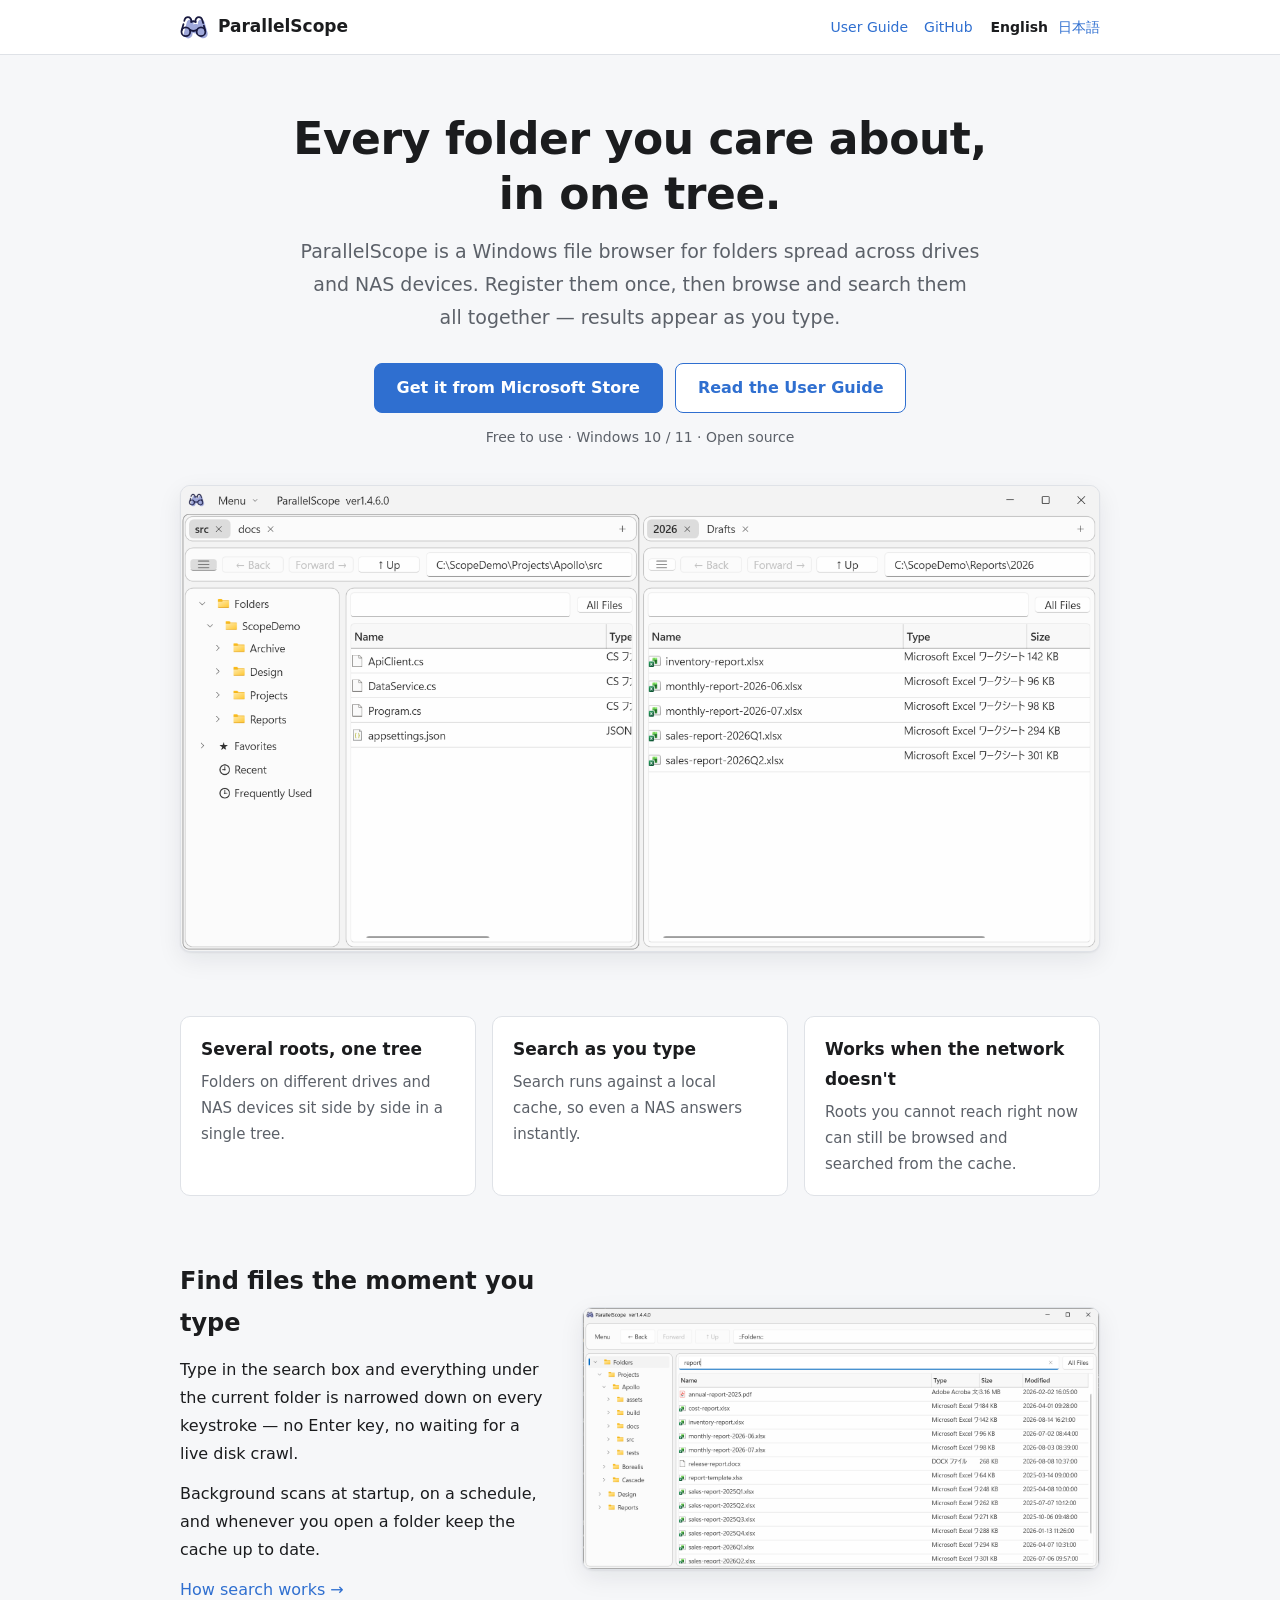
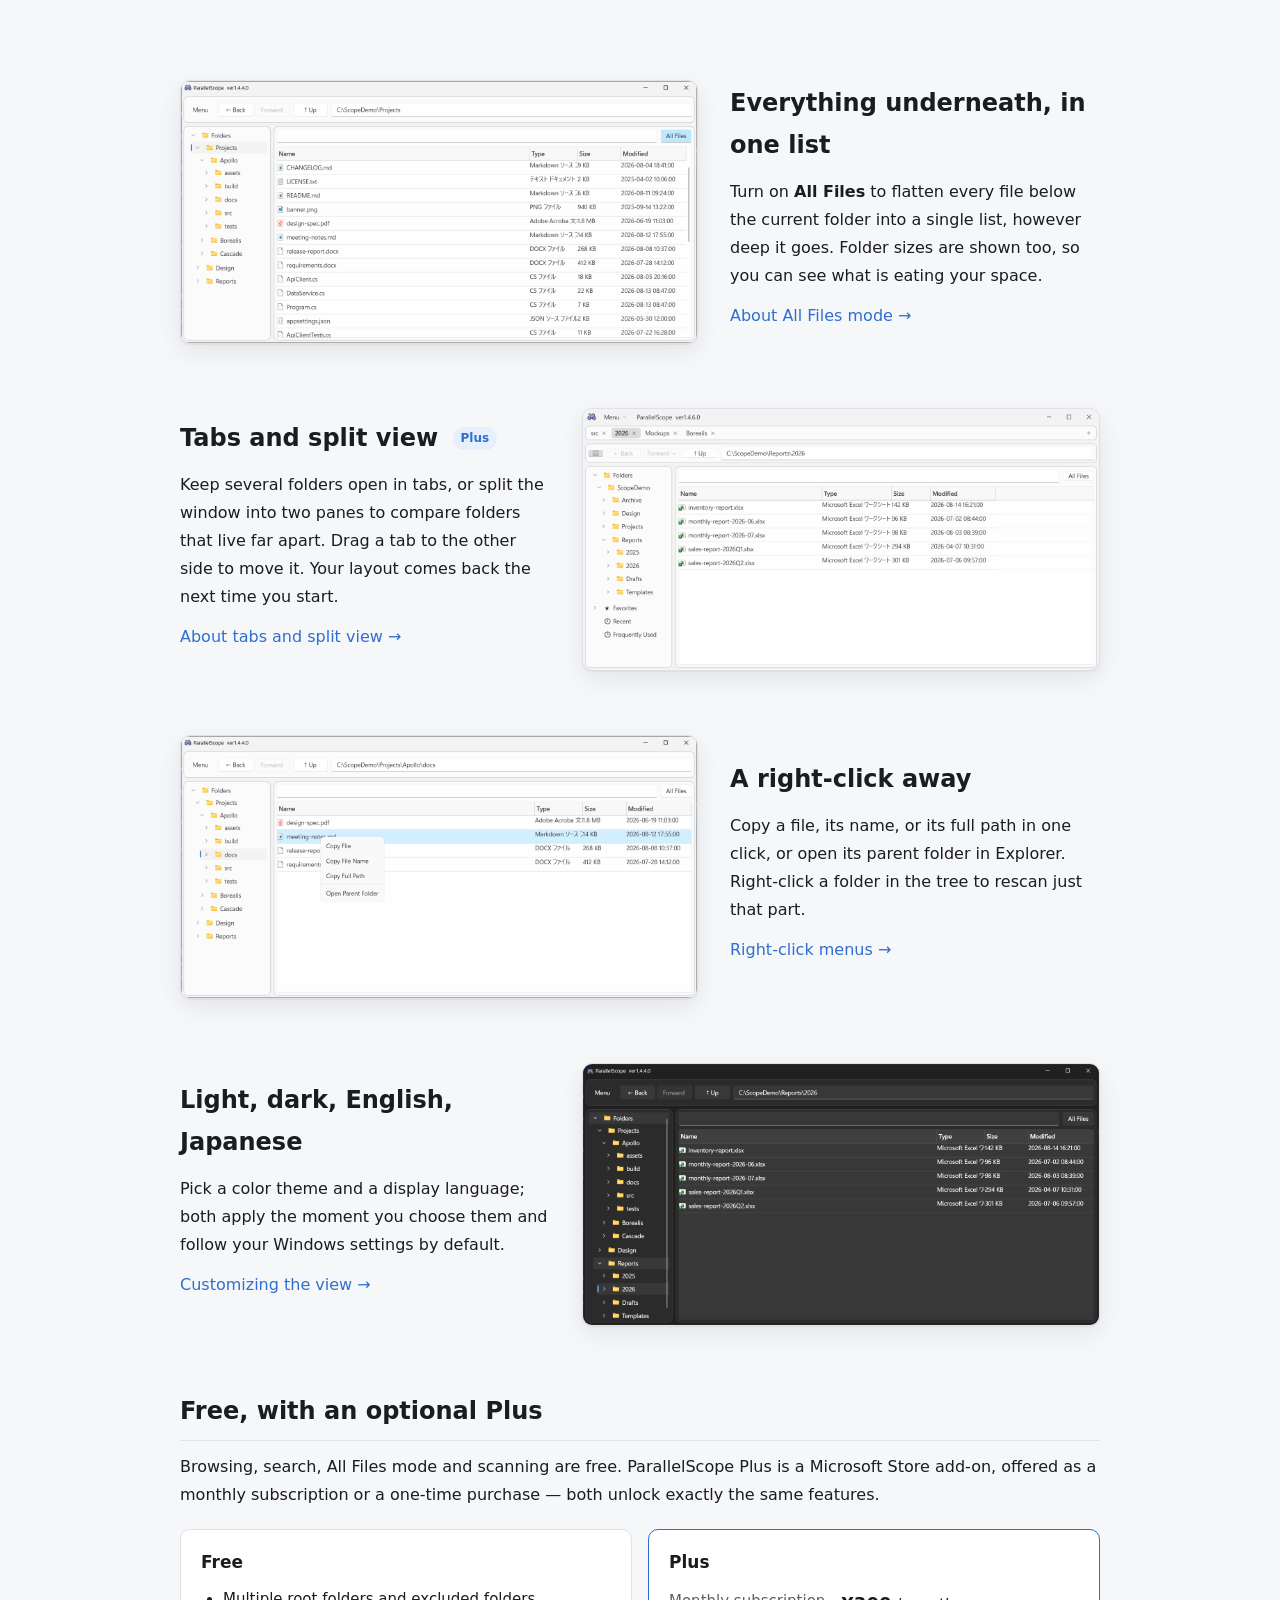
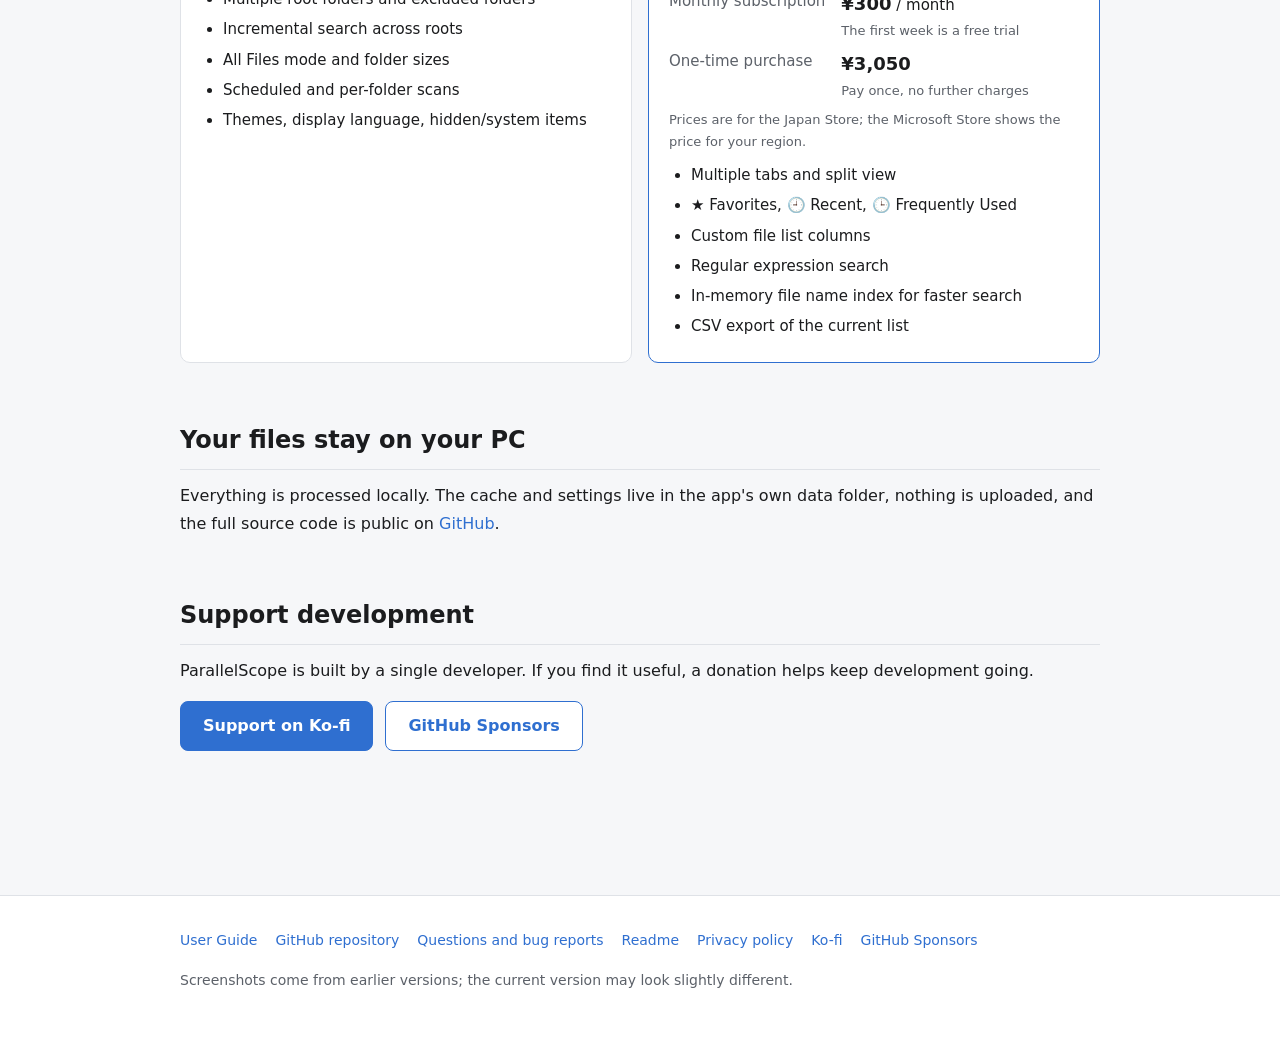
<file: docs/index.html>
<!DOCTYPE html>
<html lang="en">
<head>
<meta charset="utf-8">
<meta name="viewport" content="width=device-width, initial-scale=1">
<title>ParallelScope – Multi-Folder File Browser with Instant Search for Windows</title>
<meta name="description" content="ParallelScope is a Windows file browser that puts folders from several drives and NAS devices into one tree and searches them all as you type, backed by a local cache.">
<link rel="icon" href="images/favicon.svg" type="image/svg+xml">
<link rel="stylesheet" href="style.css">
<link rel="stylesheet" href="intro.css">
<link rel="canonical" href="https://msmsrep.github.io/ParallelScope/">
<link rel="alternate" hreflang="en" href="https://msmsrep.github.io/ParallelScope/">
<link rel="alternate" hreflang="ja" href="https://msmsrep.github.io/ParallelScope/index.ja.html">
<link rel="alternate" hreflang="x-default" href="https://msmsrep.github.io/ParallelScope/">
<meta property="og:type" content="website">
<meta property="og:site_name" content="ParallelScope">
<meta property="og:title" content="ParallelScope – Multi-Folder File Browser with Instant Search for Windows">
<meta property="og:description" content="ParallelScope is a Windows file browser that puts folders from several drives and NAS devices into one tree and searches them all as you type, backed by a local cache.">
<meta property="og:url" content="https://msmsrep.github.io/ParallelScope/">
<meta property="og:image" content="https://msmsrep.github.io/ParallelScope/images/13-split-view.png">
<meta property="og:image:width" content="1484">
<meta property="og:image:height" content="752">
<meta property="og:locale" content="en_US">
<meta name="twitter:card" content="summary_large_image">
<script type="application/ld+json">
{
  "@context": "https://schema.org",
  "@type": "SoftwareApplication",
  "name": "ParallelScope",
  "url": "https://msmsrep.github.io/ParallelScope/",
  "description": "ParallelScope is a Windows file browser that puts folders from several drives and NAS devices into one tree and searches them all as you type, backed by a local cache.",
  "inLanguage": "en",
  "operatingSystem": "Windows 10, Windows 11",
  "applicationCategory": "UtilitiesApplication",
  "image": "https://msmsrep.github.io/ParallelScope/images/13-split-view.png",
  "screenshot": [
    "https://msmsrep.github.io/ParallelScope/images/13-split-view.png",
    "https://msmsrep.github.io/ParallelScope/images/02-search.png",
    "https://msmsrep.github.io/ParallelScope/images/03-allfiles.png",
    "https://msmsrep.github.io/ParallelScope/images/12-tabs.png",
    "https://msmsrep.github.io/ParallelScope/images/09-dark.png"
  ],
  "downloadUrl": "https://apps.microsoft.com/detail/9P96W3RFPLP6",
  "offers": {
    "@type": "Offer",
    "price": "0",
    "priceCurrency": "USD"
  },
  "author": {
    "@type": "Person",
    "name": "msmsrep",
    "url": "https://github.com/msmsrep"
  },
  "codeRepository": "https://github.com/msmsrep/ParallelScope"
}
</script>
</head>
<body>

<header class="topbar">
  <div class="wrap">
    <a class="brand" href="./"><img src="images/favicon.svg" alt="">ParallelScope</a>
    <nav>
      <a href="guide.html">User Guide</a>
      <a href="https://github.com/msmsrep/ParallelScope">GitHub</a>
    </nav>
    <div class="langbar"><span class="current">English</span><a href="index.ja.html">日本語</a></div>
  </div>
</header>

<div class="wrap">

<section class="intro-hero">
  <h1>Every folder you care about,<br>in one tree.</h1>
  <p class="lead">ParallelScope is a Windows file browser for folders spread across drives and NAS devices. Register them once, then browse and search them all together — results appear as you type.</p>
  <div class="cta">
    <a class="btn primary" href="https://apps.microsoft.com/detail/9P96W3RFPLP6">Get it from Microsoft Store</a>
    <a class="btn secondary" href="guide.html">Read the User Guide</a>
  </div>
  <p class="cta-note">Free to use · Windows 10 / 11 · Open source</p>
  <figure>
    <img src="images/13-split-view.png" alt="ParallelScope in split view: two panes, each with tabs, a folder tree and a file list" width="1484" height="752">
  </figure>
</section>

<div class="highlights">
  <div class="card">
    <h3>Several roots, one tree</h3>
    <p>Folders on different drives and NAS devices sit side by side in a single tree.</p>
  </div>
  <div class="card">
    <h3>Search as you type</h3>
    <p>Search runs against a local cache, so even a NAS answers instantly.</p>
  </div>
  <div class="card">
    <h3>Works when the network doesn't</h3>
    <p>Roots you cannot reach right now can still be browsed and searched from the cache.</p>
  </div>
</div>

<section class="feature">
  <div class="feature-text">
    <h2>Find files the moment you type</h2>
    <p>Type in the search box and everything under the current folder is narrowed down on every keystroke — no Enter key, no waiting for a live disk crawl.</p>
    <p>Background scans at startup, on a schedule, and whenever you open a folder keep the cache up to date.</p>
    <p><a href="guide.html#search">How search works →</a></p>
  </div>
  <figure>
    <img src="images/02-search.png" alt="Searching for &quot;report&quot; lists matching files from every root" width="1484" height="752" loading="lazy">
  </figure>
</section>

<section class="feature reverse">
  <div class="feature-text">
    <h2>Everything underneath, in one list</h2>
    <p>Turn on <strong>All Files</strong> to flatten every file below the current folder into a single list, however deep it goes. Folder sizes are shown too, so you can see what is eating your space.</p>
    <p><a href="guide.html#allfiles">About All Files mode →</a></p>
  </div>
  <figure>
    <img src="images/03-allfiles.png" alt="All Files mode listing every file under a folder" width="1484" height="752" loading="lazy">
  </figure>
</section>

<section class="feature">
  <div class="feature-text">
    <h2>Tabs and split view <span class="plus-tag">Plus</span></h2>
    <p>Keep several folders open in tabs, or split the window into two panes to compare folders that live far apart. Drag a tab to the other side to move it. Your layout comes back the next time you start.</p>
    <p><a href="guide.html#tabs">About tabs and split view →</a></p>
  </div>
  <figure>
    <img src="images/12-tabs.png" alt="Several folders open as tabs, with Favorites, Recent and Frequently Used in the tree" width="1484" height="752" loading="lazy">
  </figure>
</section>

<section class="feature reverse">
  <div class="feature-text">
    <h2>A right-click away</h2>
    <p>Copy a file, its name, or its full path in one click, or open its parent folder in Explorer. Right-click a folder in the tree to rescan just that part.</p>
    <p><a href="guide.html#contextmenu">Right-click menus →</a></p>
  </div>
  <figure>
    <img src="images/04-context-menu.png" alt="The file list's right-click menu" width="1484" height="752" loading="lazy">
  </figure>
</section>

<section class="feature">
  <div class="feature-text">
    <h2>Light, dark, English, Japanese</h2>
    <p>Pick a color theme and a display language; both apply the moment you choose them and follow your Windows settings by default.</p>
    <p><a href="guide.html#customize">Customizing the view →</a></p>
  </div>
  <figure>
    <img src="images/09-dark.png" alt="ParallelScope in the dark theme" width="1484" height="752" loading="lazy">
  </figure>
</section>

<section id="plus">
  <h2>Free, with an optional Plus</h2>
  <p>Browsing, search, All Files mode and scanning are free. ParallelScope Plus is a Microsoft Store add-on, offered as a monthly subscription or a one-time purchase — both unlock exactly the same features.</p>
  <div class="plans">
    <div class="card">
      <h3>Free</h3>
      <ul>
        <li>Multiple root folders and excluded folders</li>
        <li>Incremental search across roots</li>
        <li>All Files mode and folder sizes</li>
        <li>Scheduled and per-folder scans</li>
        <li>Themes, display language, hidden/system items</li>
      </ul>
    </div>
    <div class="card plus">
      <h3>Plus</h3>
      <dl class="prices">
        <dt>Monthly subscription</dt><dd><strong>¥300</strong> / month<span class="price-note">The first week is a free trial</span></dd>
        <dt>One-time purchase</dt><dd><strong>¥3,050</strong><span class="price-note">Pay once, no further charges</span></dd>
      </dl>
      <p class="price-footnote">Prices are for the Japan Store; the Microsoft Store shows the price for your region.</p>
      <ul>
        <li>Multiple tabs and split view</li>
        <li>★ Favorites, 🕘 Recent, 🕒 Frequently Used</li>
        <li>Custom file list columns</li>
        <li>Regular expression search</li>
        <li>In-memory file name index for faster search</li>
        <li>CSV export of the current list</li>
      </ul>
    </div>
  </div>
</section>

<section id="privacy">
  <h2>Your files stay on your PC</h2>
  <p>Everything is processed locally. The cache and settings live in the app's own data folder, nothing is uploaded, and the full source code is public on <a href="https://github.com/msmsrep/ParallelScope">GitHub</a>.</p>
</section>

<section id="support">
  <h2>Support development</h2>
  <p>ParallelScope is built by a single developer. If you find it useful, a donation helps keep development going.</p>
  <div class="support-links">
    <a class="btn primary" href="https://ko-fi.com/msmsrep">Support on Ko-fi</a>
    <a class="btn secondary" href="https://github.com/sponsors/msmsrep">GitHub Sponsors</a>
  </div>
</section>

</div>

<footer>
  <div class="wrap">
    <ul>
      <li><a href="guide.html">User Guide</a></li>
      <li><a href="https://github.com/msmsrep/ParallelScope">GitHub repository</a></li>
      <li><a href="https://github.com/msmsrep/ParallelScope/issues">Questions and bug reports</a></li>
      <li><a href="https://github.com/msmsrep/ParallelScope/blob/main/Readme.md">Readme</a></li>
      <li><a href="privacy.html">Privacy policy</a></li>
      <li><a href="https://ko-fi.com/msmsrep">Ko-fi</a></li>
      <li><a href="https://github.com/sponsors/msmsrep">GitHub Sponsors</a></li>
    </ul>
    <p>Screenshots come from earlier versions; the current version may look slightly different.</p>
  </div>
</footer>

</body>
</html>
</file>
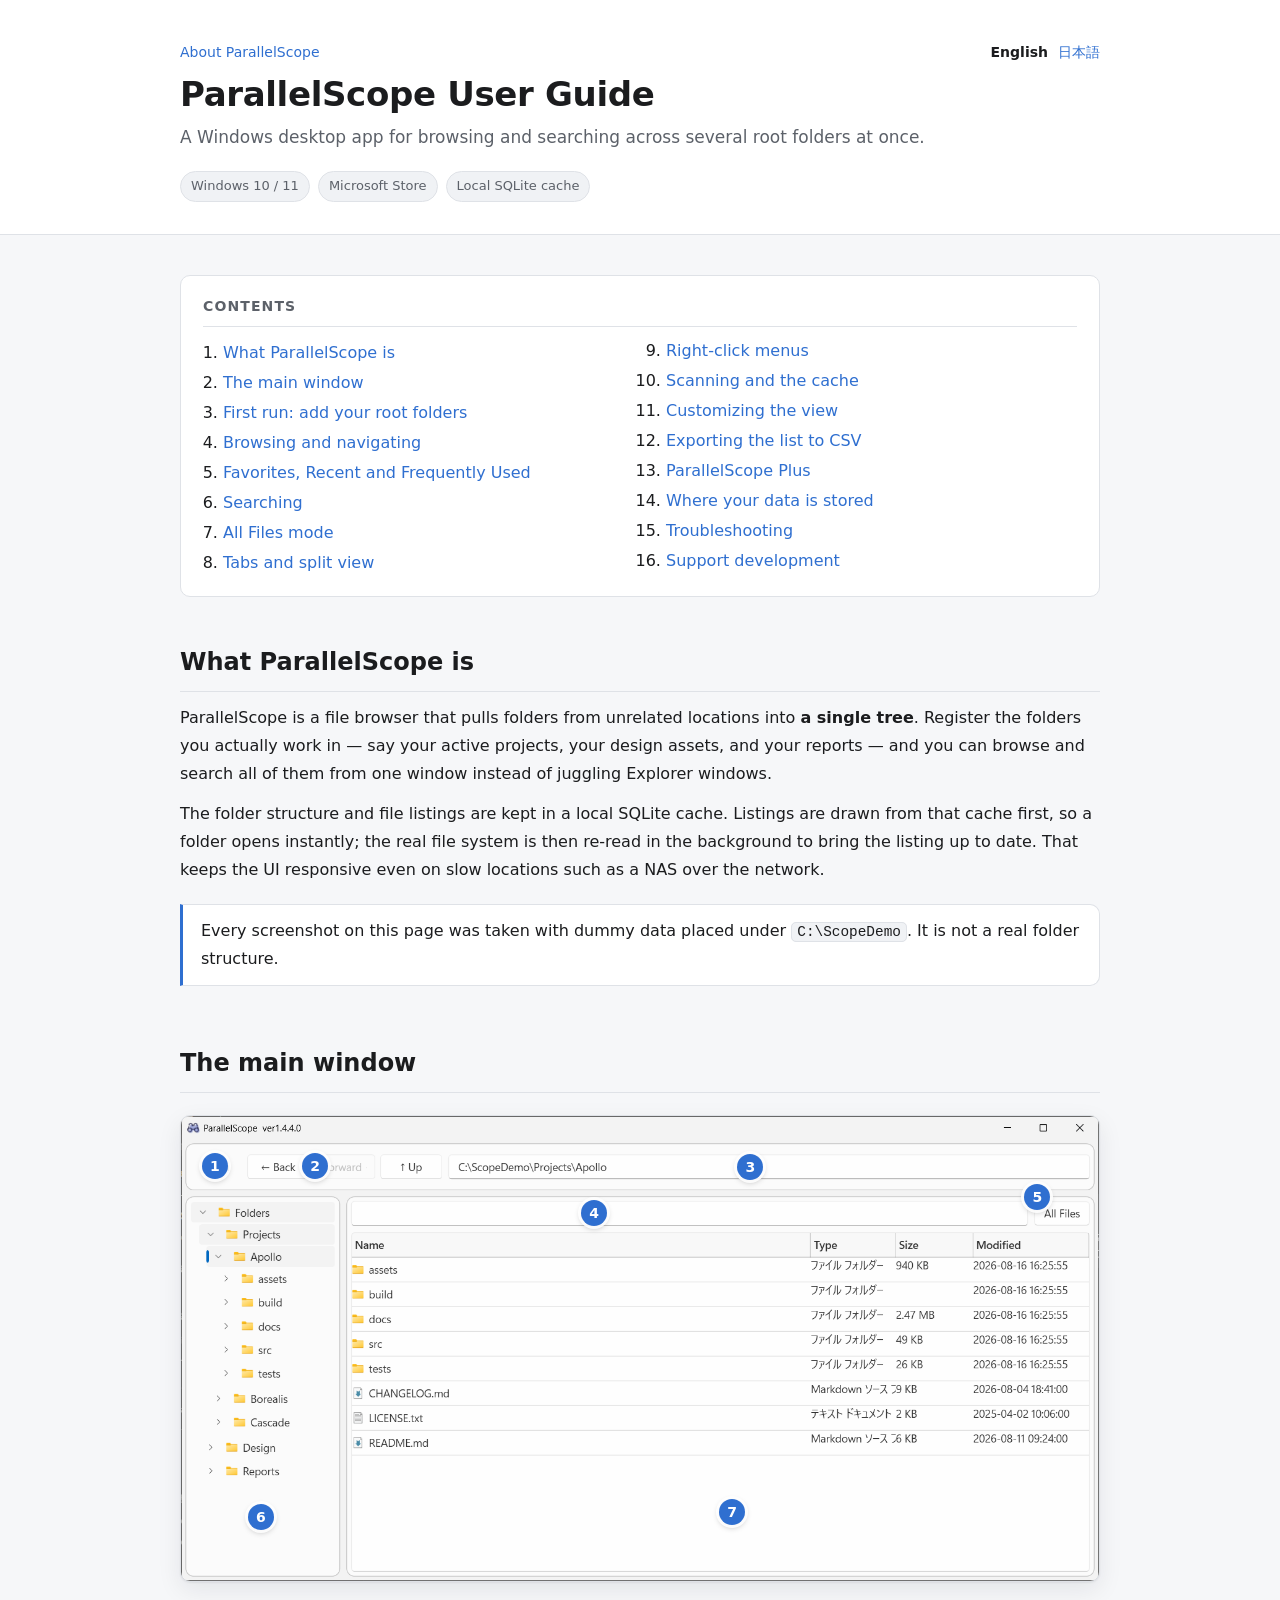
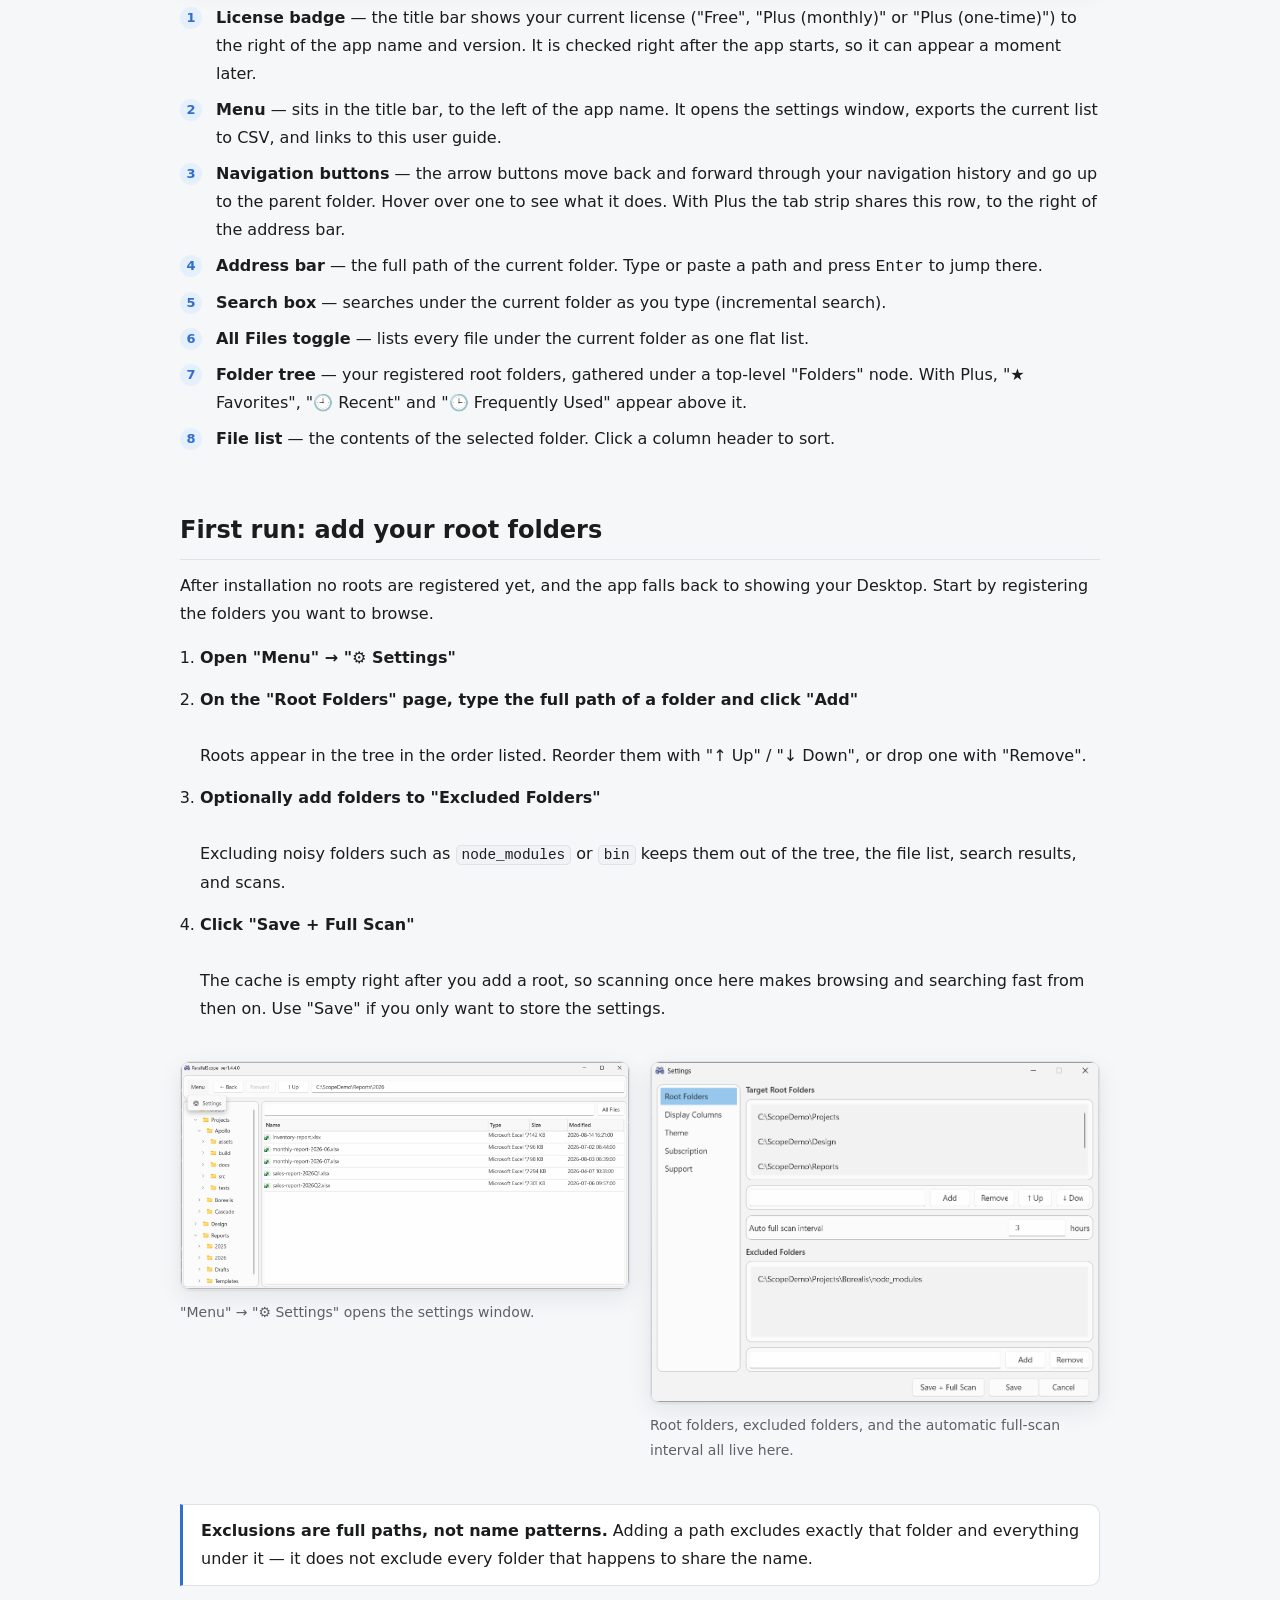
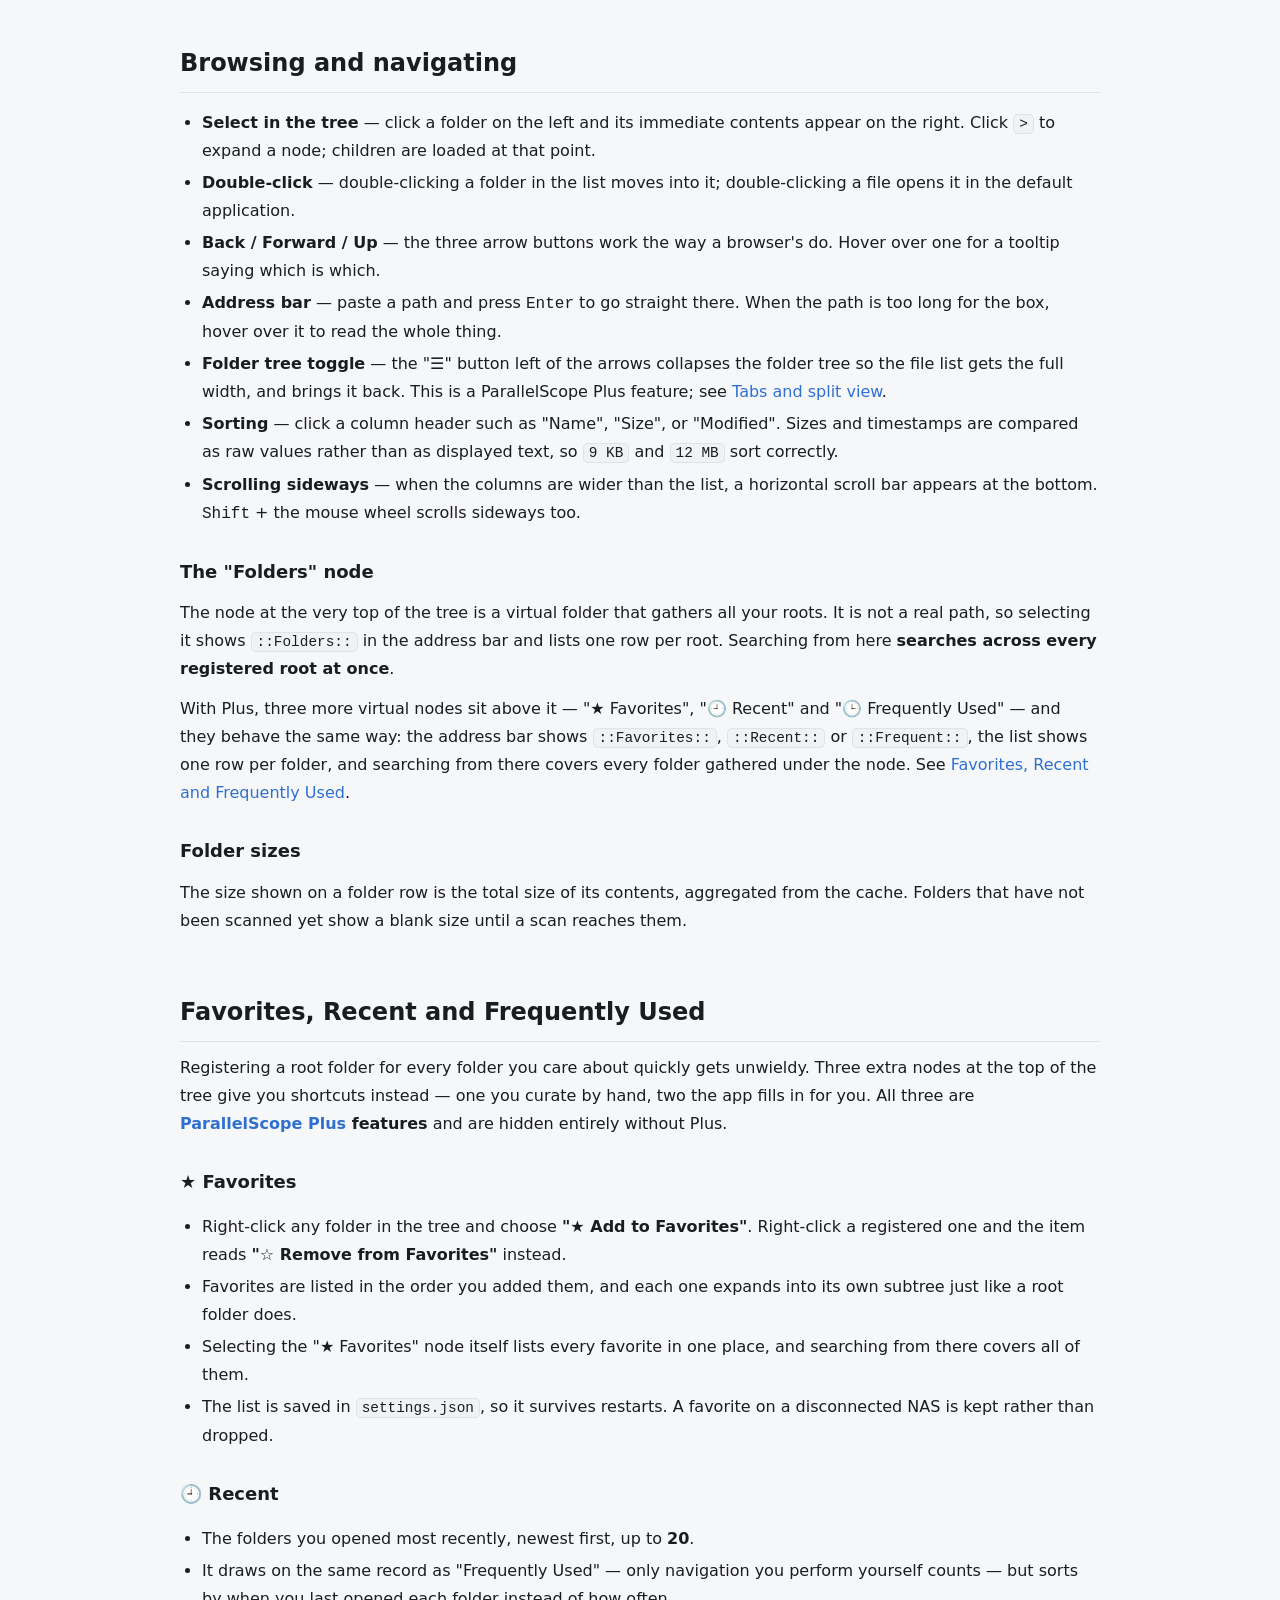
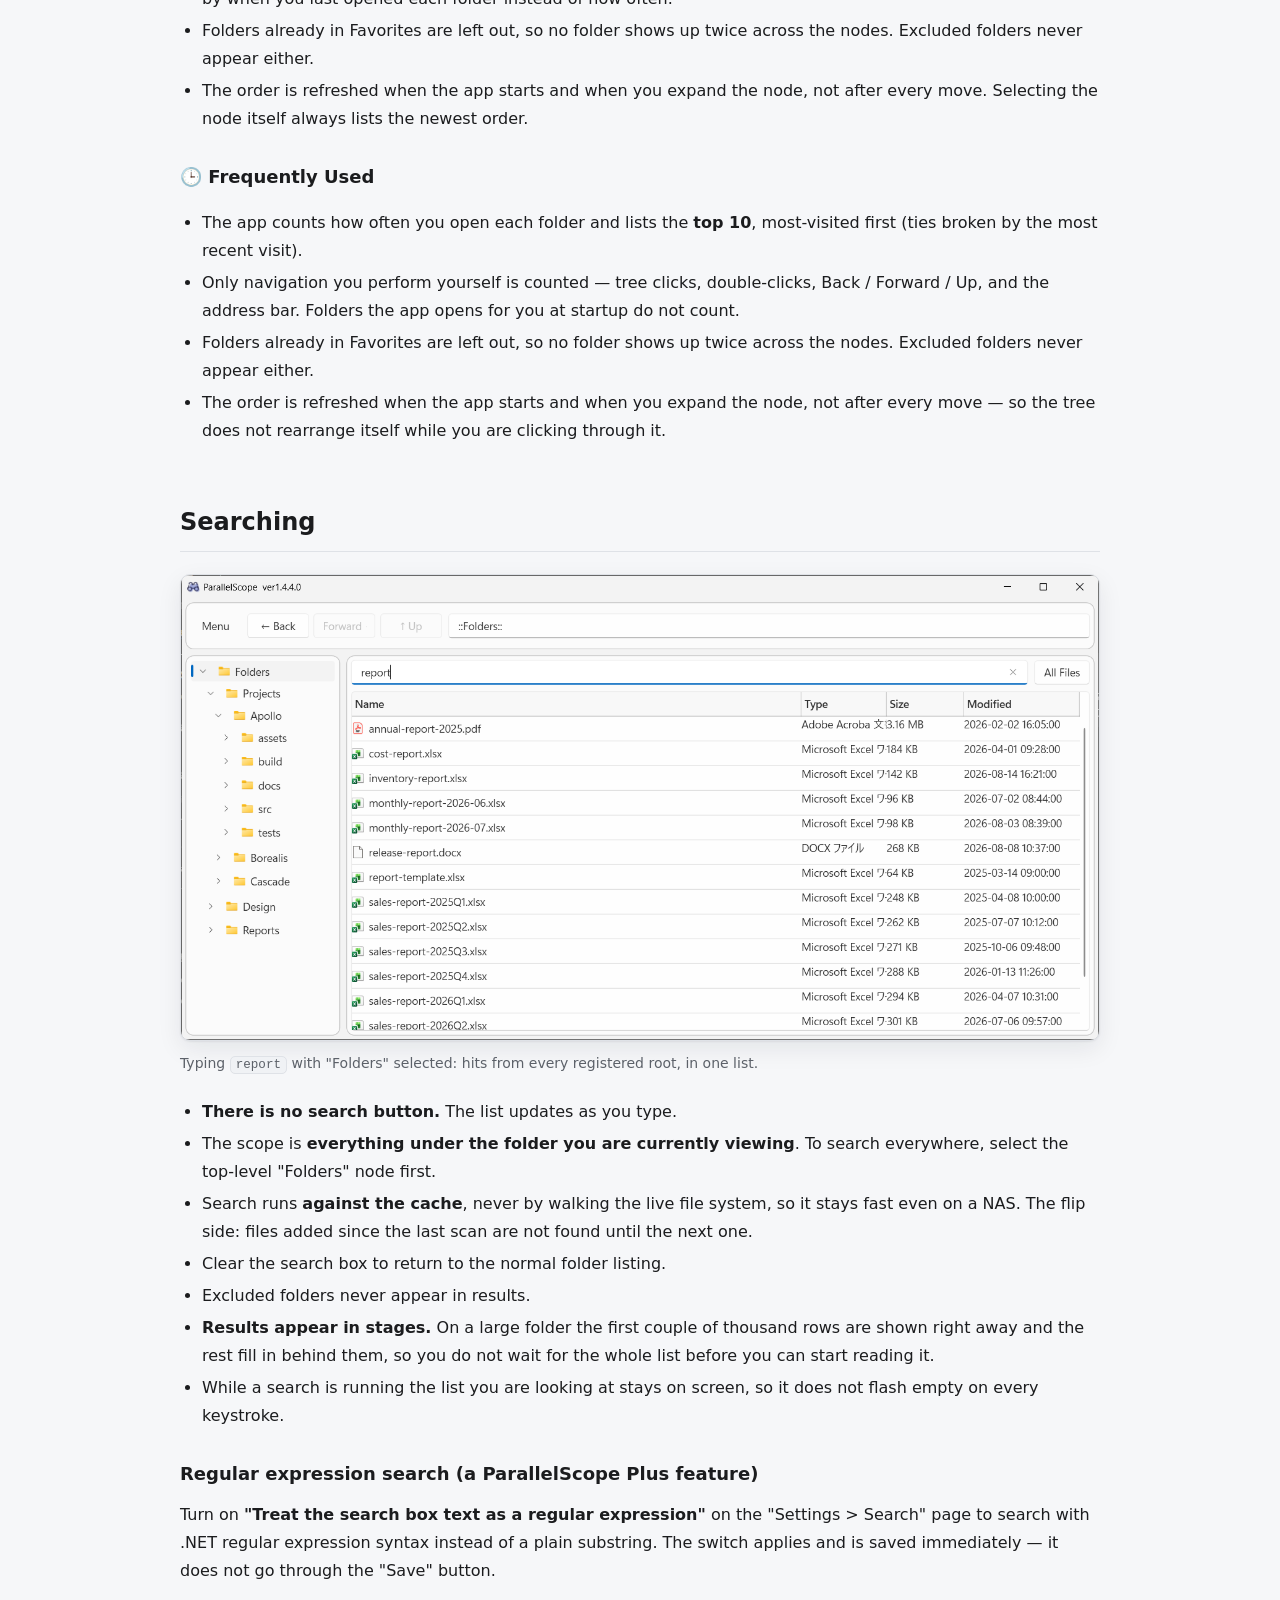
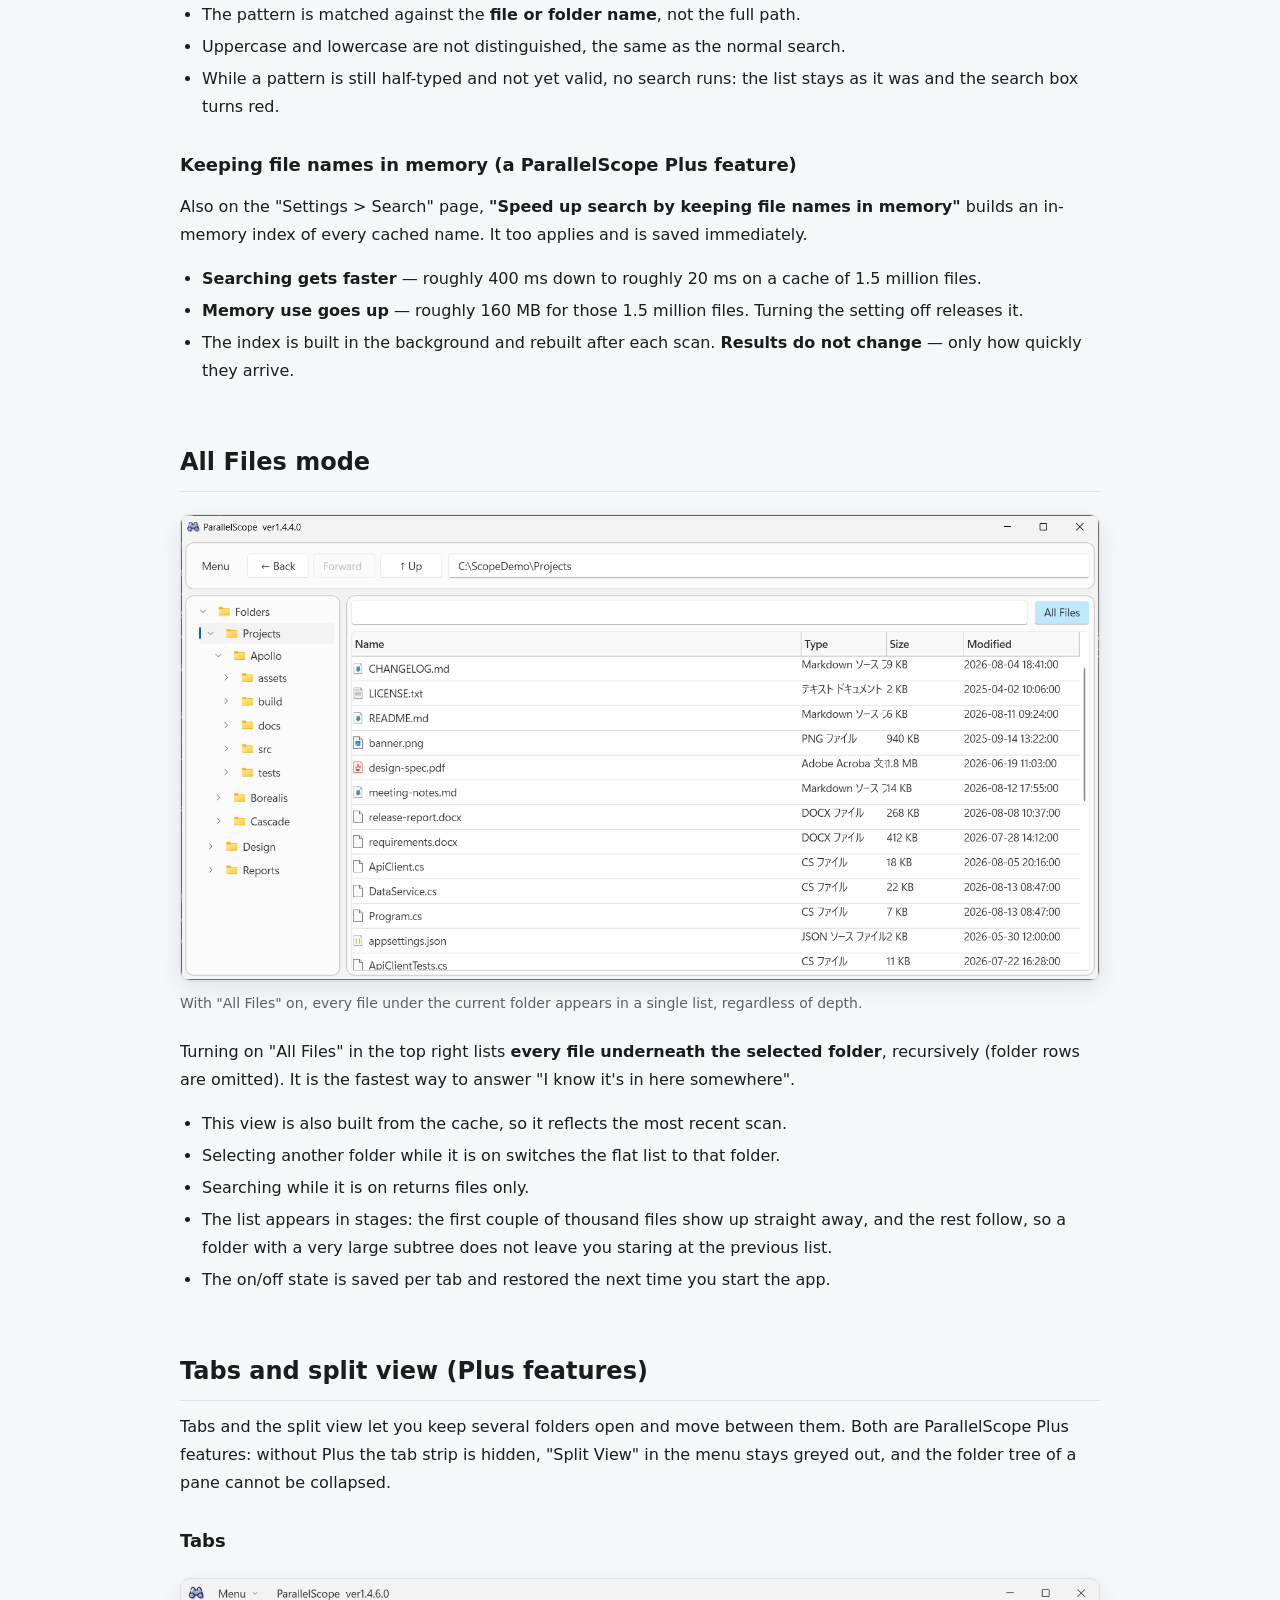
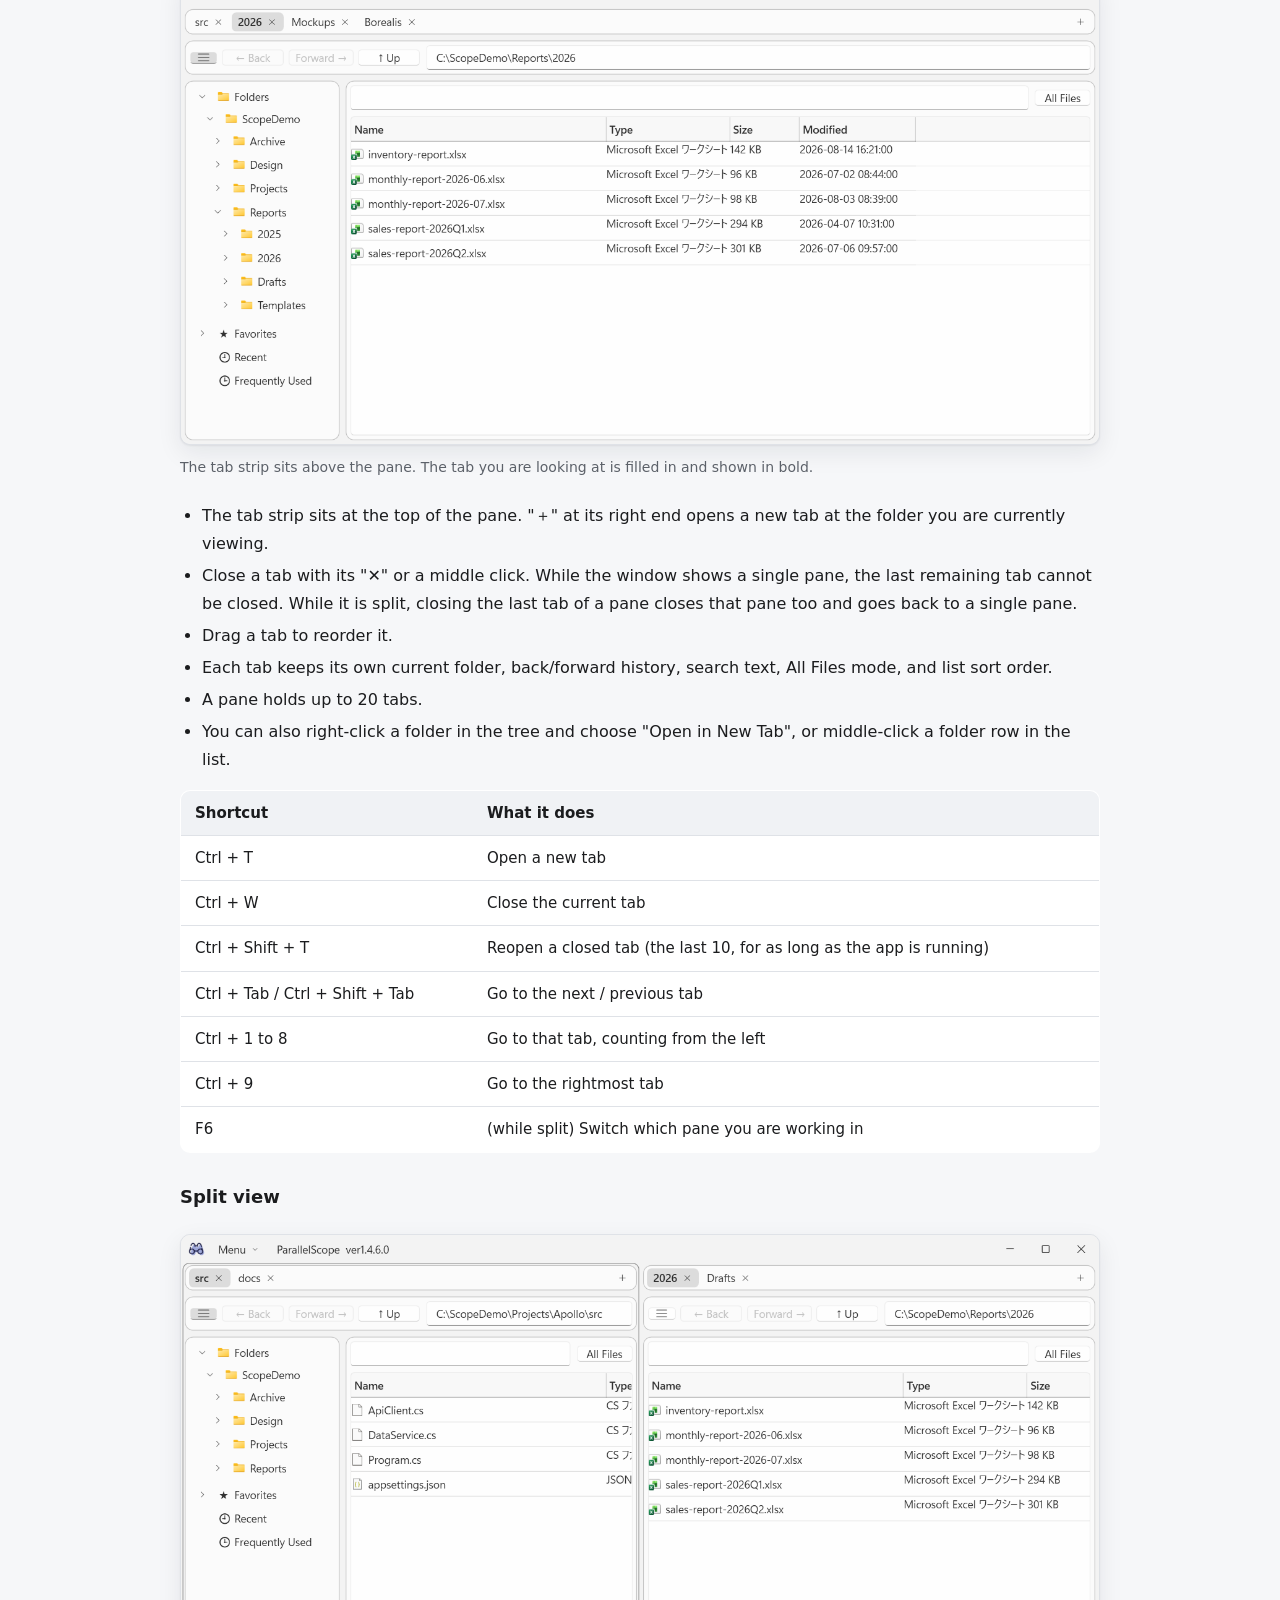
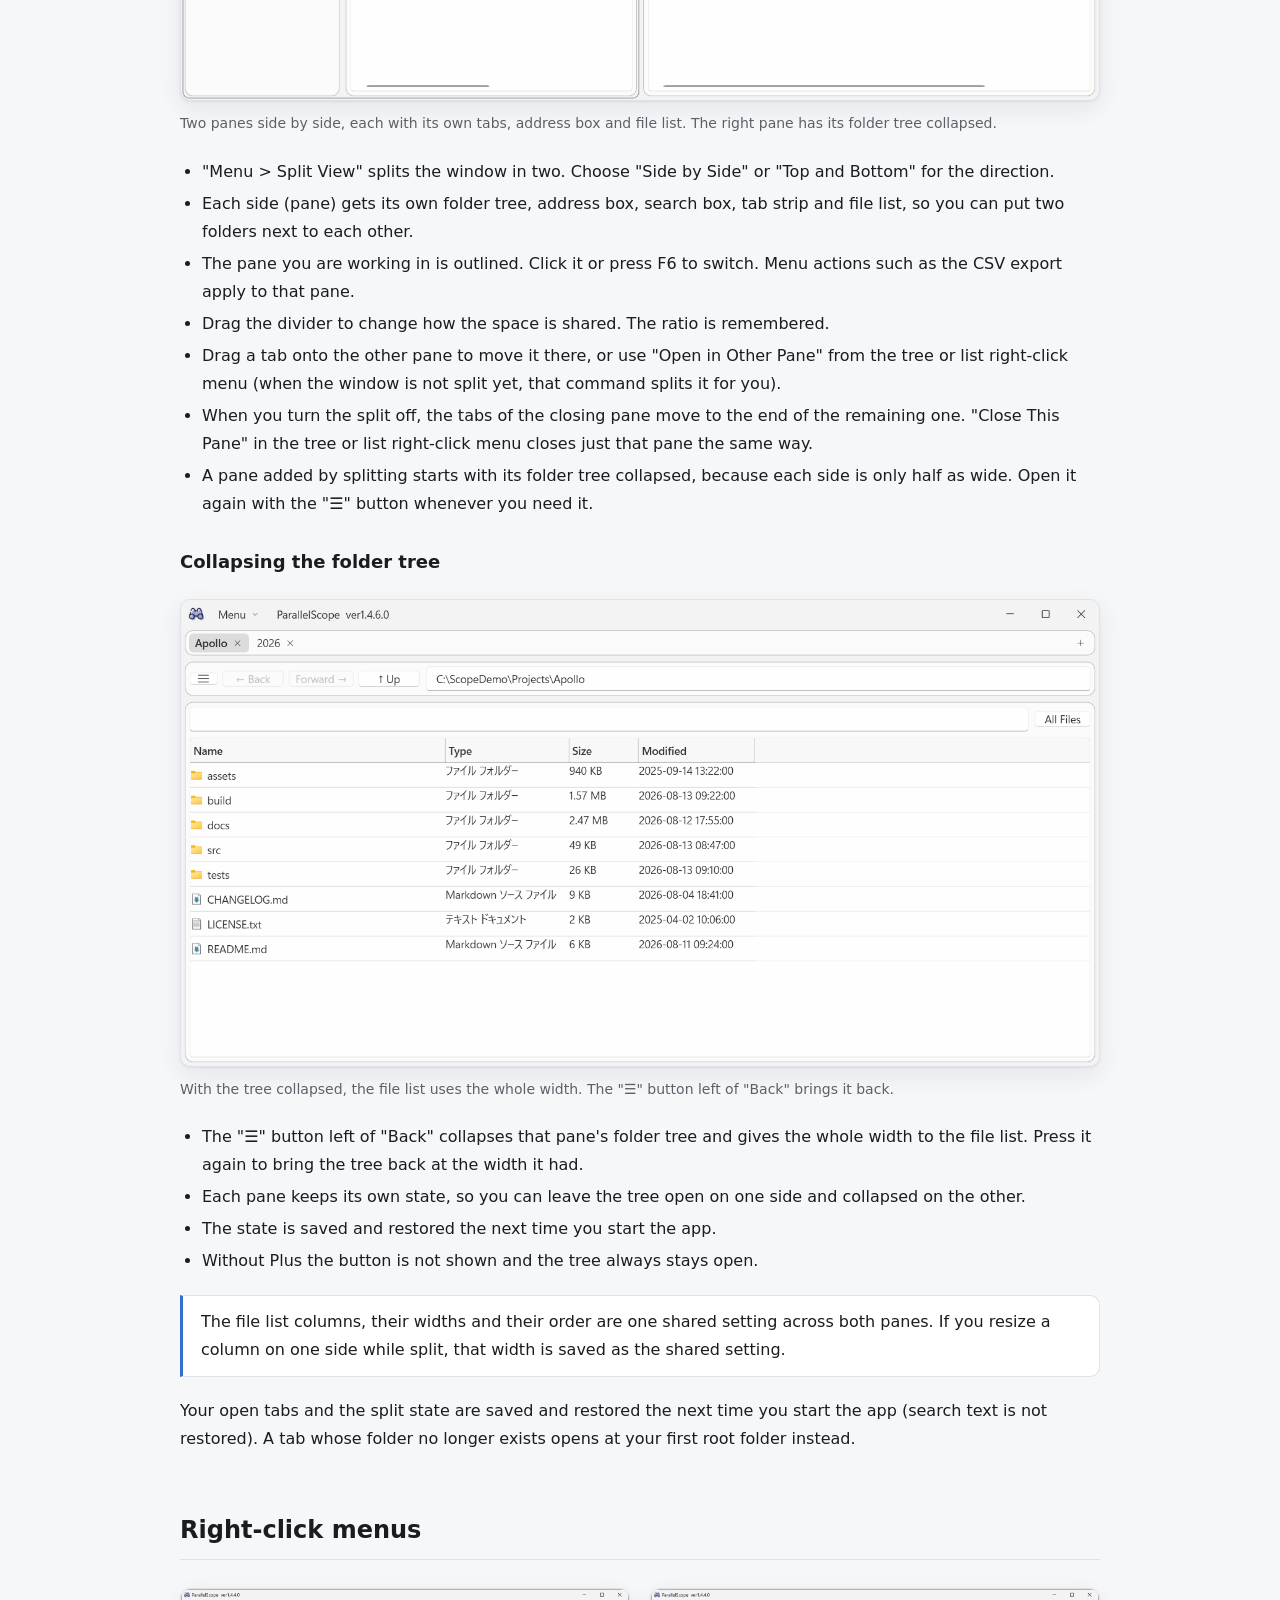
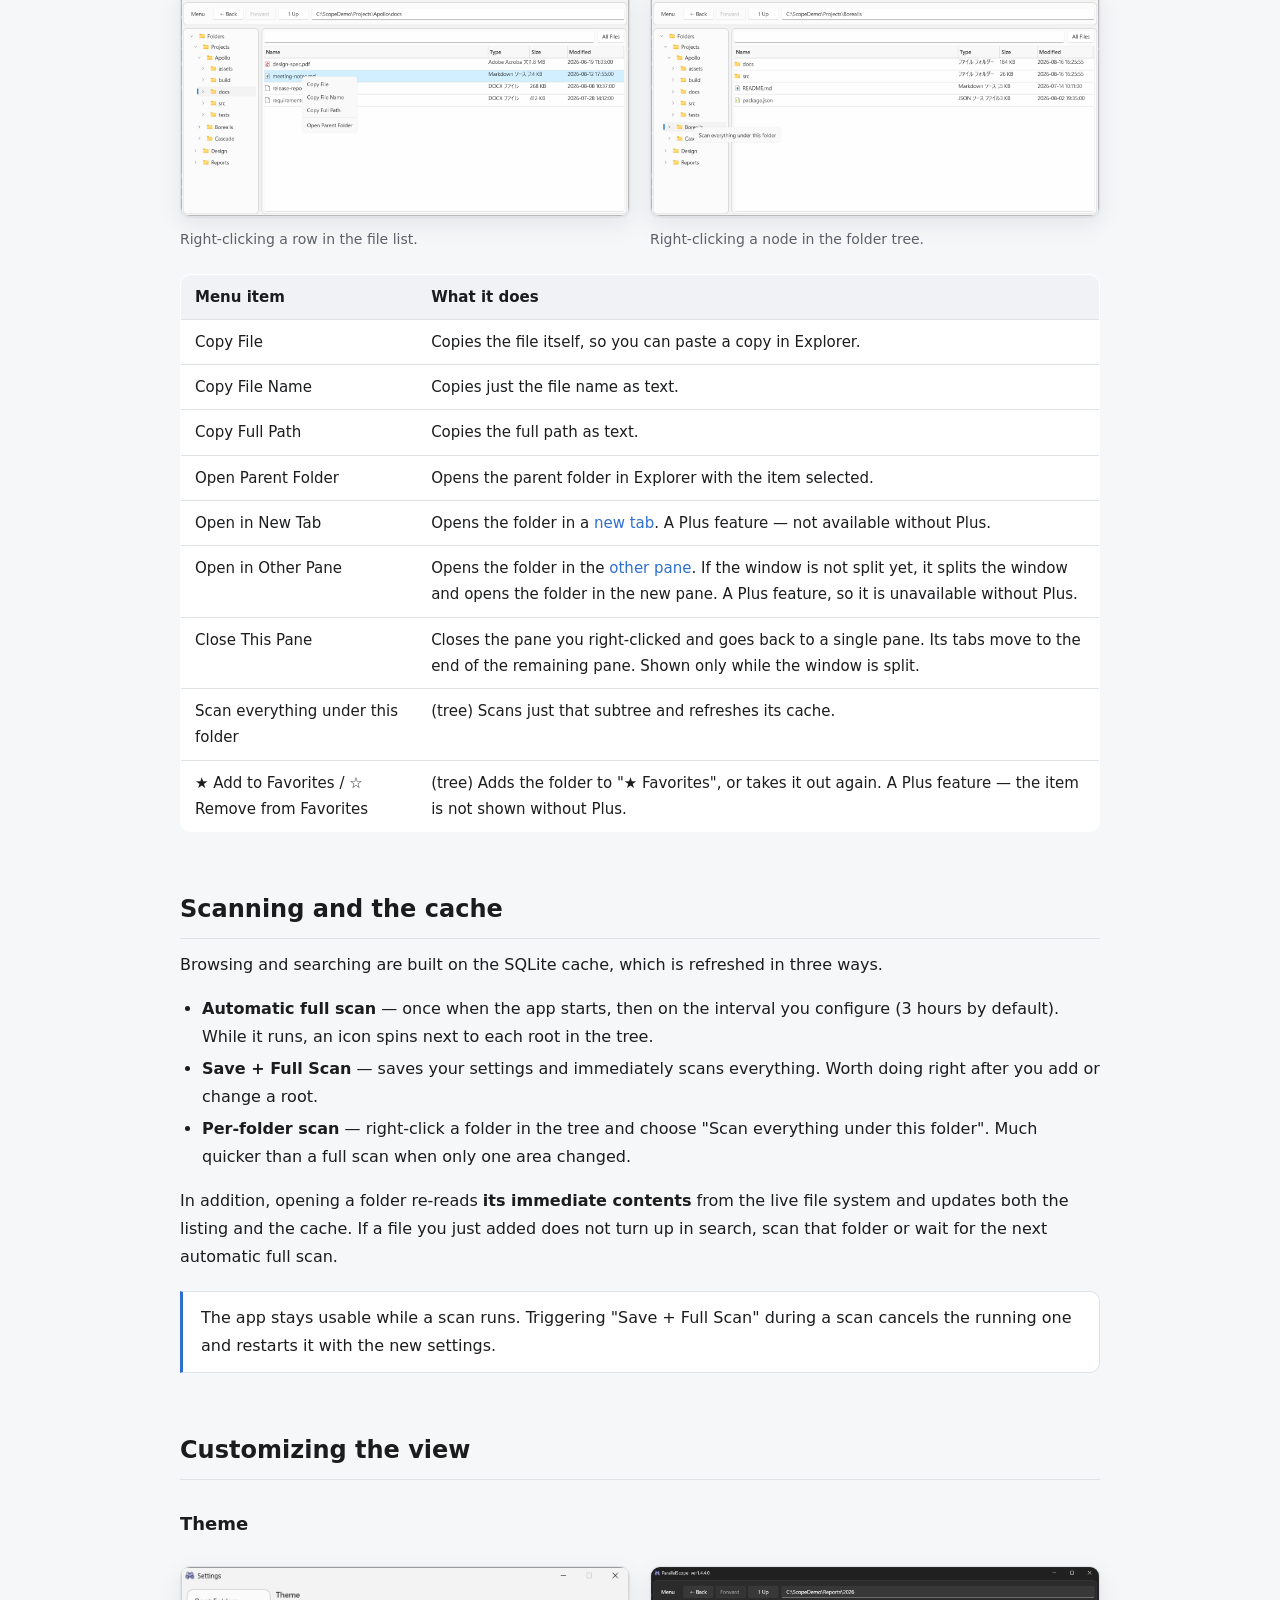
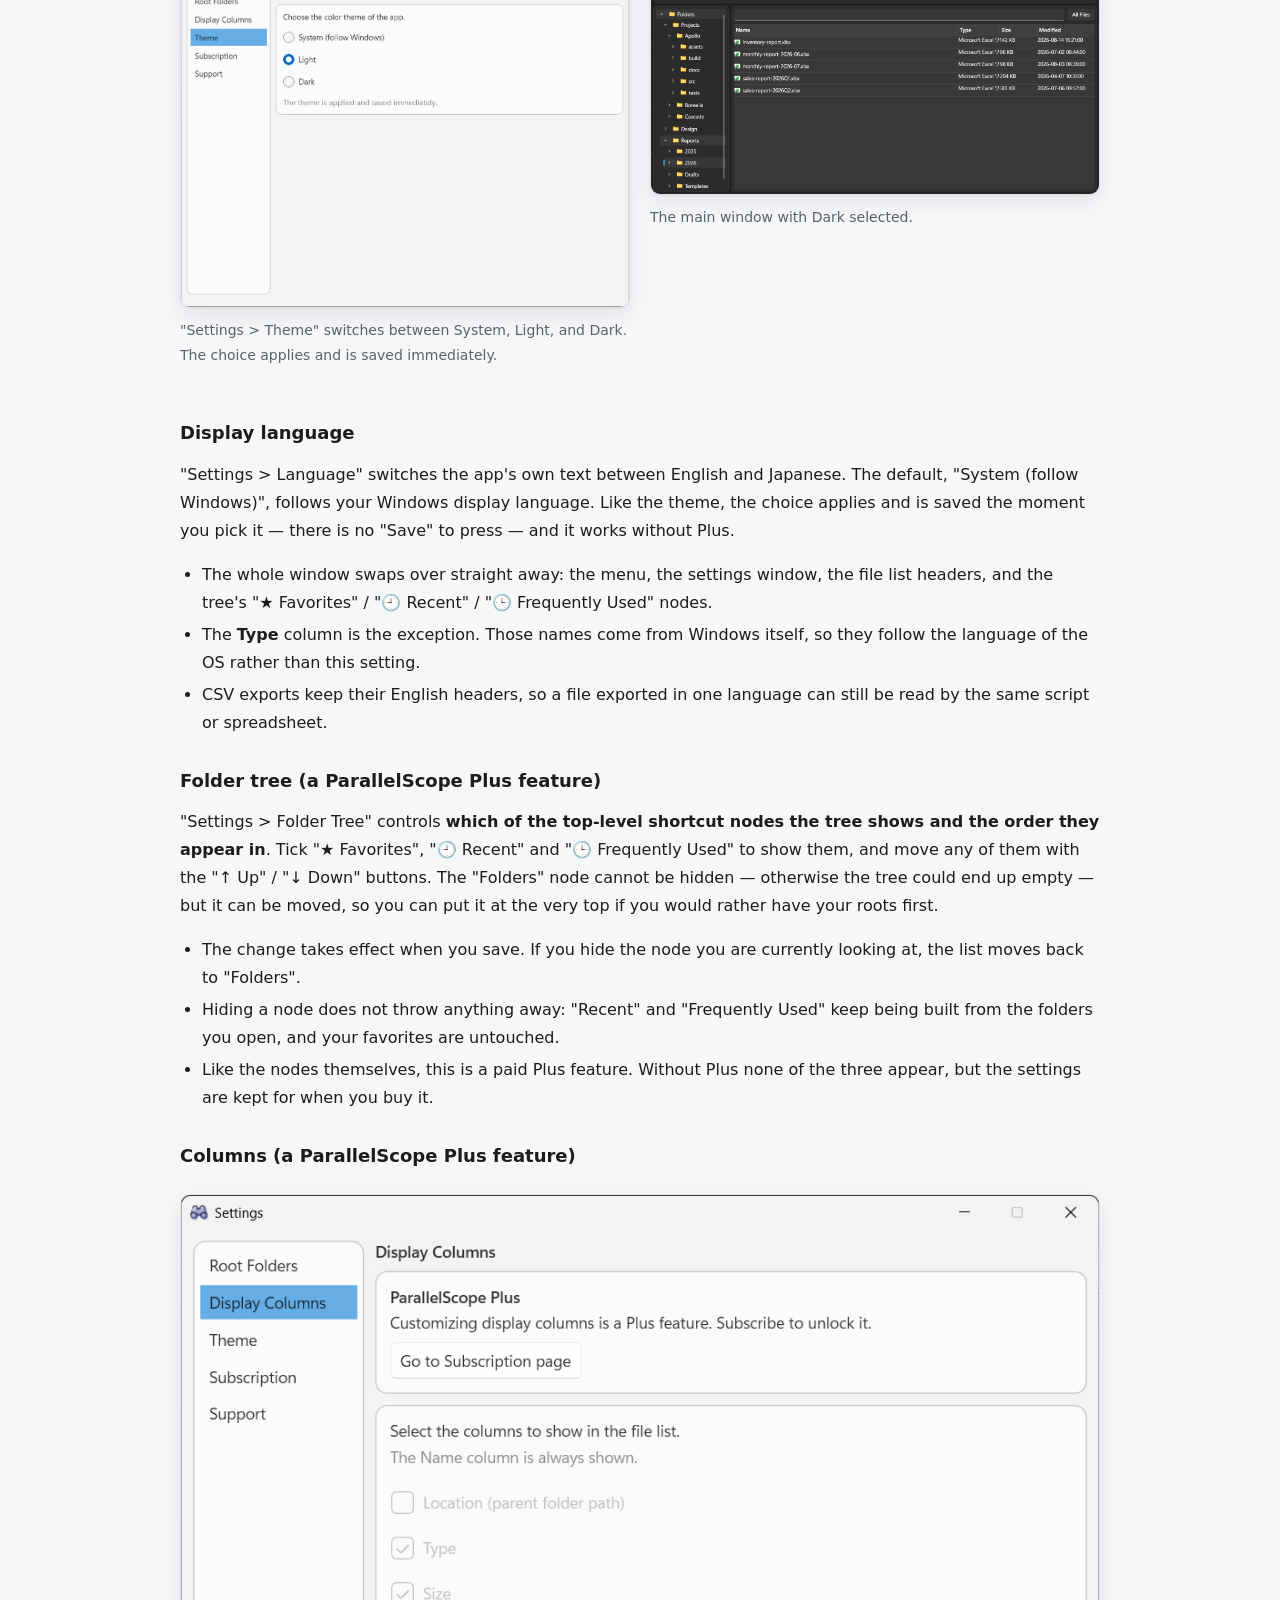
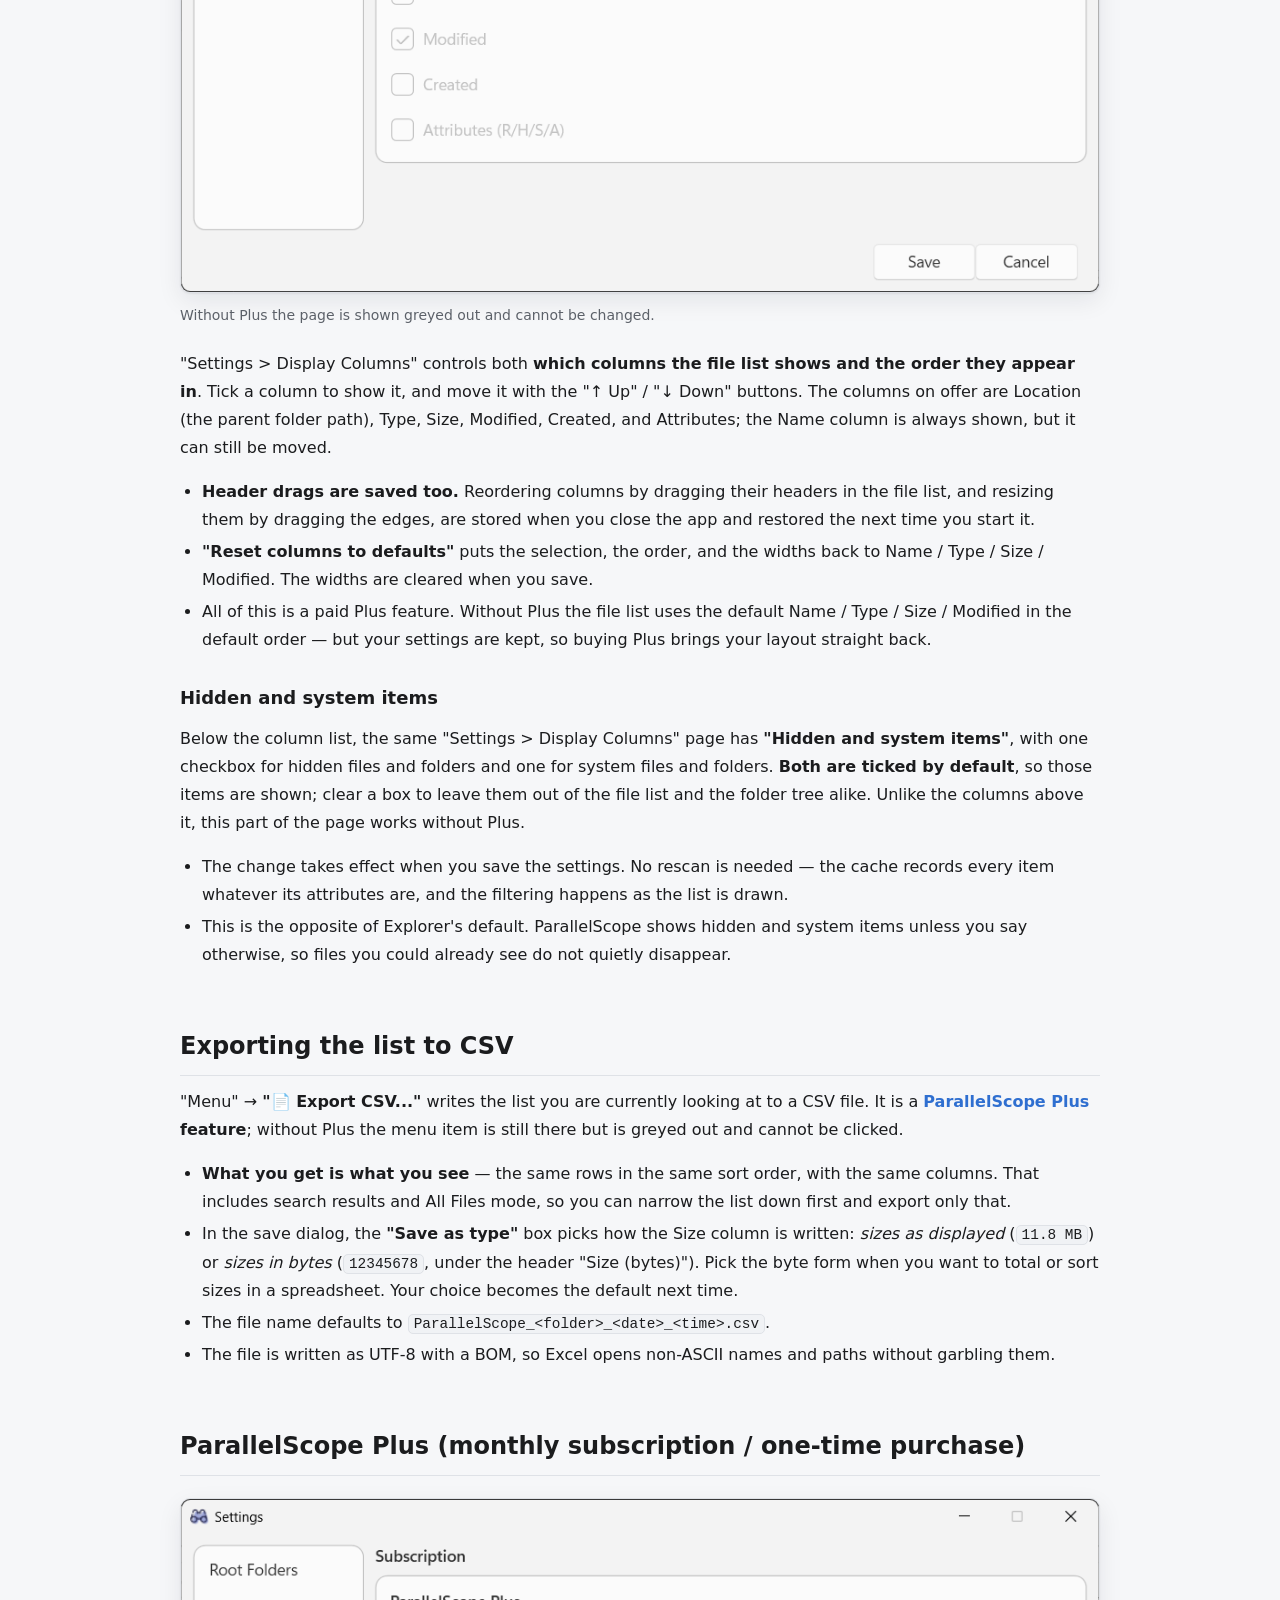
<file: docs/guide.html>
﻿<!DOCTYPE html>
<html lang="en">
<head>
<meta charset="utf-8">
<meta name="viewport" content="width=device-width, initial-scale=1">
<title>ParallelScope User Guide</title>
<meta name="description" content="User guide for ParallelScope, a Windows file browser that spans multiple root folders. Screen layout, first-time setup, search, All Files mode, tabs and the split view, Favorites, Recent and Frequently Used folders, CSV export, the English / Japanese display language, hidden and system items, and how scanning and the cache work — with screenshots.">
<link rel="icon" href="images/favicon.svg" type="image/svg+xml">
<link rel="stylesheet" href="style.css">
<link rel="canonical" href="https://msmsrep.github.io/ParallelScope/guide.html">
<link rel="alternate" hreflang="en" href="https://msmsrep.github.io/ParallelScope/guide.html">
<link rel="alternate" hreflang="ja" href="https://msmsrep.github.io/ParallelScope/guide.ja.html">
<link rel="alternate" hreflang="x-default" href="https://msmsrep.github.io/ParallelScope/guide.html">
<meta property="og:type" content="website">
<meta property="og:site_name" content="ParallelScope">
<meta property="og:title" content="ParallelScope User Guide">
<meta property="og:description" content="User guide for ParallelScope, a Windows file browser that spans multiple root folders. Screen layout, first-time setup, search, All Files mode, tabs and the split view, Favorites, Recent and Frequently Used folders, CSV export, the English / Japanese display language, hidden and system items, and how scanning and the cache work — with screenshots.">
<meta property="og:url" content="https://msmsrep.github.io/ParallelScope/guide.html">
<meta property="og:image" content="https://msmsrep.github.io/ParallelScope/images/13-split-view.png">
<meta property="og:image:width" content="1484">
<meta property="og:image:height" content="752">
<meta property="og:locale" content="en_US">
<meta name="twitter:card" content="summary_large_image">
</head>
<body>

<header class="hero">
  <div class="wrap">
    <div class="langbar"><a class="intro-link" href="./">About ParallelScope</a><span class="current">English</span><a href="guide.ja.html">日本語</a></div>
    <h1>ParallelScope User Guide</h1>
    <p class="tagline">A Windows desktop app for browsing and searching across several root folders at once.</p>
    <div class="badges">
      <span class="badge">Windows 10 / 11</span>
      <span class="badge">Microsoft Store</span>
      <span class="badge">Local SQLite cache</span>
    </div>
  </div>
</header>

<div class="wrap">

<nav class="toc">
  <h2>Contents</h2>
  <ol>
    <li><a href="#about">What ParallelScope is</a></li>
    <li><a href="#screen">The main window</a></li>
    <li><a href="#setup">First run: add your root folders</a></li>
    <li><a href="#browse">Browsing and navigating</a></li>
    <li><a href="#favorites">Favorites, Recent and Frequently Used</a></li>
    <li><a href="#search">Searching</a></li>
    <li><a href="#allfiles">All Files mode</a></li>
    <li><a href="#tabs">Tabs and split view</a></li>
    <li><a href="#contextmenu">Right-click menus</a></li>
    <li><a href="#scan">Scanning and the cache</a></li>
    <li><a href="#customize">Customizing the view</a></li>
    <li><a href="#csv">Exporting the list to CSV</a></li>
    <li><a href="#plus">ParallelScope Plus</a></li>
    <li><a href="#data">Where your data is stored</a></li>
    <li><a href="#tips">Troubleshooting</a></li>
    <li><a href="#support">Support development</a></li>
  </ol>
</nav>

<section id="about">
  <h2>What ParallelScope is</h2>
  <p>
    ParallelScope is a file browser that pulls folders from unrelated locations into <strong>a single tree</strong>.
    Register the folders you actually work in — say your active projects, your design assets, and your reports —
    and you can browse and search all of them from one window instead of juggling Explorer windows.
  </p>
  <p>
    The folder structure and file listings are kept in a local SQLite cache. Listings are drawn from that cache first,
    so a folder opens instantly; the real file system is then re-read in the background to bring the listing up to date.
    That keeps the UI responsive even on slow locations such as a NAS over the network.
  </p>
  <div class="note">
    <p>Every screenshot on this page was taken with dummy data placed under <code>C:\ScopeDemo</code>. It is not a real folder structure.</p>
  </div>
</section>

<section id="screen">
  <h2>The main window</h2>
  <figure class="callout-shot">
    <a href="images/01-overview.png"><img src="images/01-overview.png" alt="The ParallelScope main window, with the folder tree on the left and the file list on the right"></a>
    <span class="pin" style="left:3.8%;  top:10.9%">1</span>
    <span class="pin" style="left:14.7%; top:10.9%">2</span>
    <span class="pin" style="left:62%;   top:11%">3</span>
    <span class="pin" style="left:45%;   top:20.9%">4</span>
    <span class="pin" style="left:93.2%; top:17.6%">5</span>
    <span class="pin" style="left:8.8%;  top:86%">6</span>
    <span class="pin" style="left:60%;   top:85%">7</span>
  </figure>
  <ol class="legend">
    <li><span><strong>License badge</strong> — the title bar shows your current license ("Free", "Plus (monthly)" or "Plus (one-time)") to the right of the app name and version. It is checked right after the app starts, so it can appear a moment later.</span></li>
    <li><span><strong>Menu</strong> — sits in the title bar, to the left of the app name. It opens the settings window, exports the current list to CSV, and links to this user guide.</span></li>
    <li><span><strong>Navigation buttons</strong> — the arrow buttons move back and forward through your navigation history and go up to the parent folder. Hover over one to see what it does. With Plus the tab strip shares this row, to the right of the address bar.</span></li>
    <li><span><strong>Address bar</strong> — the full path of the current folder. Type or paste a path and press <kbd>Enter</kbd> to jump there.</span></li>
    <li><span><strong>Search box</strong> — searches under the current folder as you type (incremental search).</span></li>
    <li><span><strong>All Files toggle</strong> — lists every file under the current folder as one flat list.</span></li>
    <li><span><strong>Folder tree</strong> — your registered root folders, gathered under a top-level "Folders" node. With Plus, "★ Favorites", "🕘 Recent" and "🕒 Frequently Used" appear above it.</span></li>
    <li><span><strong>File list</strong> — the contents of the selected folder. Click a column header to sort.</span></li>
  </ol>
</section>

<section id="setup">
  <h2>First run: add your root folders</h2>
  <p>After installation no roots are registered yet, and the app falls back to showing your Desktop. Start by registering the folders you want to browse.</p>

  <ol class="steps">
    <li><strong>Open "Menu" → "⚙ Settings"</strong></li>
    <li><strong>On the "Root Folders" page, type the full path of a folder and click "Add"</strong>
      <br>Roots appear in the tree in the order listed. Reorder them with "↑ Up" / "↓ Down", or drop one with "Remove".</li>
    <li><strong>Optionally add folders to "Excluded Folders"</strong>
      <br>Excluding noisy folders such as <code>node_modules</code> or <code>bin</code> keeps them out of the tree, the file list, search results, and scans.</li>
    <li><strong>Click "Save + Full Scan"</strong>
      <br>The cache is empty right after you add a root, so scanning once here makes browsing and searching fast from then on. Use "Save" if you only want to store the settings.</li>
  </ol>

  <div class="shot-pair">
    <figure>
      <a href="images/11-menu.png"><img src="images/11-menu.png" alt="Clicking Menu and choosing Settings"></a>
      <figcaption>"Menu" → "⚙ Settings" opens the settings window.</figcaption>
    </figure>
    <figure>
      <a href="images/06-settings-roots.png"><img src="images/06-settings-roots.png" alt="The Root Folders page of the settings window"></a>
      <figcaption>Root folders, excluded folders, and the automatic full-scan interval all live here.</figcaption>
    </figure>
  </div>

  <div class="note">
    <p><strong>Exclusions are full paths, not name patterns.</strong> Adding a path excludes exactly that folder and everything under it — it does not exclude every folder that happens to share the name.</p>
  </div>
</section>

<section id="browse">
  <h2>Browsing and navigating</h2>
  <ul>
    <li><strong>Select in the tree</strong> — click a folder on the left and its immediate contents appear on the right. Click <code>&gt;</code> to expand a node; children are loaded at that point.</li>
    <li><strong>Double-click</strong> — double-clicking a folder in the list moves into it; double-clicking a file opens it in the default application.</li>
    <li><strong>Back / Forward / Up</strong> — the three arrow buttons work the way a browser's do. Hover over one for a tooltip saying which is which.</li>
    <li><strong>Address bar</strong> — paste a path and press <kbd>Enter</kbd> to go straight there. When the path is too long for the box, hover over it to read the whole thing.</li>
    <li><strong>Folder tree toggle</strong> — the "☰" button left of the arrows collapses the folder tree so the file list gets the full width, and brings it back. This is a ParallelScope Plus feature; see <a href="#tabs">Tabs and split view</a>.</li>
    <li><strong>Sorting</strong> — click a column header such as "Name", "Size", or "Modified". Sizes and timestamps are compared as raw values rather than as displayed text, so <code>9 KB</code> and <code>12 MB</code> sort correctly.</li>
    <li><strong>Scrolling sideways</strong> — when the columns are wider than the list, a horizontal scroll bar appears at the bottom. <kbd>Shift</kbd> + the mouse wheel scrolls sideways too.</li>
  </ul>

  <h3>The "Folders" node</h3>
  <p>
    The node at the very top of the tree is a virtual folder that gathers all your roots. It is not a real path, so selecting it
    shows <code>::Folders::</code> in the address bar and lists one row per root. Searching from here
    <strong>searches across every registered root at once</strong>.
  </p>
  <p>
    With Plus, three more virtual nodes sit above it — "★ Favorites", "🕘 Recent" and "🕒 Frequently Used" — and they
    behave the same way: the address bar shows <code>::Favorites::</code>, <code>::Recent::</code> or <code>::Frequent::</code>, the
    list shows one row per folder, and searching from there covers every folder gathered under the node.
    See <a href="#favorites">Favorites, Recent and Frequently Used</a>.
  </p>

  <h3>Folder sizes</h3>
  <p>
    The size shown on a folder row is the total size of its contents, aggregated from the cache. Folders that have not been
    scanned yet show a blank size until a scan reaches them.
  </p>
</section>

<section id="favorites">
  <h2>Favorites, Recent and Frequently Used</h2>
  <p>
    Registering a root folder for every folder you care about quickly gets unwieldy. Three extra nodes at the top of the tree give
    you shortcuts instead — one you curate by hand, two the app fills in for you. All three are
    <strong><a href="#plus">ParallelScope Plus</a> features</strong> and are hidden entirely without Plus.
  </p>

  <h3>★ Favorites</h3>
  <ul>
    <li>Right-click any folder in the tree and choose <strong>"★ Add to Favorites"</strong>. Right-click a registered one and the item reads <strong>"☆ Remove from Favorites"</strong> instead.</li>
    <li>Favorites are listed in the order you added them, and each one expands into its own subtree just like a root folder does.</li>
    <li>Selecting the "★ Favorites" node itself lists every favorite in one place, and searching from there covers all of them.</li>
    <li>The list is saved in <code>settings.json</code>, so it survives restarts. A favorite on a disconnected NAS is kept rather than dropped.</li>
  </ul>

  <h3>🕘 Recent</h3>
  <ul>
    <li>The folders you opened most recently, newest first, up to <strong>20</strong>.</li>
    <li>It draws on the same record as "Frequently Used" — only navigation you perform yourself counts — but sorts by when you last opened each folder instead of how often.</li>
    <li>Folders already in Favorites are left out, so no folder shows up twice across the nodes. Excluded folders never appear either.</li>
    <li>The order is refreshed when the app starts and when you expand the node, not after every move. Selecting the node itself always lists the newest order.</li>
  </ul>

  <h3>🕒 Frequently Used</h3>
  <ul>
    <li>The app counts how often you open each folder and lists the <strong>top 10</strong>, most-visited first (ties broken by the most recent visit).</li>
    <li>Only navigation you perform yourself is counted — tree clicks, double-clicks, Back / Forward / Up, and the address bar. Folders the app opens for you at startup do not count.</li>
    <li>Folders already in Favorites are left out, so no folder shows up twice across the nodes. Excluded folders never appear either.</li>
    <li>The order is refreshed when the app starts and when you expand the node, not after every move — so the tree does not rearrange itself while you are clicking through it.</li>
  </ul>
</section>

<section id="search">
  <h2>Searching</h2>
  <figure>
    <a href="images/02-search.png"><img src="images/02-search.png" alt="Searching for report, showing results from several roots at once"></a>
    <figcaption>Typing <code>report</code> with "Folders" selected: hits from every registered root, in one list.</figcaption>
  </figure>
  <ul>
    <li><strong>There is no search button.</strong> The list updates as you type.</li>
    <li>The scope is <strong>everything under the folder you are currently viewing</strong>. To search everywhere, select the top-level "Folders" node first.</li>
    <li>Search runs <strong>against the cache</strong>, never by walking the live file system, so it stays fast even on a NAS. The flip side: files added since the last scan are not found until the next one.</li>
    <li>Clear the search box to return to the normal folder listing.</li>
    <li>Excluded folders never appear in results.</li>
    <li><strong>Results appear in stages.</strong> On a large folder the first couple of thousand rows are shown right away and the rest fill in behind them, so you do not wait for the whole list before you can start reading it.</li>
    <li>While a search is running the list you are looking at stays on screen, so it does not flash empty on every keystroke.</li>
  </ul>

  <h3>Regular expression search (a ParallelScope Plus feature)</h3>
  <p>
    Turn on <strong>"Treat the search box text as a regular expression"</strong> on the "Settings &gt; Search" page to search with
    .NET regular expression syntax instead of a plain substring. The switch applies and is saved immediately — it does not go
    through the "Save" button.
  </p>
  <ul>
    <li>The pattern is matched against the <strong>file or folder name</strong>, not the full path.</li>
    <li>Uppercase and lowercase are not distinguished, the same as the normal search.</li>
    <li>While a pattern is still half-typed and not yet valid, no search runs: the list stays as it was and the search box turns red.</li>
  </ul>

  <h3>Keeping file names in memory (a ParallelScope Plus feature)</h3>
  <p>
    Also on the "Settings &gt; Search" page, <strong>"Speed up search by keeping file names in memory"</strong> builds an in-memory
    index of every cached name. It too applies and is saved immediately.
  </p>
  <ul>
    <li><strong>Searching gets faster</strong> — roughly 400 ms down to roughly 20 ms on a cache of 1.5 million files.</li>
    <li><strong>Memory use goes up</strong> — roughly 160 MB for those 1.5 million files. Turning the setting off releases it.</li>
    <li>The index is built in the background and rebuilt after each scan. <strong>Results do not change</strong> — only how quickly they arrive.</li>
  </ul>
</section>

<section id="allfiles">
  <h2>All Files mode</h2>
  <figure>
    <a href="images/03-allfiles.png"><img src="images/03-allfiles.png" alt="All Files enabled, showing every file under Projects in one flat list"></a>
    <figcaption>With "All Files" on, every file under the current folder appears in a single list, regardless of depth.</figcaption>
  </figure>
  <p>
    Turning on "All Files" in the top right lists <strong>every file underneath the selected folder</strong>, recursively
    (folder rows are omitted). It is the fastest way to answer "I know it's in here somewhere".
  </p>
  <ul>
    <li>This view is also built from the cache, so it reflects the most recent scan.</li>
    <li>Selecting another folder while it is on switches the flat list to that folder.</li>
    <li>Searching while it is on returns files only.</li>
    <li>The list appears in stages: the first couple of thousand files show up straight away, and the rest follow, so a folder with a very large subtree does not leave you staring at the previous list.</li>
    <li>The on/off state is saved per tab and restored the next time you start the app.</li>
  </ul>
</section>

<section id="tabs">
  <h2>Tabs and split view (Plus features)</h2>
  <p>
    Tabs and the split view let you keep several folders open and move between them.
    Both are ParallelScope Plus features: without Plus the tab strip is hidden, "Split View" in the menu stays greyed out, and the folder tree of a pane cannot be collapsed.
  </p>

  <h3>Tabs</h3>
  <figure>
    <a href="images/12-tabs.png"><img src="images/12-tabs.png" alt="A pane with four tabs open"></a>
    <figcaption>The tab strip sits above the pane. The tab you are looking at is filled in and shown in bold.</figcaption>
  </figure>
  <ul>
    <li>The tab strip sits at the top of the pane. "＋" at its right end opens a new tab at the folder you are currently viewing.</li>
    <li>Close a tab with its "✕" or a middle click. While the window shows a single pane, the last remaining tab cannot be closed. While it is split, closing the last tab of a pane closes that pane too and goes back to a single pane.</li>
    <li>Drag a tab to reorder it.</li>
    <li>Each tab keeps its own current folder, back/forward history, search text, All Files mode, and list sort order.</li>
    <li>A pane holds up to 20 tabs.</li>
    <li>You can also right-click a folder in the tree and choose "Open in New Tab", or middle-click a folder row in the list.</li>
  </ul>
  <div class="table-wrap">
    <table>
      <thead><tr><th>Shortcut</th><th>What it does</th></tr></thead>
      <tbody>
        <tr><td>Ctrl + T</td><td>Open a new tab</td></tr>
        <tr><td>Ctrl + W</td><td>Close the current tab</td></tr>
        <tr><td>Ctrl + Shift + T</td><td>Reopen a closed tab (the last 10, for as long as the app is running)</td></tr>
        <tr><td>Ctrl + Tab / Ctrl + Shift + Tab</td><td>Go to the next / previous tab</td></tr>
        <tr><td>Ctrl + 1 to 8</td><td>Go to that tab, counting from the left</td></tr>
        <tr><td>Ctrl + 9</td><td>Go to the rightmost tab</td></tr>
        <tr><td>F6</td><td>(while split) Switch which pane you are working in</td></tr>
      </tbody>
    </table>
  </div>

  <h3>Split view</h3>
  <figure>
    <a href="images/13-split-view.png"><img src="images/13-split-view.png" alt="The window split into two panes side by side"></a>
    <figcaption>Two panes side by side, each with its own tabs, address box and file list. The right pane has its folder tree collapsed.</figcaption>
  </figure>
  <ul>
    <li>"Menu &gt; Split View" splits the window in two. Choose "Side by Side" or "Top and Bottom" for the direction.</li>
    <li>Each side (pane) gets its own folder tree, address box, search box, tab strip and file list, so you can put two folders next to each other.</li>
    <li>The pane you are working in is outlined. Click it or press F6 to switch. Menu actions such as the CSV export apply to that pane.</li>
    <li>Drag the divider to change how the space is shared. The ratio is remembered.</li>
    <li>Drag a tab onto the other pane to move it there, or use "Open in Other Pane" from the tree or list right-click menu (when the window is not split yet, that command splits it for you).</li>
    <li>When you turn the split off, the tabs of the closing pane move to the end of the remaining one. "Close This Pane" in the tree or list right-click menu closes just that pane the same way.</li>
    <li>A pane added by splitting starts with its folder tree collapsed, because each side is only half as wide. Open it again with the "☰" button whenever you need it.</li>
  </ul>

  <h3>Collapsing the folder tree</h3>
  <figure>
    <a href="images/14-tree-collapsed.png"><img src="images/14-tree-collapsed.png" alt="The window with the folder tree collapsed"></a>
    <figcaption>With the tree collapsed, the file list uses the whole width. The "☰" button left of "Back" brings it back.</figcaption>
  </figure>
  <ul>
    <li>The "☰" button left of "Back" collapses that pane's folder tree and gives the whole width to the file list. Press it again to bring the tree back at the width it had.</li>
    <li>Each pane keeps its own state, so you can leave the tree open on one side and collapsed on the other.</li>
    <li>The state is saved and restored the next time you start the app.</li>
    <li>Without Plus the button is not shown and the tree always stays open.</li>
  </ul>
  <div class="note">
    <p>The file list columns, their widths and their order are one shared setting across both panes. If you resize a column on one side while split, that width is saved as the shared setting.</p>
  </div>
  <p>
    Your open tabs and the split state are saved and restored the next time you start the app (search text is not restored).
    A tab whose folder no longer exists opens at your first root folder instead.
  </p>
</section>

<section id="contextmenu">
  <h2>Right-click menus</h2>
  <div class="shot-pair">
    <figure>
      <a href="images/04-context-menu.png"><img src="images/04-context-menu.png" alt="The right-click menu in the file list"></a>
      <figcaption>Right-clicking a row in the file list.</figcaption>
    </figure>
    <figure>
      <a href="images/05-tree-context.png"><img src="images/05-tree-context.png" alt="The right-click menu in the folder tree"></a>
      <figcaption>Right-clicking a node in the folder tree.</figcaption>
    </figure>
  </div>
  <div class="table-wrap">
    <table>
      <thead><tr><th>Menu item</th><th>What it does</th></tr></thead>
      <tbody>
        <tr><td>Copy File</td><td>Copies the file itself, so you can paste a copy in Explorer.</td></tr>
        <tr><td>Copy File Name</td><td>Copies just the file name as text.</td></tr>
        <tr><td>Copy Full Path</td><td>Copies the full path as text.</td></tr>
        <tr><td>Open Parent Folder</td><td>Opens the parent folder in Explorer with the item selected.</td></tr>
        <tr><td>Open in New Tab</td><td>Opens the folder in a <a href="#tabs">new tab</a>. A Plus feature — not available without Plus.</td></tr>
        <tr><td>Open in Other Pane</td><td>Opens the folder in the <a href="#tabs">other pane</a>. If the window is not split yet, it splits the window and opens the folder in the new pane. A Plus feature, so it is unavailable without Plus.</td></tr>
        <tr><td>Close This Pane</td><td>Closes the pane you right-clicked and goes back to a single pane. Its tabs move to the end of the remaining pane. Shown only while the window is split.</td></tr>
        <tr><td>Scan everything under this folder</td><td>(tree) Scans just that subtree and refreshes its cache.</td></tr>
        <tr><td>★ Add to Favorites / ☆ Remove from Favorites</td><td>(tree) Adds the folder to "★ Favorites", or takes it out again. A Plus feature — the item is not shown without Plus.</td></tr>
      </tbody>
    </table>
  </div>
</section>

<section id="scan">
  <h2>Scanning and the cache</h2>
  <p>Browsing and searching are built on the SQLite cache, which is refreshed in three ways.</p>
  <ul>
    <li><strong>Automatic full scan</strong> — once when the app starts, then on the interval you configure (3 hours by default). While it runs, an icon spins next to each root in the tree.</li>
    <li><strong>Save + Full Scan</strong> — saves your settings and immediately scans everything. Worth doing right after you add or change a root.</li>
    <li><strong>Per-folder scan</strong> — right-click a folder in the tree and choose "Scan everything under this folder". Much quicker than a full scan when only one area changed.</li>
  </ul>
  <p>
    In addition, opening a folder re-reads <strong>its immediate contents</strong> from the live file system and updates both the
    listing and the cache. If a file you just added does not turn up in search, scan that folder or wait for the next automatic full scan.
  </p>
  <div class="note">
    <p>The app stays usable while a scan runs. Triggering "Save + Full Scan" during a scan cancels the running one and restarts it with the new settings.</p>
  </div>
</section>

<section id="customize">
  <h2>Customizing the view</h2>

  <h3>Theme</h3>
  <div class="shot-pair">
    <figure>
      <a href="images/08-settings-theme.png"><img src="images/08-settings-theme.png" alt="The Theme page of the settings window"></a>
      <figcaption>"Settings &gt; Theme" switches between System, Light, and Dark. The choice applies and is saved immediately.</figcaption>
    </figure>
    <figure>
      <a href="images/09-dark.png"><img src="images/09-dark.png" alt="The main window with the dark theme"></a>
      <figcaption>The main window with Dark selected.</figcaption>
    </figure>
  </div>

  <h3>Display language</h3>
  <p>
    "Settings &gt; Language" switches the app's own text between English and Japanese. The default, "System (follow Windows)",
    follows your Windows display language. Like the theme, the choice applies and is saved the moment you pick it — there is no
    "Save" to press — and it works without Plus.
  </p>
  <ul>
    <li>The whole window swaps over straight away: the menu, the settings window, the file list headers, and the tree's "★ Favorites" / "🕘 Recent" / "🕒 Frequently Used" nodes.</li>
    <li>The <strong>Type</strong> column is the exception. Those names come from Windows itself, so they follow the language of the OS rather than this setting.</li>
    <li>CSV exports keep their English headers, so a file exported in one language can still be read by the same script or spreadsheet.</li>
  </ul>

  <h3>Folder tree (a ParallelScope Plus feature)</h3>
  <p>
    "Settings &gt; Folder Tree" controls <strong>which of the top-level shortcut nodes the tree shows and the order they appear
    in</strong>. Tick "★ Favorites", "🕘 Recent" and "🕒 Frequently Used" to show them, and move any of them with the
    "↑ Up" / "↓ Down" buttons. The "Folders" node cannot be hidden — otherwise the tree could end up empty — but it can be moved,
    so you can put it at the very top if you would rather have your roots first.
  </p>
  <ul>
    <li>The change takes effect when you save. If you hide the node you are currently looking at, the list moves back to "Folders".</li>
    <li>Hiding a node does not throw anything away: "Recent" and "Frequently Used" keep being built from the folders you open, and your favorites are untouched.</li>
    <li>Like the nodes themselves, this is a paid Plus feature. Without Plus none of the three appear, but the settings are kept for when you buy it.</li>
  </ul>

  <h3>Columns (a ParallelScope Plus feature)</h3>
  <figure>
    <a href="images/07-settings-columns.png"><img src="images/07-settings-columns.png" alt="The Display Columns page of the settings window"></a>
    <figcaption>Without Plus the page is shown greyed out and cannot be changed.</figcaption>
  </figure>
  <p>
    "Settings &gt; Display Columns" controls both <strong>which columns the file list shows and the order they appear in</strong>.
    Tick a column to show it, and move it with the "↑ Up" / "↓ Down" buttons. The columns on offer are Location (the parent folder
    path), Type, Size, Modified, Created, and Attributes; the Name column is always shown, but it can still be moved.
  </p>
  <ul>
    <li><strong>Header drags are saved too.</strong> Reordering columns by dragging their headers in the file list, and resizing them by dragging the edges, are stored when you close the app and restored the next time you start it.</li>
    <li><strong>"Reset columns to defaults"</strong> puts the selection, the order, and the widths back to Name / Type / Size / Modified. The widths are cleared when you save.</li>
    <li>All of this is a paid Plus feature. Without Plus the file list uses the default Name / Type / Size / Modified in the default order — but your settings are kept, so buying Plus brings your layout straight back.</li>
  </ul>

  <h3>Hidden and system items</h3>
  <p>
    Below the column list, the same "Settings &gt; Display Columns" page has <strong>"Hidden and system items"</strong>, with one
    checkbox for hidden files and folders and one for system files and folders. <strong>Both are ticked by default</strong>, so
    those items are shown; clear a box to leave them out of the file list and the folder tree alike. Unlike the columns above it,
    this part of the page works without Plus.
  </p>
  <ul>
    <li>The change takes effect when you save the settings. No rescan is needed — the cache records every item whatever its attributes are, and the filtering happens as the list is drawn.</li>
    <li>This is the opposite of Explorer's default. ParallelScope shows hidden and system items unless you say otherwise, so files you could already see do not quietly disappear.</li>
  </ul>
</section>

<section id="csv">
  <h2>Exporting the list to CSV</h2>
  <p>
    "Menu" → <strong>"📄 Export CSV..."</strong> writes the list you are currently looking at to a CSV file. It is a
    <strong><a href="#plus">ParallelScope Plus</a> feature</strong>; without Plus the menu item is still there but is
    greyed out and cannot be clicked.
  </p>
  <ul>
    <li><strong>What you get is what you see</strong> — the same rows in the same sort order, with the same columns. That includes search results and All Files mode, so you can narrow the list down first and export only that.</li>
    <li>In the save dialog, the <strong>"Save as type"</strong> box picks how the Size column is written: <em>sizes as displayed</em> (<code>11.8 MB</code>) or <em>sizes in bytes</em> (<code>12345678</code>, under the header "Size (bytes)"). Pick the byte form when you want to total or sort sizes in a spreadsheet. Your choice becomes the default next time.</li>
    <li>The file name defaults to <code>ParallelScope_&lt;folder&gt;_&lt;date&gt;_&lt;time&gt;.csv</code>.</li>
    <li>The file is written as UTF-8 with a BOM, so Excel opens non-ASCII names and paths without garbling them.</li>
  </ul>
</section>

<section id="plus">
  <h2>ParallelScope Plus (monthly subscription / one-time purchase)</h2>
  <figure>
    <a href="images/10-settings-subscription.png"><img src="images/10-settings-subscription.png" alt="The Plus page of the settings window"></a>
    <figcaption>"Settings &gt; Plus" is where buying (monthly or one-time) and cancelling start.</figcaption>
  </figure>
  <ul>
    <li>The Plus features today are:
      <ul>
        <li><a href="#favorites">"★ Favorites", "🕘 Recent" and "🕒 Frequently Used"</a> in the folder tree</li>
        <li><a href="#customize">Choosing which top-level tree nodes to show, and in what order</a></li>
        <li><a href="#customize">Customizing the file list columns</a> — which columns, their order, and their widths</li>
        <li><a href="#search">Regular expression search</a></li>
        <li><a href="#search">Keeping the file name index in memory</a> to speed up search</li>
        <li><a href="#csv">Exporting the file list to CSV</a></li>
        <li><a href="#tabs">Multiple tabs</a></li>
        <li><a href="#tabs">Split view (two panes)</a></li>
        <li><a href="#tabs">Collapsing the folder tree of a pane</a></li>
      </ul>
      Everything else is free.</li>
    <li>Plus comes as a monthly subscription and as a one-time purchase, and <strong>both unlock exactly the same features</strong>. There is no need to buy both: while you own either one, the other purchase button is hidden.</li>
    <li>Purchase, billing, and cancellation are handled entirely by the Microsoft Store. "Manage / Cancel subscription" opens the subscriptions page of your Microsoft account (a one-time purchase has nothing to cancel, so that link is hidden once you own it).</li>
    <li>The license state is checked against your Microsoft Store license, so this only applies to the Microsoft Store build.</li>
  </ul>
</section>

<section id="data">
  <h2>Where your data is stored</h2>
  <p>Settings and the cache are stored locally. Nothing is uploaded to any server.</p>
  <div class="table-wrap">
    <table>
      <thead><tr><th>File</th><th>Contents</th></tr></thead>
      <tbody>
        <tr><td><code>settings.json</code></td><td>Root folders, excluded folders, scan interval, theme, column layout, favorites, and how often you open each folder</td></tr>
        <tr><td><code>ParallelScope.sqlite</code></td><td>Cached folder structure and file listings</td></tr>
      </tbody>
    </table>
  </div>
  <p>
    In the Microsoft Store build they live in <code>%LOCALAPPDATA%\Packages\msmsrep.ParallelScope_77t1an0ygyrva\LocalState</code>.
    Uninstalling the app removes them as well.
  </p>
</section>

<section id="tips">
  <h2>Troubleshooting</h2>

  <h3>A file I just added does not show up in search</h3>
  <p>Search reads the cache. Right-click that folder in the tree and run "Scan everything under this folder", or wait for the next automatic full scan.</p>

  <h3>A file I can see in Explorer is missing from the list</h3>
  <p>Check "Settings &gt; Display Columns" and look at "Hidden and system items". If either box is cleared, files and folders with that attribute are left out of both the list and the tree.</p>

  <h3>A folder is missing from the tree</h3>
  <p>Check "Settings &gt; Root Folders" and look at Excluded Folders — an excluded path and everything under it is hidden from the tree, the list, and search.</p>

  <h3>A NAS or network drive is slow or disconnected</h3>
  <p>Roots you cannot reach right now can still be browsed and searched from the cache. Once the connection is back, the next scan brings them up to date.</p>

  <h3>A folder shows no size</h3>
  <p>Folder totals are aggregated from scanned cache entries, so folders that have not been scanned yet show a blank size.</p>

  <h3>I want different columns</h3>
  <p>Adding, removing, and reordering columns is a Plus feature. "Settings &gt; Display Columns" links through to the Plus page.</p>

  <h3>My column widths went back to the defaults</h3>
  <p>Widths and the header order are written out when the app closes, so a forced shutdown loses the last change. They are also ignored while you do not have Plus — the saved layout returns once it is active again.</p>

  <h3>There is no tab strip, and "Split View" is greyed out</h3>
  <p><a href="#tabs">Tabs and the split view</a> are ParallelScope Plus features; they appear once you buy Plus. A saved tab layout is left untouched while you do not have Plus, so buying it brings the layout back.</p>

  <h3>"Favorites", "Recent" and "Frequently Used" are missing from the tree</h3>
  <p>All three are Plus features. They appear as soon as the Plus license is confirmed, which can take a moment after the app starts.</p>

  <h3>A folder I just opened is not in "Recent"</h3>
  <p>The node is re-sorted when the app starts and when you expand it, not after every move, so the tree does not rearrange itself while you are clicking through it. Collapse and expand it to bring it up to date — or select the node itself, which always lists the newest order. Folders already in "★ Favorites" are deliberately left out.</p>

  <h3>A folder I use constantly is not in "Frequently Used"</h3>
  <p>Folders already in "★ Favorites" are deliberately left out, and the list holds the top 10 only. It is also re-sorted when the app starts and when you expand the node, not after every move.</p>

  <h3>The sizes in my exported CSV are text, not numbers</h3>
  <p>Choose "CSV - sizes in bytes" in the "Save as type" box of the export dialog. That writes plain byte counts a spreadsheet can total.</p>
</section>

<section id="support">
  <h2>Support development</h2>
  <p>ParallelScope is built by a single developer. If you find it useful, a donation helps keep development going.</p>
  <div class="support-links">
    <a class="btn primary" href="https://ko-fi.com/msmsrep">Support on Ko-fi</a>
    <a class="btn secondary" href="https://github.com/sponsors/msmsrep">GitHub Sponsors</a>
  </div>
</section>

</div>

<footer>
  <div class="wrap">
    <ul>
      <li><a href="./">About ParallelScope</a></li>
      <li><a href="https://github.com/msmsrep/ParallelScope">GitHub repository</a></li>
      <li><a href="https://github.com/msmsrep/ParallelScope/issues">Questions and bug reports</a></li>
      <li><a href="https://github.com/msmsrep/ParallelScope/blob/main/Readme.md">Readme</a></li>
      <li><a href="privacy.html">Privacy policy</a></li>
      <li><a href="https://ko-fi.com/msmsrep">Ko-fi</a></li>
      <li><a href="https://github.com/sponsors/msmsrep">GitHub Sponsors</a></li>
    </ul>
    <p>Screenshots were taken with ver1.4.4.0, before Favorites, Recent, Frequently Used, CSV export, and the reworked Display Columns page were added, so those do not appear in them. Later versions may look slightly different.</p>
  </div>
</footer>

</body>
</html>
</file>
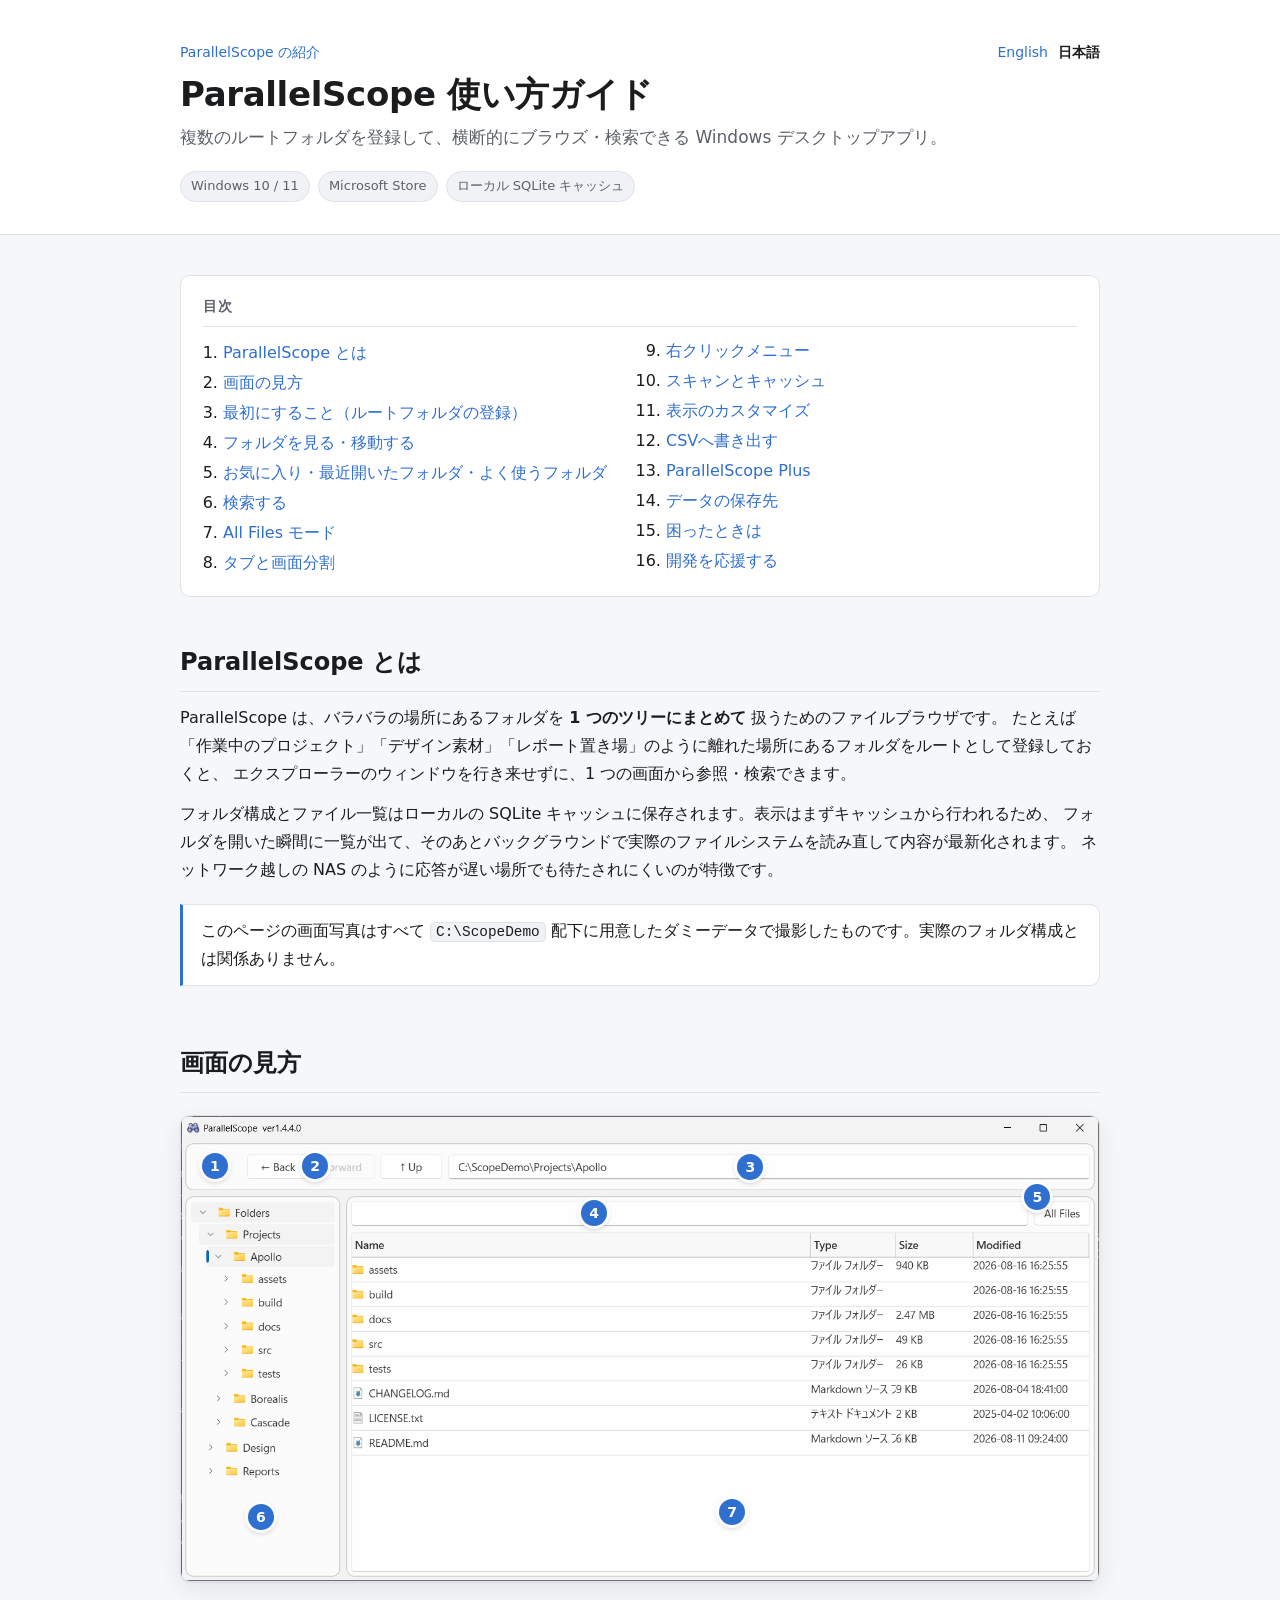
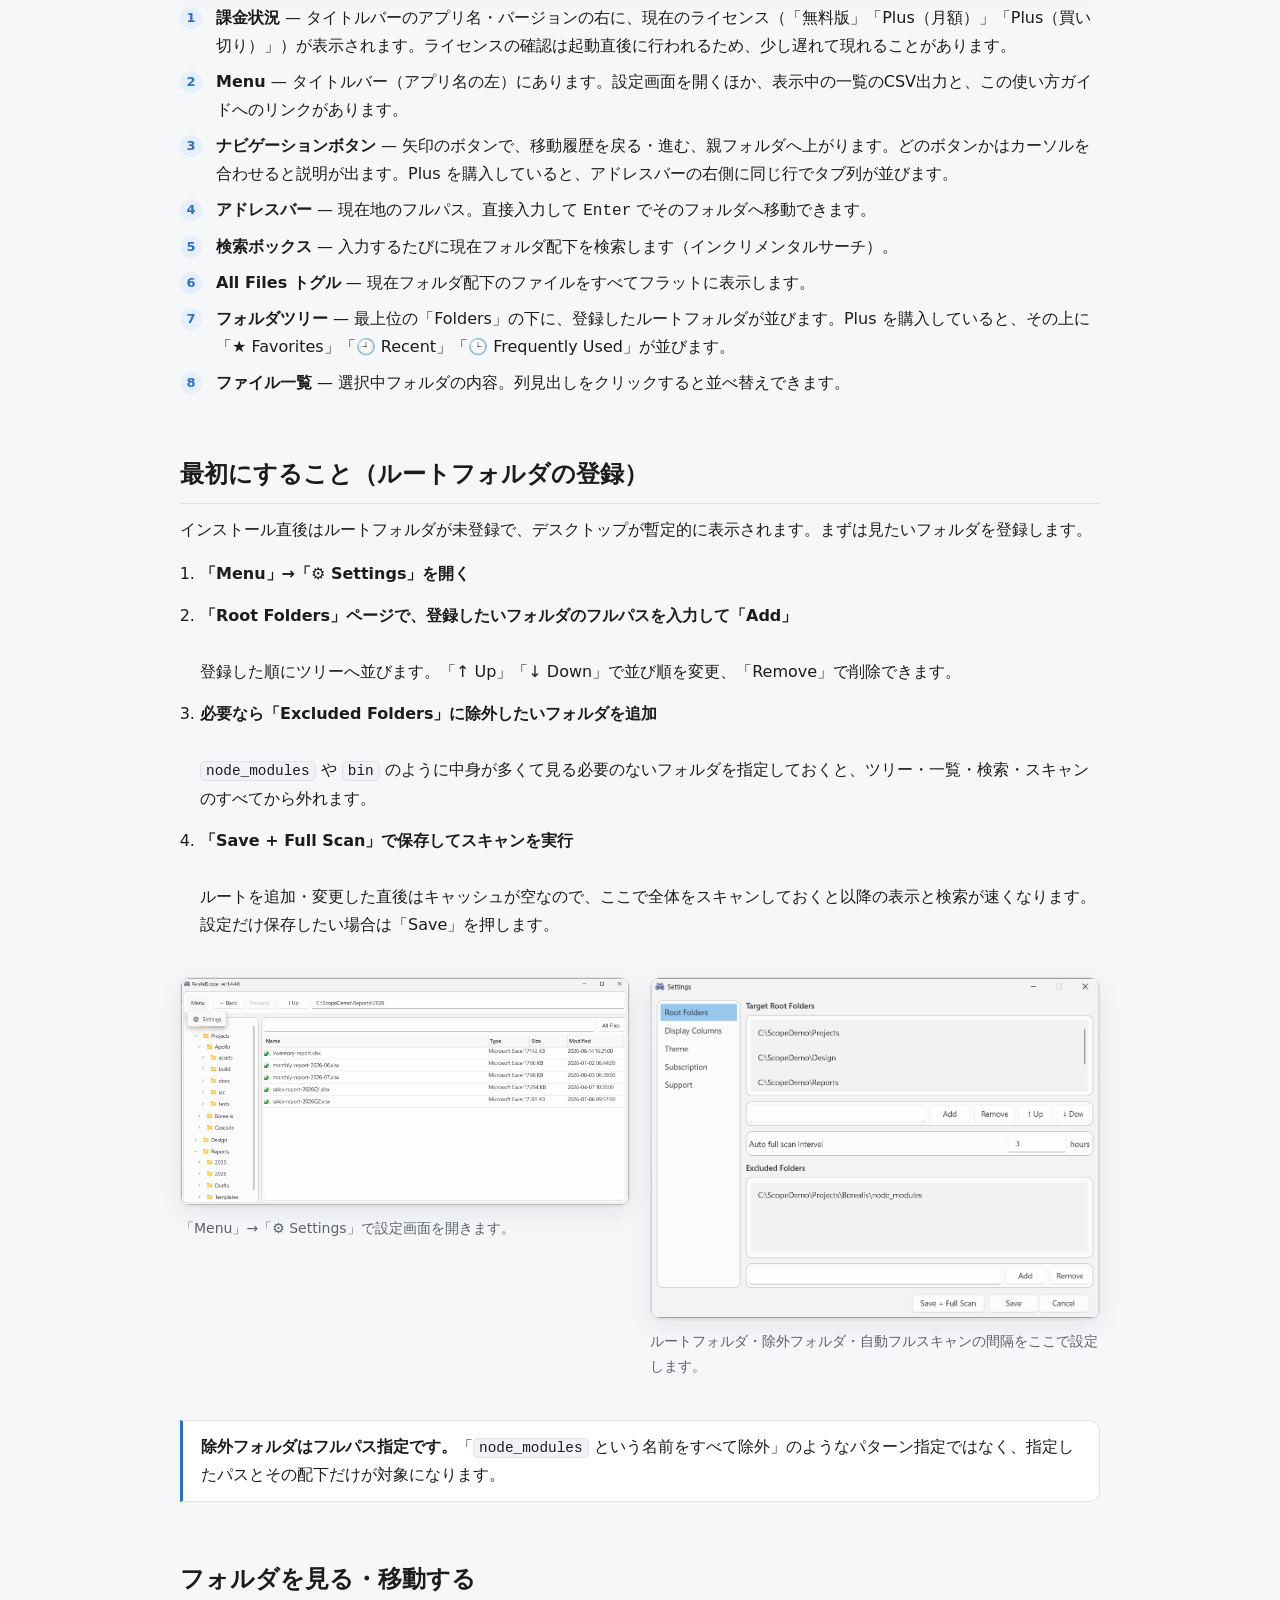
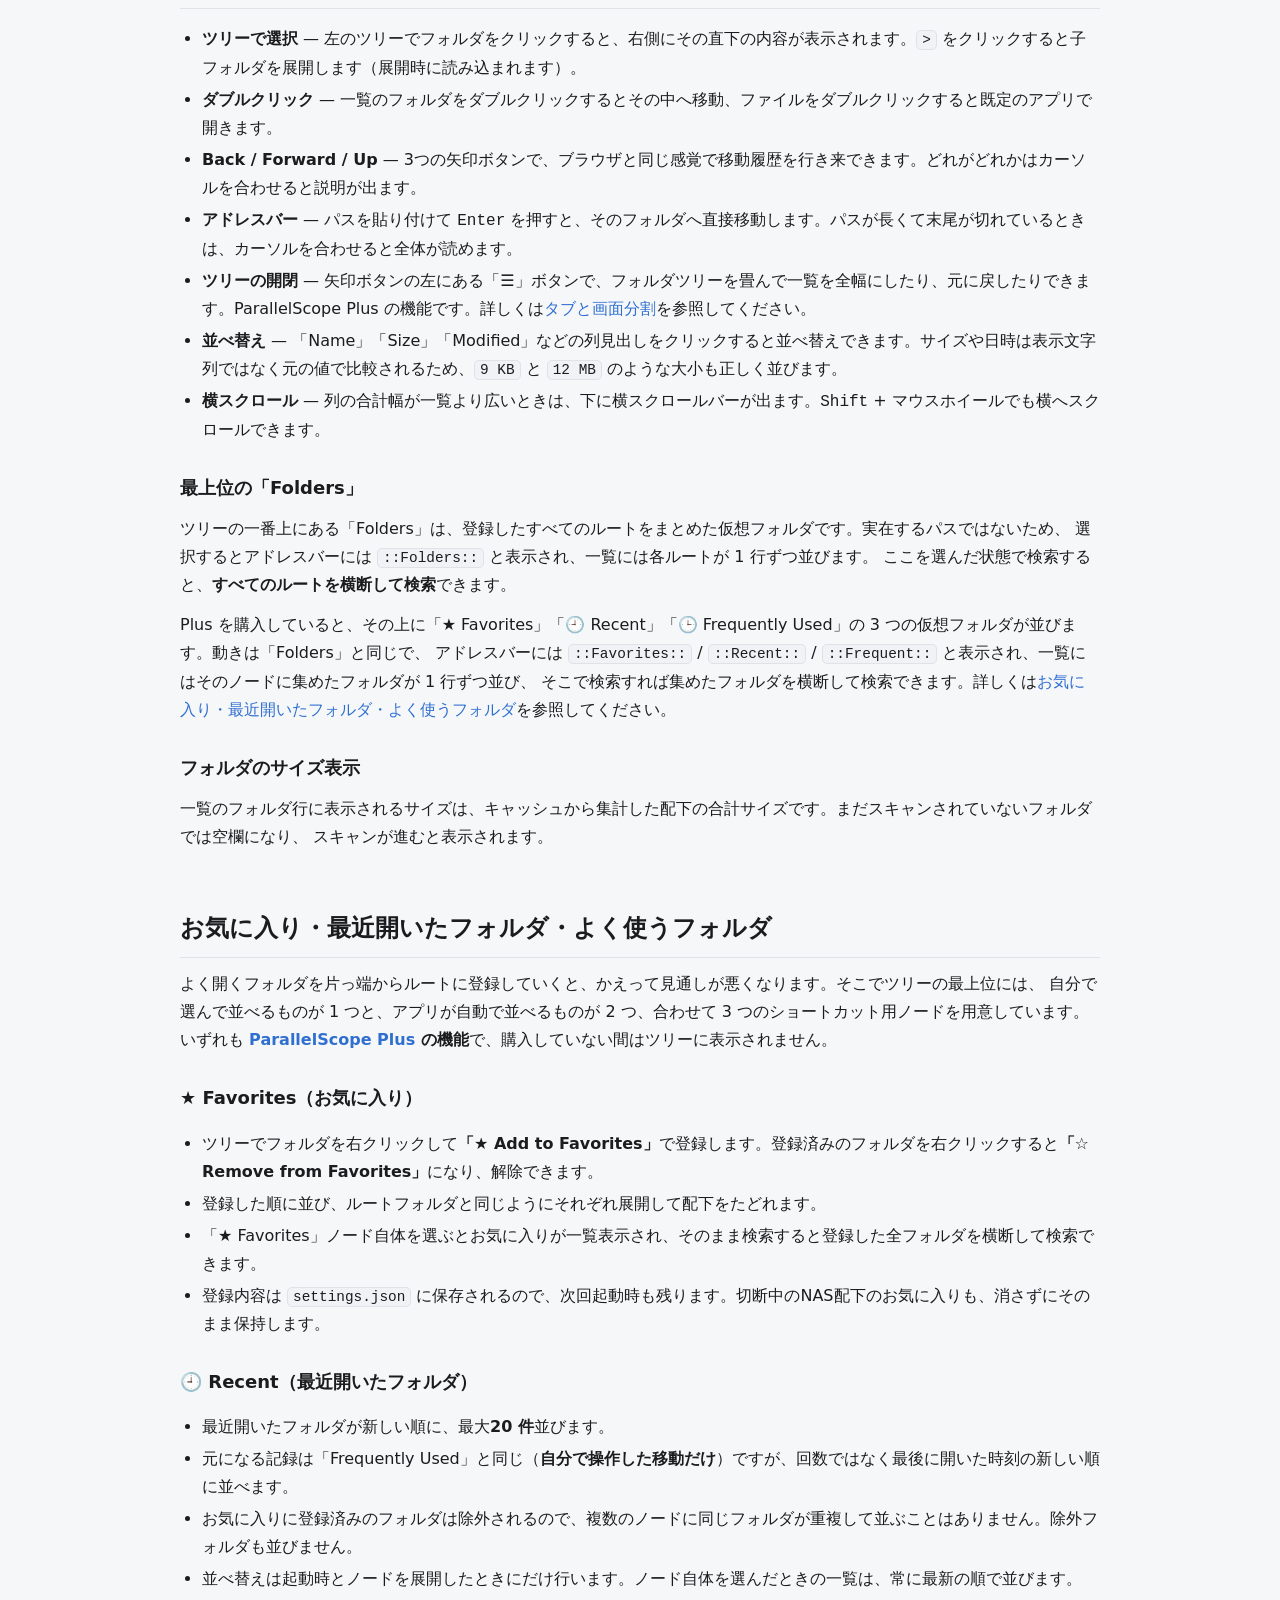
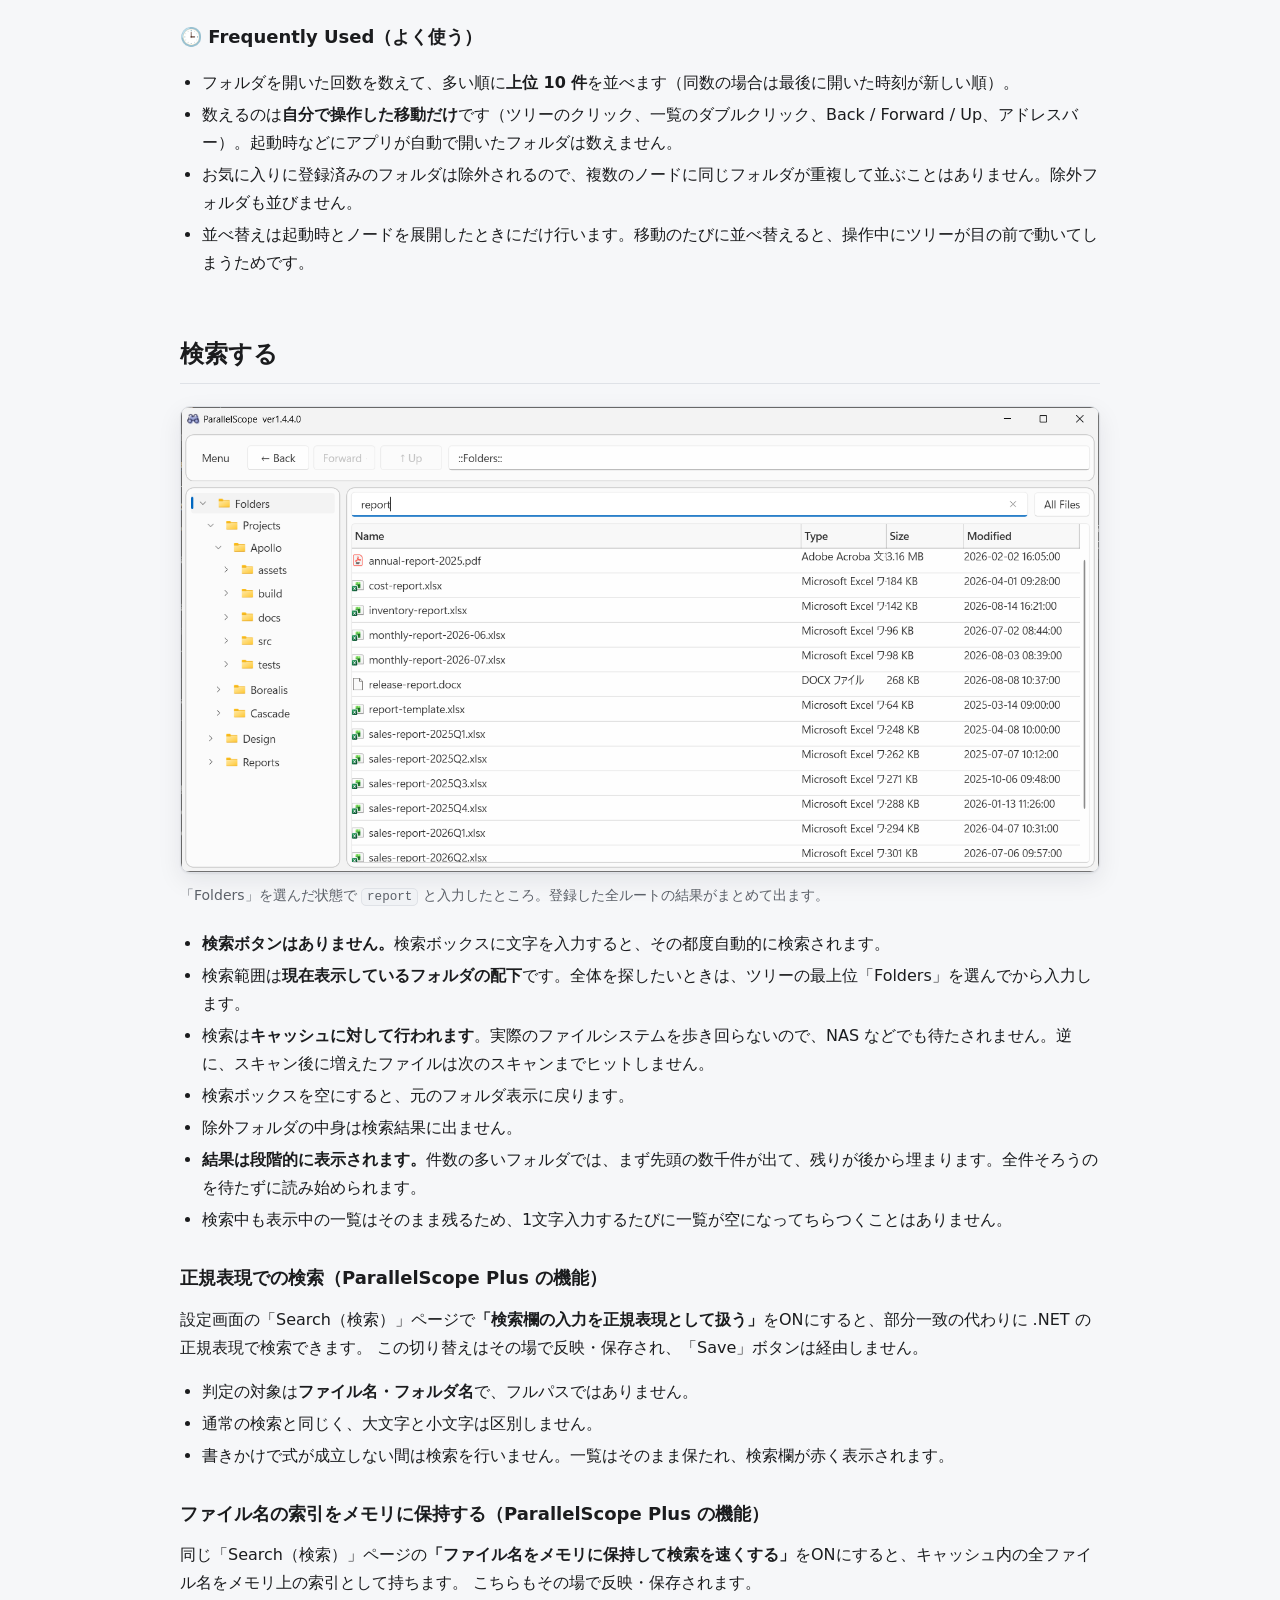
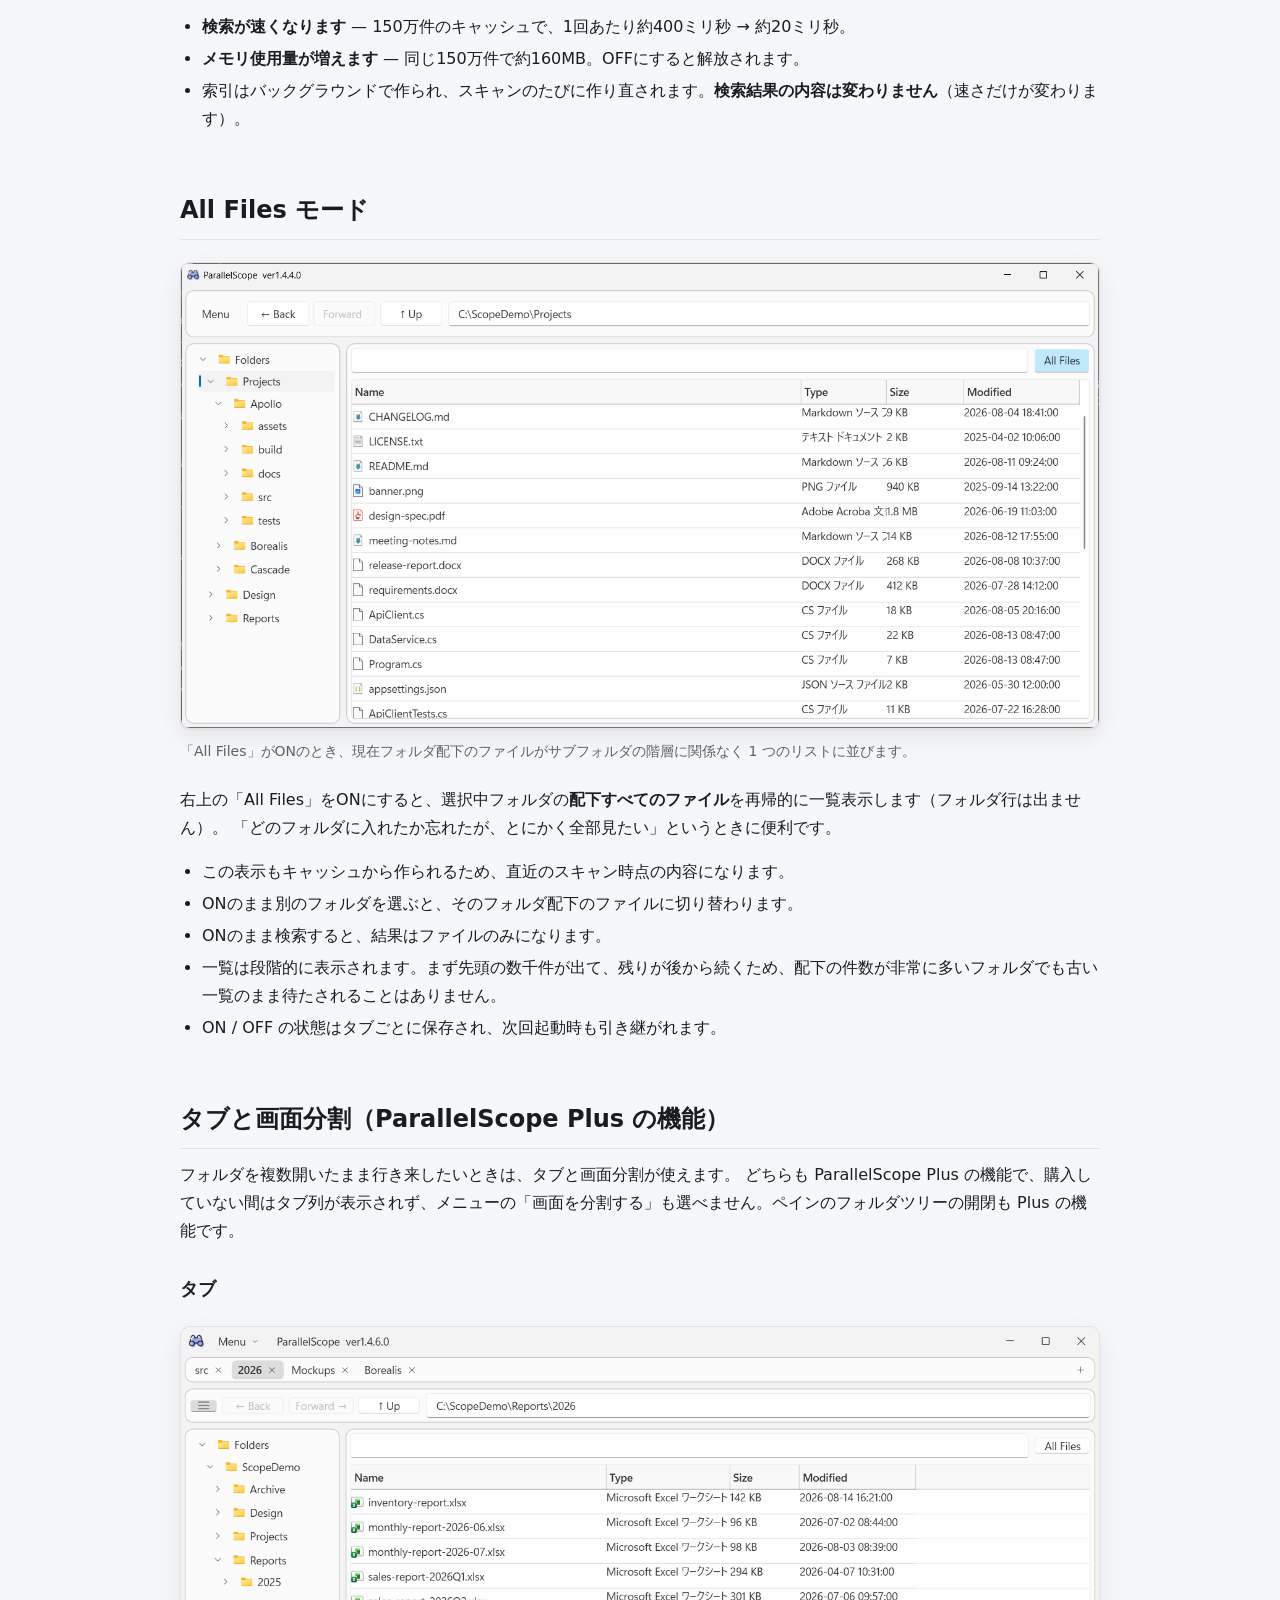
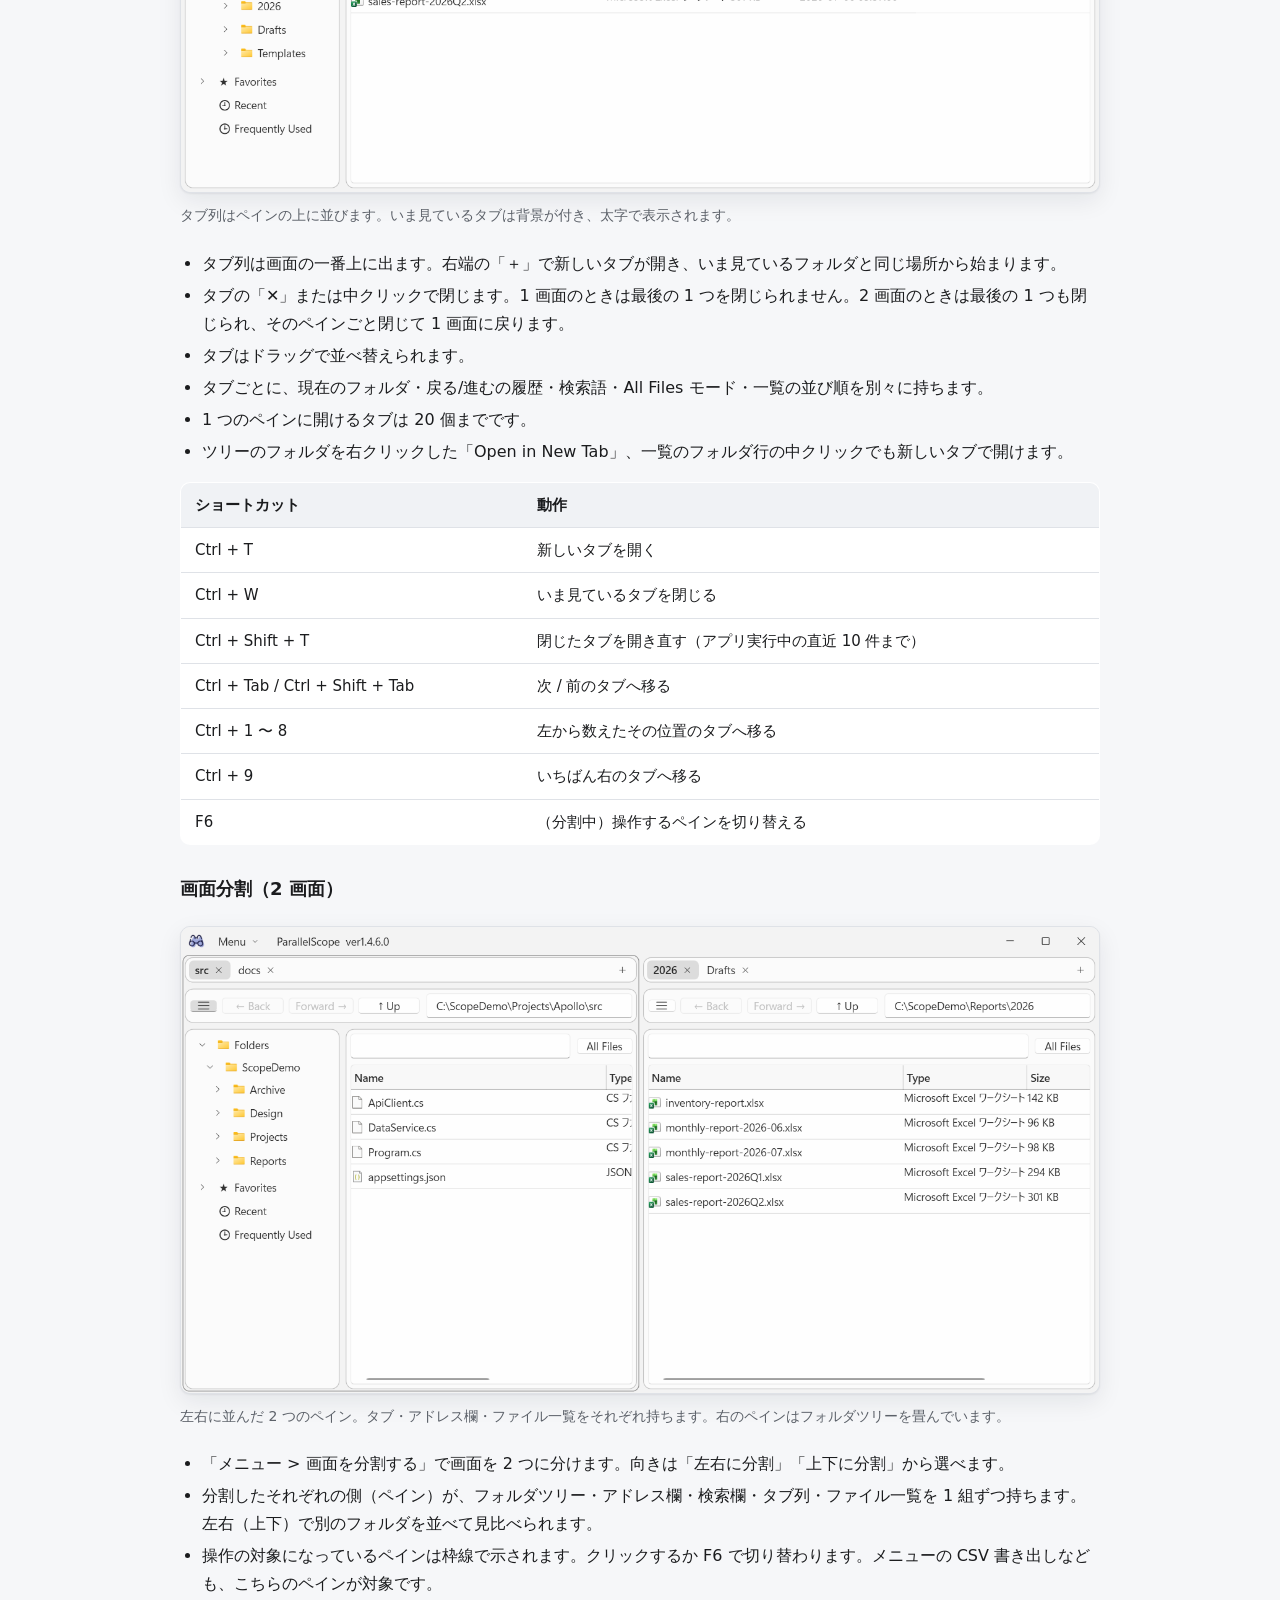
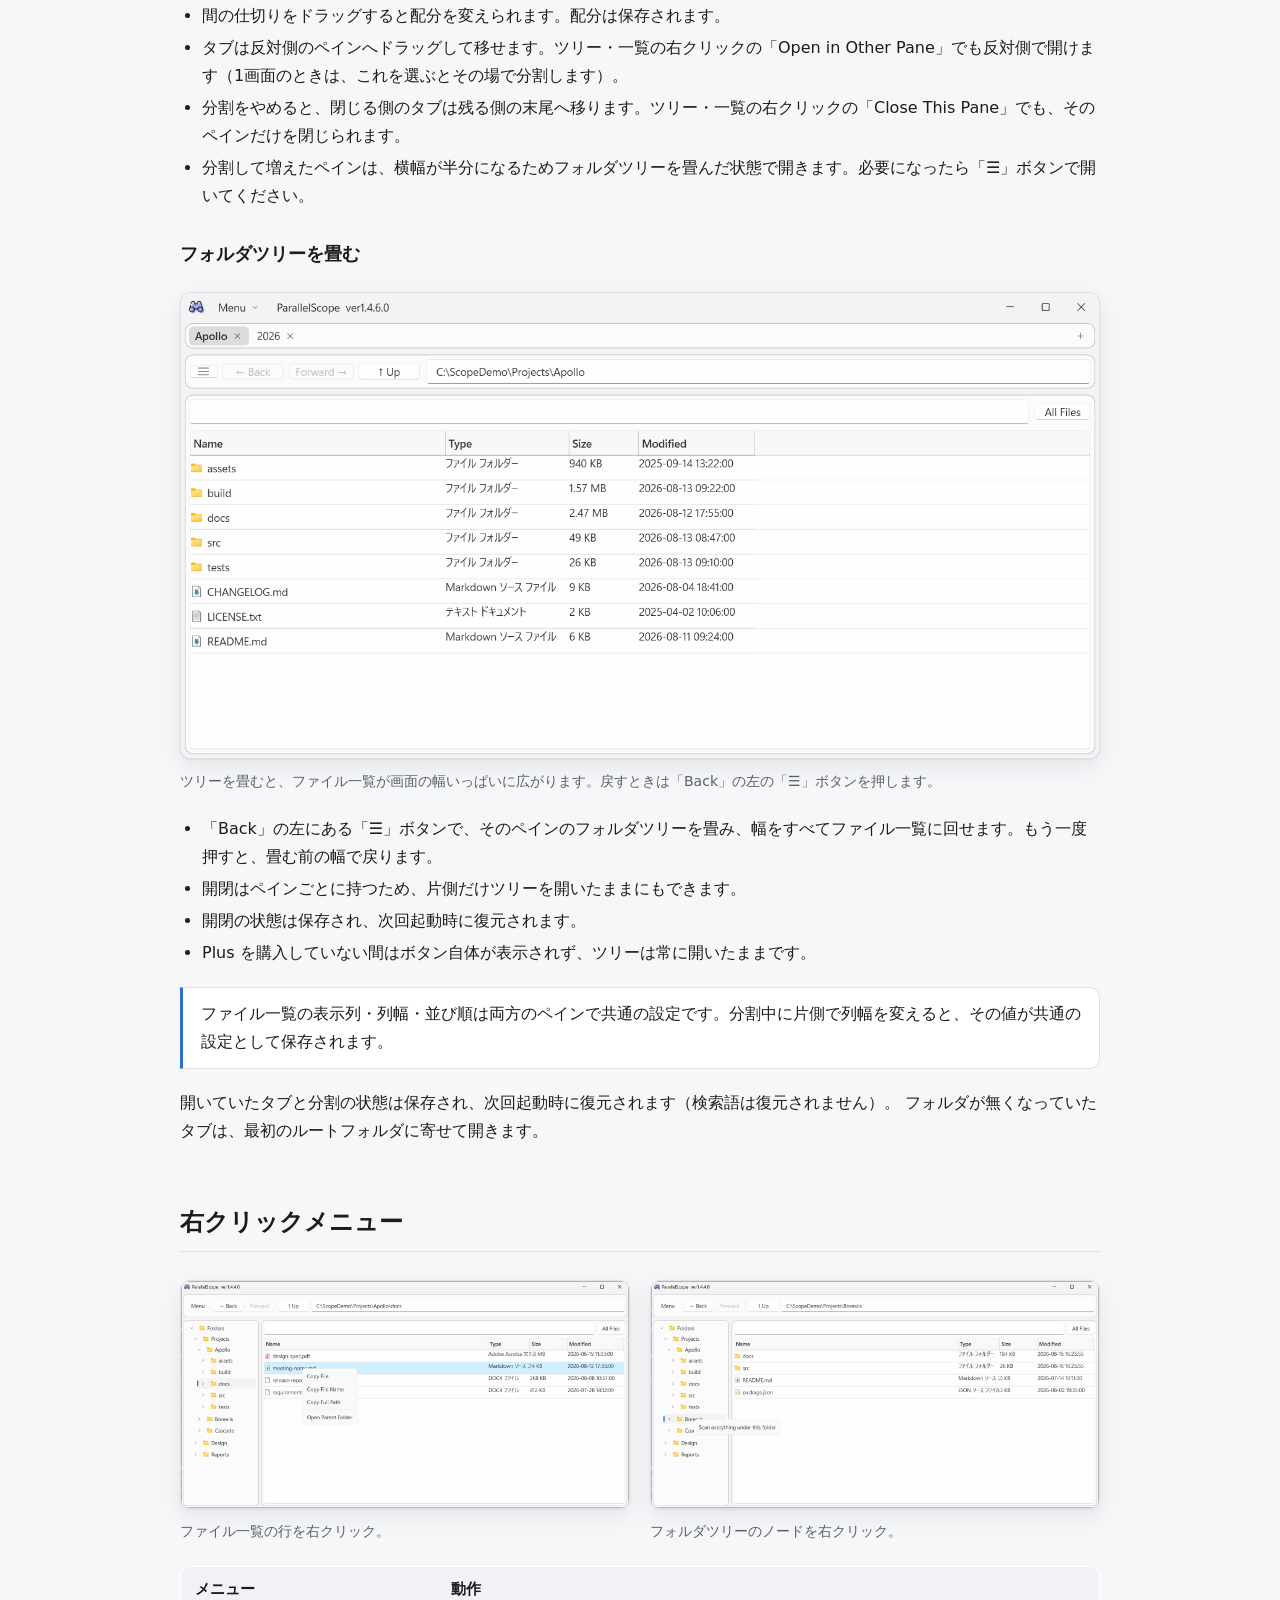
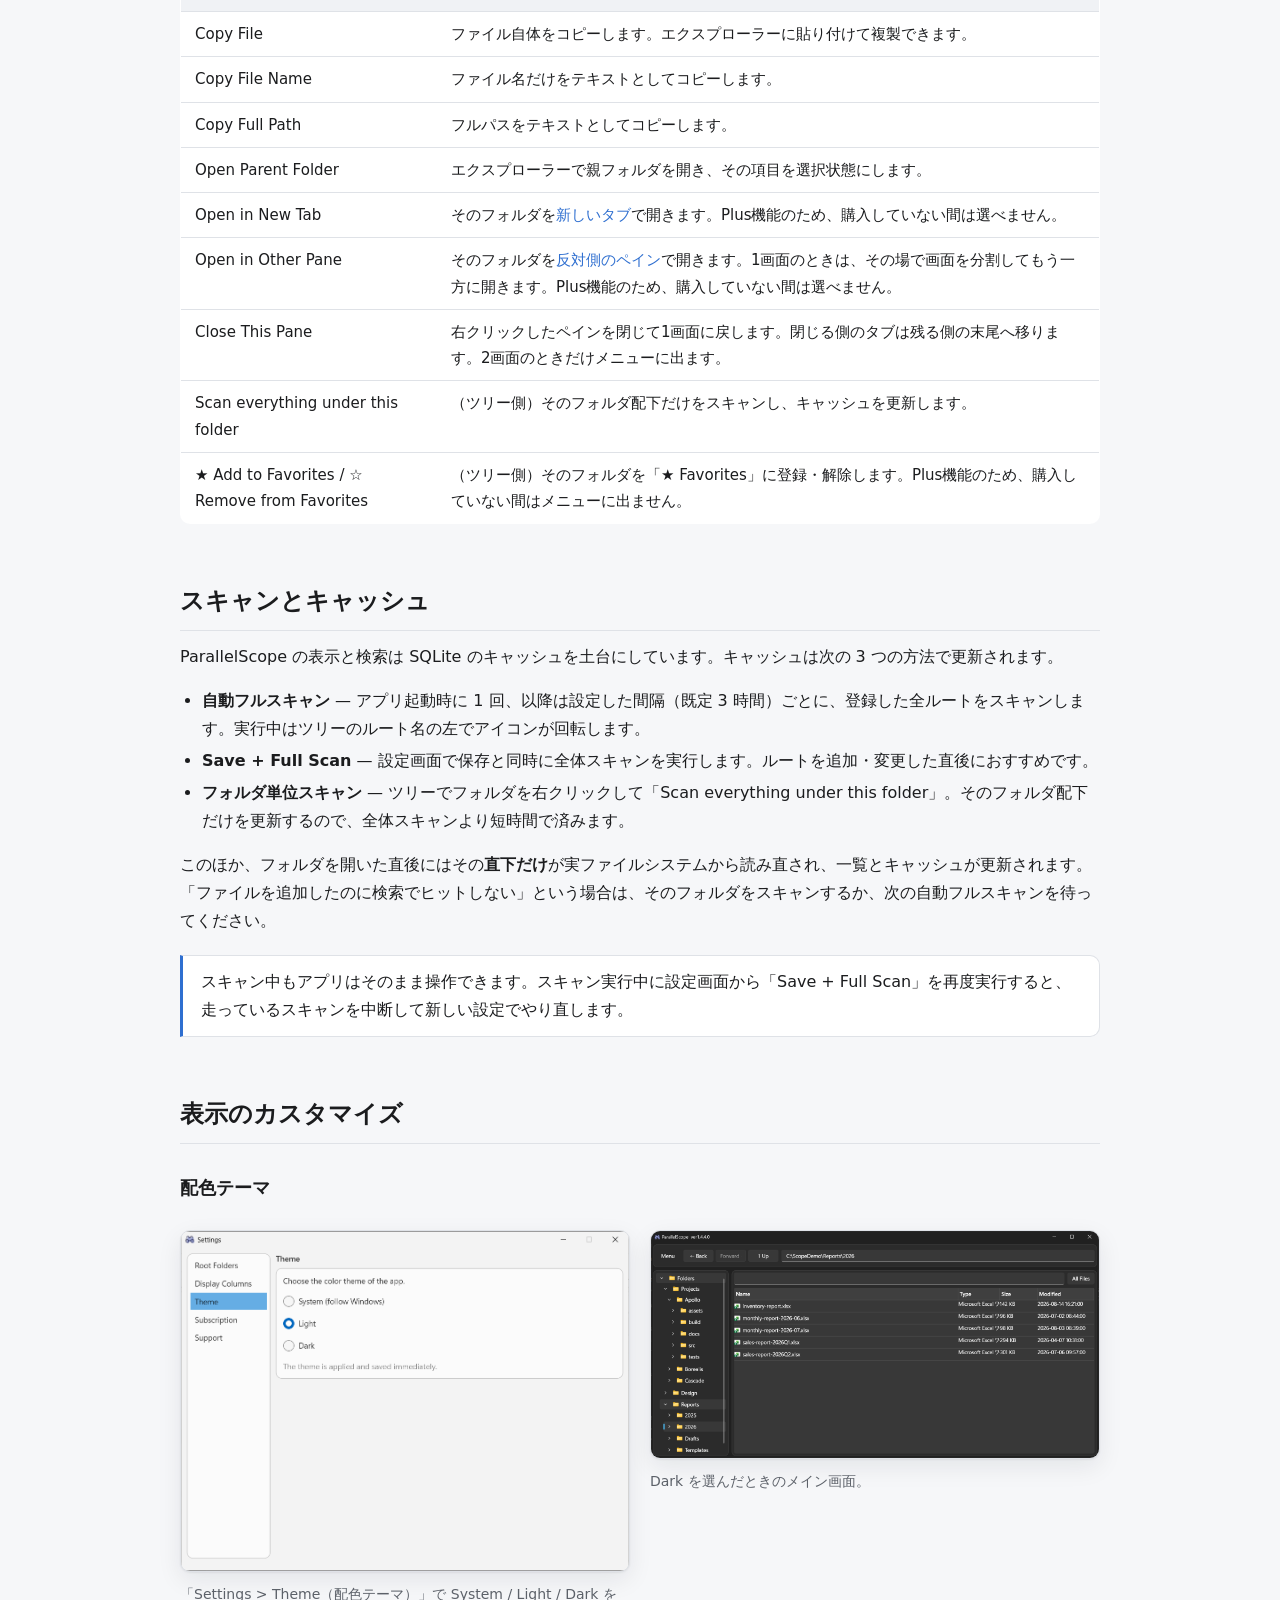
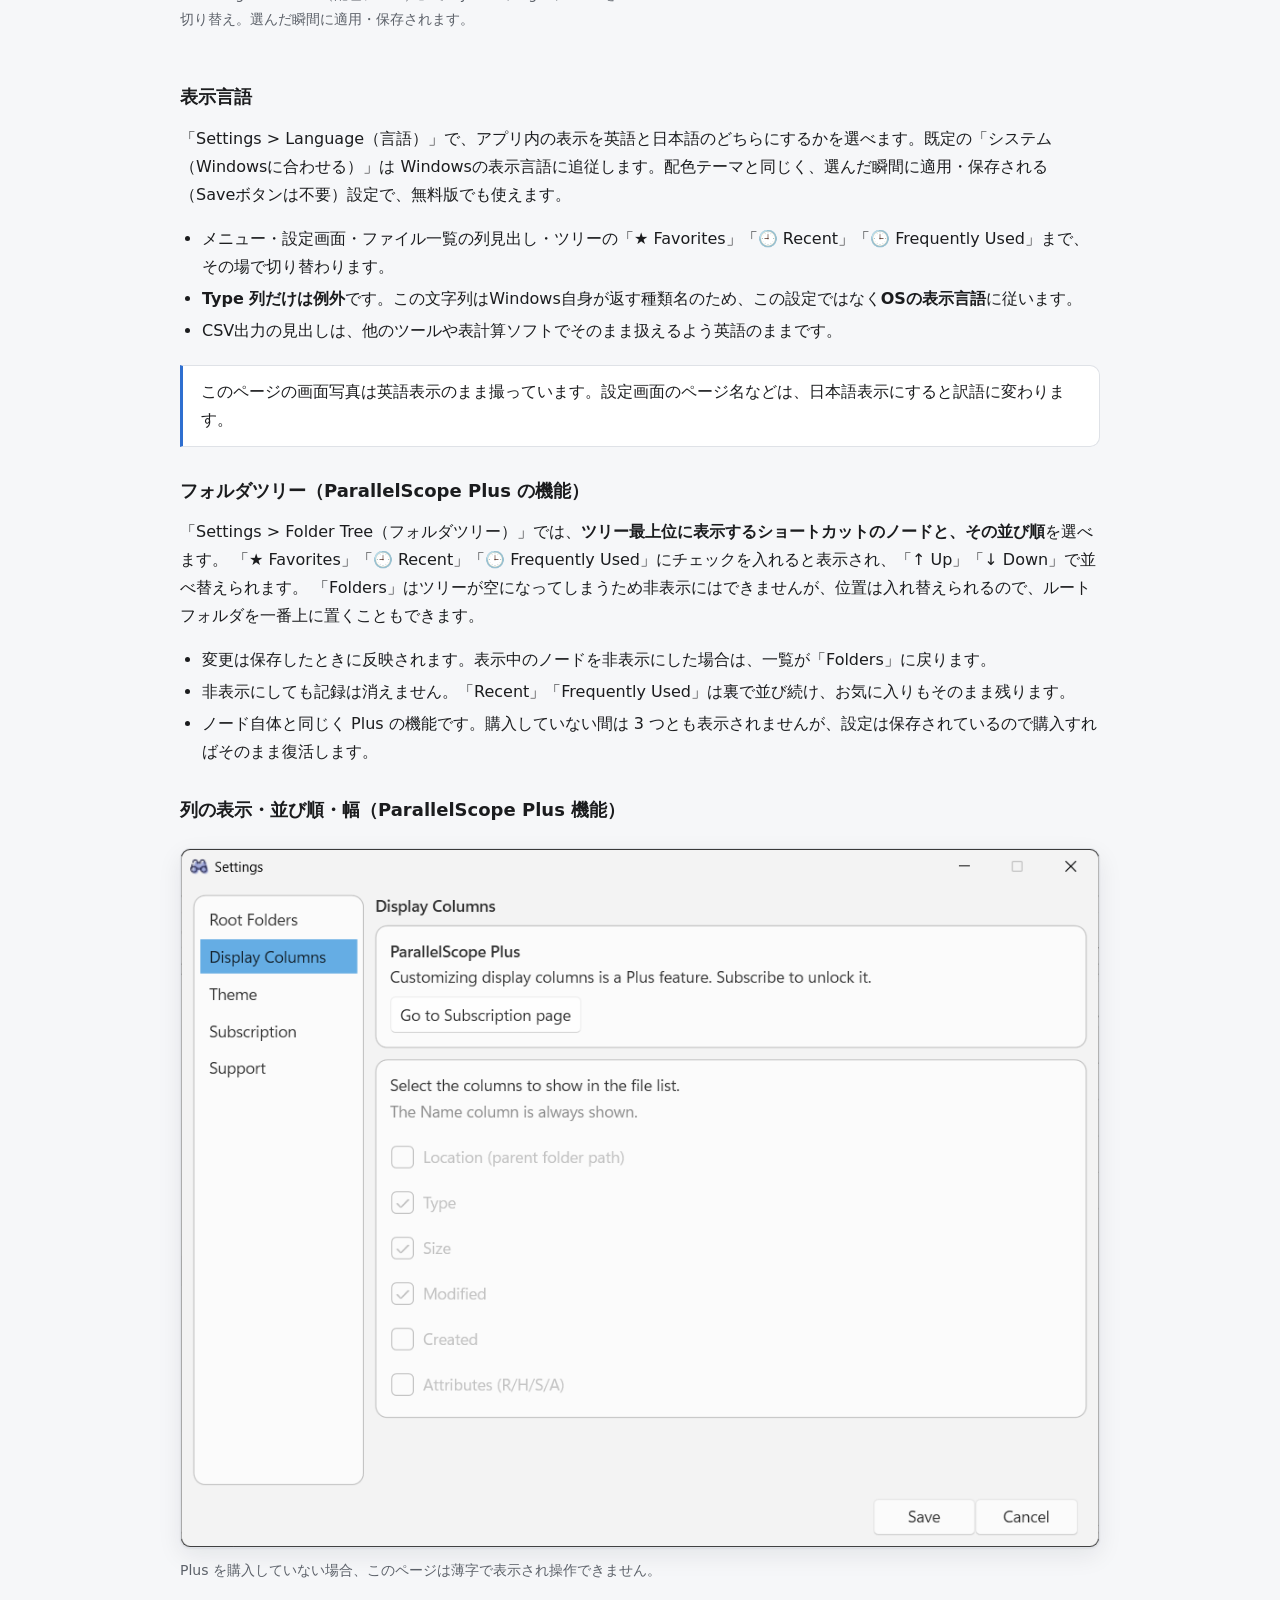
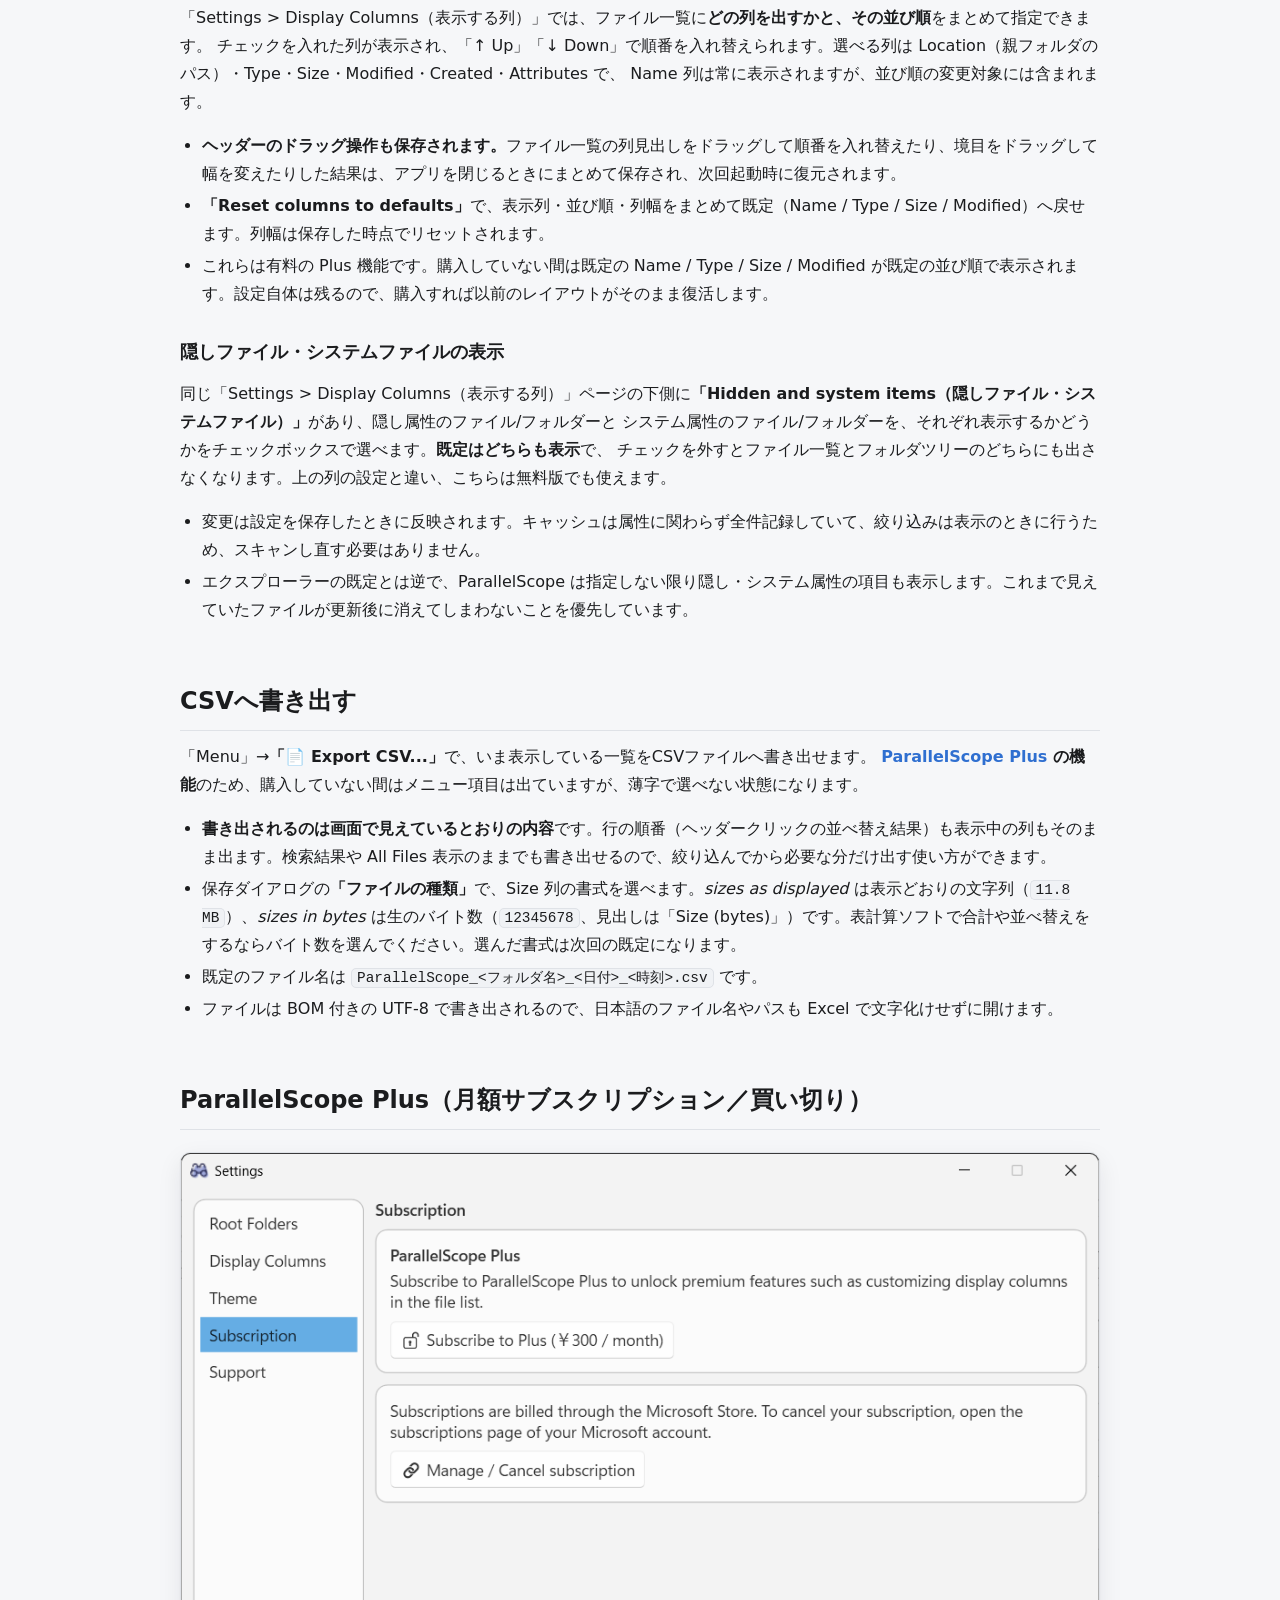
<file: docs/guide.ja.html>
﻿<!DOCTYPE html>
<html lang="ja">
<head>
<meta charset="utf-8">
<meta name="viewport" content="width=device-width, initial-scale=1">
<title>ParallelScope 使い方ガイド</title>
<meta name="description" content="ParallelScope（Windows向けの複数ルート横断ファイルブラウザ）の使い方ガイド。画面の見方、初期設定、検索、All Filesモード、タブと画面分割、お気に入り・最近開いたフォルダ・よく使うフォルダ、CSV出力、英語/日本語の表示言語、隠しファイル・システムファイルの表示、スキャンとキャッシュの仕組みを画面写真つきで説明します。">
<link rel="icon" href="images/favicon.svg" type="image/svg+xml">
<link rel="stylesheet" href="style.css">
<link rel="canonical" href="https://msmsrep.github.io/ParallelScope/guide.ja.html">
<link rel="alternate" hreflang="en" href="https://msmsrep.github.io/ParallelScope/guide.html">
<link rel="alternate" hreflang="ja" href="https://msmsrep.github.io/ParallelScope/guide.ja.html">
<link rel="alternate" hreflang="x-default" href="https://msmsrep.github.io/ParallelScope/guide.html">
<meta property="og:type" content="website">
<meta property="og:site_name" content="ParallelScope">
<meta property="og:title" content="ParallelScope 使い方ガイド">
<meta property="og:description" content="ParallelScope（Windows向けの複数ルート横断ファイルブラウザ）の使い方ガイド。画面の見方、初期設定、検索、All Filesモード、タブと画面分割、お気に入り・最近開いたフォルダ・よく使うフォルダ、CSV出力、英語/日本語の表示言語、隠しファイル・システムファイルの表示、スキャンとキャッシュの仕組みを画面写真つきで説明します。">
<meta property="og:url" content="https://msmsrep.github.io/ParallelScope/guide.ja.html">
<meta property="og:image" content="https://msmsrep.github.io/ParallelScope/images/13-split-view.png">
<meta property="og:image:width" content="1484">
<meta property="og:image:height" content="752">
<meta property="og:locale" content="ja_JP">
<meta name="twitter:card" content="summary_large_image">
</head>
<body>

<header class="hero">
  <div class="wrap">
    <div class="langbar"><a class="intro-link" href="index.ja.html">ParallelScope の紹介</a><a href="guide.html">English</a><span class="current">日本語</span></div>
    <h1>ParallelScope 使い方ガイド</h1>
    <p class="tagline">複数のルートフォルダを登録して、横断的にブラウズ・検索できる Windows デスクトップアプリ。</p>
    <div class="badges">
      <span class="badge">Windows 10 / 11</span>
      <span class="badge">Microsoft Store</span>
      <span class="badge">ローカル SQLite キャッシュ</span>
    </div>
  </div>
</header>

<div class="wrap">

<nav class="toc">
  <h2>目次</h2>
  <ol>
    <li><a href="#about">ParallelScope とは</a></li>
    <li><a href="#screen">画面の見方</a></li>
    <li><a href="#setup">最初にすること（ルートフォルダの登録）</a></li>
    <li><a href="#browse">フォルダを見る・移動する</a></li>
    <li><a href="#favorites">お気に入り・最近開いたフォルダ・よく使うフォルダ</a></li>
    <li><a href="#search">検索する</a></li>
    <li><a href="#allfiles">All Files モード</a></li>
    <li><a href="#tabs">タブと画面分割</a></li>
    <li><a href="#contextmenu">右クリックメニュー</a></li>
    <li><a href="#scan">スキャンとキャッシュ</a></li>
    <li><a href="#customize">表示のカスタマイズ</a></li>
    <li><a href="#csv">CSVへ書き出す</a></li>
    <li><a href="#plus">ParallelScope Plus</a></li>
    <li><a href="#data">データの保存先</a></li>
    <li><a href="#tips">困ったときは</a></li>
    <li><a href="#support">開発を応援する</a></li>
  </ol>
</nav>

<section id="about">
  <h2>ParallelScope とは</h2>
  <p>
    ParallelScope は、バラバラの場所にあるフォルダを <strong>1 つのツリーにまとめて</strong> 扱うためのファイルブラウザです。
    たとえば「作業中のプロジェクト」「デザイン素材」「レポート置き場」のように離れた場所にあるフォルダをルートとして登録しておくと、
    エクスプローラーのウィンドウを行き来せずに、1 つの画面から参照・検索できます。
  </p>
  <p>
    フォルダ構成とファイル一覧はローカルの SQLite キャッシュに保存されます。表示はまずキャッシュから行われるため、
    フォルダを開いた瞬間に一覧が出て、そのあとバックグラウンドで実際のファイルシステムを読み直して内容が最新化されます。
    ネットワーク越しの NAS のように応答が遅い場所でも待たされにくいのが特徴です。
  </p>
  <div class="note">
    <p>このページの画面写真はすべて <code>C:\ScopeDemo</code> 配下に用意したダミーデータで撮影したものです。実際のフォルダ構成とは関係ありません。</p>
  </div>
</section>

<section id="screen">
  <h2>画面の見方</h2>
  <figure class="callout-shot">
    <a href="images/01-overview.png"><img src="images/01-overview.png" alt="ParallelScope のメイン画面。左にフォルダツリー、右にファイル一覧が並ぶ"></a>
    <span class="pin" style="left:3.8%;  top:10.9%">1</span>
    <span class="pin" style="left:14.7%; top:10.9%">2</span>
    <span class="pin" style="left:62%;   top:11%">3</span>
    <span class="pin" style="left:45%;   top:20.9%">4</span>
    <span class="pin" style="left:93.2%; top:17.6%">5</span>
    <span class="pin" style="left:8.8%;  top:86%">6</span>
    <span class="pin" style="left:60%;   top:85%">7</span>
  </figure>
  <ol class="legend">
    <li><span><strong>課金状況</strong> — タイトルバーのアプリ名・バージョンの右に、現在のライセンス（「無料版」「Plus（月額）」「Plus（買い切り）」）が表示されます。ライセンスの確認は起動直後に行われるため、少し遅れて現れることがあります。</span></li>
    <li><span><strong>Menu</strong> — タイトルバー（アプリ名の左）にあります。設定画面を開くほか、表示中の一覧のCSV出力と、この使い方ガイドへのリンクがあります。</span></li>
    <li><span><strong>ナビゲーションボタン</strong> — 矢印のボタンで、移動履歴を戻る・進む、親フォルダへ上がります。どのボタンかはカーソルを合わせると説明が出ます。Plus を購入していると、アドレスバーの右側に同じ行でタブ列が並びます。</span></li>
    <li><span><strong>アドレスバー</strong> — 現在地のフルパス。直接入力して <kbd>Enter</kbd> でそのフォルダへ移動できます。</span></li>
    <li><span><strong>検索ボックス</strong> — 入力するたびに現在フォルダ配下を検索します（インクリメンタルサーチ）。</span></li>
    <li><span><strong>All Files トグル</strong> — 現在フォルダ配下のファイルをすべてフラットに表示します。</span></li>
    <li><span><strong>フォルダツリー</strong> — 最上位の「Folders」の下に、登録したルートフォルダが並びます。Plus を購入していると、その上に「★ Favorites」「🕘 Recent」「🕒 Frequently Used」が並びます。</span></li>
    <li><span><strong>ファイル一覧</strong> — 選択中フォルダの内容。列見出しをクリックすると並べ替えできます。</span></li>
  </ol>
</section>

<section id="setup">
  <h2>最初にすること（ルートフォルダの登録）</h2>
  <p>インストール直後はルートフォルダが未登録で、デスクトップが暫定的に表示されます。まずは見たいフォルダを登録します。</p>

  <ol class="steps">
    <li><strong>「Menu」→「⚙ Settings」を開く</strong></li>
    <li><strong>「Root Folders」ページで、登録したいフォルダのフルパスを入力して「Add」</strong>
      <br>登録した順にツリーへ並びます。「↑ Up」「↓ Down」で並び順を変更、「Remove」で削除できます。</li>
    <li><strong>必要なら「Excluded Folders」に除外したいフォルダを追加</strong>
      <br><code>node_modules</code> や <code>bin</code> のように中身が多くて見る必要のないフォルダを指定しておくと、ツリー・一覧・検索・スキャンのすべてから外れます。</li>
    <li><strong>「Save + Full Scan」で保存してスキャンを実行</strong>
      <br>ルートを追加・変更した直後はキャッシュが空なので、ここで全体をスキャンしておくと以降の表示と検索が速くなります。設定だけ保存したい場合は「Save」を押します。</li>
  </ol>

  <div class="shot-pair">
    <figure>
      <a href="images/11-menu.png"><img src="images/11-menu.png" alt="Menu をクリックして Settings を選ぶ"></a>
      <figcaption>「Menu」→「⚙ Settings」で設定画面を開きます。</figcaption>
    </figure>
    <figure>
      <a href="images/06-settings-roots.png"><img src="images/06-settings-roots.png" alt="設定画面の Root Folders ページ"></a>
      <figcaption>ルートフォルダ・除外フォルダ・自動フルスキャンの間隔をここで設定します。</figcaption>
    </figure>
  </div>

  <div class="note">
    <p><strong>除外フォルダはフルパス指定です。</strong>「<code>node_modules</code> という名前をすべて除外」のようなパターン指定ではなく、指定したパスとその配下だけが対象になります。</p>
  </div>
</section>

<section id="browse">
  <h2>フォルダを見る・移動する</h2>
  <ul>
    <li><strong>ツリーで選択</strong> — 左のツリーでフォルダをクリックすると、右側にその直下の内容が表示されます。<code>&gt;</code> をクリックすると子フォルダを展開します（展開時に読み込まれます）。</li>
    <li><strong>ダブルクリック</strong> — 一覧のフォルダをダブルクリックするとその中へ移動、ファイルをダブルクリックすると既定のアプリで開きます。</li>
    <li><strong>Back / Forward / Up</strong> — 3つの矢印ボタンで、ブラウザと同じ感覚で移動履歴を行き来できます。どれがどれかはカーソルを合わせると説明が出ます。</li>
    <li><strong>アドレスバー</strong> — パスを貼り付けて <kbd>Enter</kbd> を押すと、そのフォルダへ直接移動します。パスが長くて末尾が切れているときは、カーソルを合わせると全体が読めます。</li>
    <li><strong>ツリーの開閉</strong> — 矢印ボタンの左にある「☰」ボタンで、フォルダツリーを畳んで一覧を全幅にしたり、元に戻したりできます。ParallelScope Plus の機能です。詳しくは<a href="#tabs">タブと画面分割</a>を参照してください。</li>
    <li><strong>並べ替え</strong> — 「Name」「Size」「Modified」などの列見出しをクリックすると並べ替えできます。サイズや日時は表示文字列ではなく元の値で比較されるため、<code>9 KB</code> と <code>12 MB</code> のような大小も正しく並びます。</li>
    <li><strong>横スクロール</strong> — 列の合計幅が一覧より広いときは、下に横スクロールバーが出ます。<kbd>Shift</kbd> + マウスホイールでも横へスクロールできます。</li>
  </ul>

  <h3>最上位の「Folders」</h3>
  <p>
    ツリーの一番上にある「Folders」は、登録したすべてのルートをまとめた仮想フォルダです。実在するパスではないため、
    選択するとアドレスバーには <code>::Folders::</code> と表示され、一覧には各ルートが 1 行ずつ並びます。
    ここを選んだ状態で検索すると、<strong>すべてのルートを横断して検索</strong>できます。
  </p>
  <p>
    Plus を購入していると、その上に「★ Favorites」「🕘 Recent」「🕒 Frequently Used」の 3 つの仮想フォルダが並びます。動きは「Folders」と同じで、
    アドレスバーには <code>::Favorites::</code> / <code>::Recent::</code> / <code>::Frequent::</code> と表示され、一覧にはそのノードに集めたフォルダが 1 行ずつ並び、
    そこで検索すれば集めたフォルダを横断して検索できます。詳しくは<a href="#favorites">お気に入り・最近開いたフォルダ・よく使うフォルダ</a>を参照してください。
  </p>

  <h3>フォルダのサイズ表示</h3>
  <p>
    一覧のフォルダ行に表示されるサイズは、キャッシュから集計した配下の合計サイズです。まだスキャンされていないフォルダでは空欄になり、
    スキャンが進むと表示されます。
  </p>
</section>

<section id="favorites">
  <h2>お気に入り・最近開いたフォルダ・よく使うフォルダ</h2>
  <p>
    よく開くフォルダを片っ端からルートに登録していくと、かえって見通しが悪くなります。そこでツリーの最上位には、
    自分で選んで並べるものが 1 つと、アプリが自動で並べるものが 2 つ、合わせて 3 つのショートカット用ノードを用意しています。
    いずれも <strong><a href="#plus">ParallelScope Plus</a> の機能</strong>で、購入していない間はツリーに表示されません。
  </p>

  <h3>★ Favorites（お気に入り）</h3>
  <ul>
    <li>ツリーでフォルダを右クリックして<strong>「★ Add to Favorites」</strong>で登録します。登録済みのフォルダを右クリックすると<strong>「☆ Remove from Favorites」</strong>になり、解除できます。</li>
    <li>登録した順に並び、ルートフォルダと同じようにそれぞれ展開して配下をたどれます。</li>
    <li>「★ Favorites」ノード自体を選ぶとお気に入りが一覧表示され、そのまま検索すると登録した全フォルダを横断して検索できます。</li>
    <li>登録内容は <code>settings.json</code> に保存されるので、次回起動時も残ります。切断中のNAS配下のお気に入りも、消さずにそのまま保持します。</li>
  </ul>

  <h3>🕘 Recent（最近開いたフォルダ）</h3>
  <ul>
    <li>最近開いたフォルダが新しい順に、最大<strong>20 件</strong>並びます。</li>
    <li>元になる記録は「Frequently Used」と同じ（<strong>自分で操作した移動だけ</strong>）ですが、回数ではなく最後に開いた時刻の新しい順に並べます。</li>
    <li>お気に入りに登録済みのフォルダは除外されるので、複数のノードに同じフォルダが重複して並ぶことはありません。除外フォルダも並びません。</li>
    <li>並べ替えは起動時とノードを展開したときにだけ行います。ノード自体を選んだときの一覧は、常に最新の順で並びます。</li>
  </ul>

  <h3>🕒 Frequently Used（よく使う）</h3>
  <ul>
    <li>フォルダを開いた回数を数えて、多い順に<strong>上位 10 件</strong>を並べます（同数の場合は最後に開いた時刻が新しい順）。</li>
    <li>数えるのは<strong>自分で操作した移動だけ</strong>です（ツリーのクリック、一覧のダブルクリック、Back / Forward / Up、アドレスバー）。起動時などにアプリが自動で開いたフォルダは数えません。</li>
    <li>お気に入りに登録済みのフォルダは除外されるので、複数のノードに同じフォルダが重複して並ぶことはありません。除外フォルダも並びません。</li>
    <li>並べ替えは起動時とノードを展開したときにだけ行います。移動のたびに並べ替えると、操作中にツリーが目の前で動いてしまうためです。</li>
  </ul>
</section>

<section id="search">
  <h2>検索する</h2>
  <figure>
    <a href="images/02-search.png"><img src="images/02-search.png" alt="「report」で検索し、複数のルートにまたがる結果が表示されている画面"></a>
    <figcaption>「Folders」を選んだ状態で <code>report</code> と入力したところ。登録した全ルートの結果がまとめて出ます。</figcaption>
  </figure>
  <ul>
    <li><strong>検索ボタンはありません。</strong>検索ボックスに文字を入力すると、その都度自動的に検索されます。</li>
    <li>検索範囲は<strong>現在表示しているフォルダの配下</strong>です。全体を探したいときは、ツリーの最上位「Folders」を選んでから入力します。</li>
    <li>検索は<strong>キャッシュに対して行われます</strong>。実際のファイルシステムを歩き回らないので、NAS などでも待たされません。逆に、スキャン後に増えたファイルは次のスキャンまでヒットしません。</li>
    <li>検索ボックスを空にすると、元のフォルダ表示に戻ります。</li>
    <li>除外フォルダの中身は検索結果に出ません。</li>
    <li><strong>結果は段階的に表示されます。</strong>件数の多いフォルダでは、まず先頭の数千件が出て、残りが後から埋まります。全件そろうのを待たずに読み始められます。</li>
    <li>検索中も表示中の一覧はそのまま残るため、1文字入力するたびに一覧が空になってちらつくことはありません。</li>
  </ul>

  <h3>正規表現での検索（ParallelScope Plus の機能）</h3>
  <p>
    設定画面の「Search（検索）」ページで<strong>「検索欄の入力を正規表現として扱う」</strong>をONにすると、部分一致の代わりに .NET の正規表現で検索できます。
    この切り替えはその場で反映・保存され、「Save」ボタンは経由しません。
  </p>
  <ul>
    <li>判定の対象は<strong>ファイル名・フォルダ名</strong>で、フルパスではありません。</li>
    <li>通常の検索と同じく、大文字と小文字は区別しません。</li>
    <li>書きかけで式が成立しない間は検索を行いません。一覧はそのまま保たれ、検索欄が赤く表示されます。</li>
  </ul>

  <h3>ファイル名の索引をメモリに保持する（ParallelScope Plus の機能）</h3>
  <p>
    同じ「Search（検索）」ページの<strong>「ファイル名をメモリに保持して検索を速くする」</strong>をONにすると、キャッシュ内の全ファイル名をメモリ上の索引として持ちます。
    こちらもその場で反映・保存されます。
  </p>
  <ul>
    <li><strong>検索が速くなります</strong> — 150万件のキャッシュで、1回あたり約400ミリ秒 → 約20ミリ秒。</li>
    <li><strong>メモリ使用量が増えます</strong> — 同じ150万件で約160MB。OFFにすると解放されます。</li>
    <li>索引はバックグラウンドで作られ、スキャンのたびに作り直されます。<strong>検索結果の内容は変わりません</strong>（速さだけが変わります）。</li>
  </ul>
</section>

<section id="allfiles">
  <h2>All Files モード</h2>
  <figure>
    <a href="images/03-allfiles.png"><img src="images/03-allfiles.png" alt="All Files をONにして、Projects 配下のファイルがフラットに並んでいる画面"></a>
    <figcaption>「All Files」がONのとき、現在フォルダ配下のファイルがサブフォルダの階層に関係なく 1 つのリストに並びます。</figcaption>
  </figure>
  <p>
    右上の「All Files」をONにすると、選択中フォルダの<strong>配下すべてのファイル</strong>を再帰的に一覧表示します（フォルダ行は出ません）。
    「どのフォルダに入れたか忘れたが、とにかく全部見たい」というときに便利です。
  </p>
  <ul>
    <li>この表示もキャッシュから作られるため、直近のスキャン時点の内容になります。</li>
    <li>ONのまま別のフォルダを選ぶと、そのフォルダ配下のファイルに切り替わります。</li>
    <li>ONのまま検索すると、結果はファイルのみになります。</li>
    <li>一覧は段階的に表示されます。まず先頭の数千件が出て、残りが後から続くため、配下の件数が非常に多いフォルダでも古い一覧のまま待たされることはありません。</li>
    <li>ON / OFF の状態はタブごとに保存され、次回起動時も引き継がれます。</li>
  </ul>
</section>

<section id="tabs">
  <h2>タブと画面分割（ParallelScope Plus の機能）</h2>
  <p>
    フォルダを複数開いたまま行き来したいときは、タブと画面分割が使えます。
    どちらも ParallelScope Plus の機能で、購入していない間はタブ列が表示されず、メニューの「画面を分割する」も選べません。ペインのフォルダツリーの開閉も Plus の機能です。
  </p>

  <h3>タブ</h3>
  <figure>
    <a href="images/12-tabs.png"><img src="images/12-tabs.png" alt="タブを4つ開いた状態"></a>
    <figcaption>タブ列はペインの上に並びます。いま見ているタブは背景が付き、太字で表示されます。</figcaption>
  </figure>
  <ul>
    <li>タブ列は画面の一番上に出ます。右端の「＋」で新しいタブが開き、いま見ているフォルダと同じ場所から始まります。</li>
    <li>タブの「✕」または中クリックで閉じます。1 画面のときは最後の 1 つを閉じられません。2 画面のときは最後の 1 つも閉じられ、そのペインごと閉じて 1 画面に戻ります。</li>
    <li>タブはドラッグで並べ替えられます。</li>
    <li>タブごとに、現在のフォルダ・戻る/進むの履歴・検索語・All Files モード・一覧の並び順を別々に持ちます。</li>
    <li>1 つのペインに開けるタブは 20 個までです。</li>
    <li>ツリーのフォルダを右クリックした「Open in New Tab」、一覧のフォルダ行の中クリックでも新しいタブで開けます。</li>
  </ul>
  <div class="table-wrap">
    <table>
      <thead><tr><th>ショートカット</th><th>動作</th></tr></thead>
      <tbody>
        <tr><td>Ctrl + T</td><td>新しいタブを開く</td></tr>
        <tr><td>Ctrl + W</td><td>いま見ているタブを閉じる</td></tr>
        <tr><td>Ctrl + Shift + T</td><td>閉じたタブを開き直す（アプリ実行中の直近 10 件まで）</td></tr>
        <tr><td>Ctrl + Tab / Ctrl + Shift + Tab</td><td>次 / 前のタブへ移る</td></tr>
        <tr><td>Ctrl + 1 〜 8</td><td>左から数えたその位置のタブへ移る</td></tr>
        <tr><td>Ctrl + 9</td><td>いちばん右のタブへ移る</td></tr>
        <tr><td>F6</td><td>（分割中）操作するペインを切り替える</td></tr>
      </tbody>
    </table>
  </div>

  <h3>画面分割（2 画面）</h3>
  <figure>
    <a href="images/13-split-view.png"><img src="images/13-split-view.png" alt="左右に分割した2画面表示"></a>
    <figcaption>左右に並んだ 2 つのペイン。タブ・アドレス欄・ファイル一覧をそれぞれ持ちます。右のペインはフォルダツリーを畳んでいます。</figcaption>
  </figure>
  <ul>
    <li>「メニュー &gt; 画面を分割する」で画面を 2 つに分けます。向きは「左右に分割」「上下に分割」から選べます。</li>
    <li>分割したそれぞれの側（ペイン）が、フォルダツリー・アドレス欄・検索欄・タブ列・ファイル一覧を 1 組ずつ持ちます。左右（上下）で別のフォルダを並べて見比べられます。</li>
    <li>操作の対象になっているペインは枠線で示されます。クリックするか F6 で切り替わります。メニューの CSV 書き出しなども、こちらのペインが対象です。</li>
    <li>間の仕切りをドラッグすると配分を変えられます。配分は保存されます。</li>
    <li>タブは反対側のペインへドラッグして移せます。ツリー・一覧の右クリックの「Open in Other Pane」でも反対側で開けます（1画面のときは、これを選ぶとその場で分割します）。</li>
    <li>分割をやめると、閉じる側のタブは残る側の末尾へ移ります。ツリー・一覧の右クリックの「Close This Pane」でも、そのペインだけを閉じられます。</li>
    <li>分割して増えたペインは、横幅が半分になるためフォルダツリーを畳んだ状態で開きます。必要になったら「☰」ボタンで開いてください。</li>
  </ul>

  <h3>フォルダツリーを畳む</h3>
  <figure>
    <a href="images/14-tree-collapsed.png"><img src="images/14-tree-collapsed.png" alt="フォルダツリーを畳んだ状態"></a>
    <figcaption>ツリーを畳むと、ファイル一覧が画面の幅いっぱいに広がります。戻すときは「Back」の左の「☰」ボタンを押します。</figcaption>
  </figure>
  <ul>
    <li>「Back」の左にある「☰」ボタンで、そのペインのフォルダツリーを畳み、幅をすべてファイル一覧に回せます。もう一度押すと、畳む前の幅で戻ります。</li>
    <li>開閉はペインごとに持つため、片側だけツリーを開いたままにもできます。</li>
    <li>開閉の状態は保存され、次回起動時に復元されます。</li>
    <li>Plus を購入していない間はボタン自体が表示されず、ツリーは常に開いたままです。</li>
  </ul>
  <div class="note">
    <p>ファイル一覧の表示列・列幅・並び順は両方のペインで共通の設定です。分割中に片側で列幅を変えると、その値が共通の設定として保存されます。</p>
  </div>
  <p>
    開いていたタブと分割の状態は保存され、次回起動時に復元されます（検索語は復元されません）。
    フォルダが無くなっていたタブは、最初のルートフォルダに寄せて開きます。
  </p>
</section>

<section id="contextmenu">
  <h2>右クリックメニュー</h2>
  <div class="shot-pair">
    <figure>
      <a href="images/04-context-menu.png"><img src="images/04-context-menu.png" alt="ファイル一覧の右クリックメニュー"></a>
      <figcaption>ファイル一覧の行を右クリック。</figcaption>
    </figure>
    <figure>
      <a href="images/05-tree-context.png"><img src="images/05-tree-context.png" alt="フォルダツリーの右クリックメニュー"></a>
      <figcaption>フォルダツリーのノードを右クリック。</figcaption>
    </figure>
  </div>
  <div class="table-wrap">
    <table>
      <thead><tr><th>メニュー</th><th>動作</th></tr></thead>
      <tbody>
        <tr><td>Copy File</td><td>ファイル自体をコピーします。エクスプローラーに貼り付けて複製できます。</td></tr>
        <tr><td>Copy File Name</td><td>ファイル名だけをテキストとしてコピーします。</td></tr>
        <tr><td>Copy Full Path</td><td>フルパスをテキストとしてコピーします。</td></tr>
        <tr><td>Open Parent Folder</td><td>エクスプローラーで親フォルダを開き、その項目を選択状態にします。</td></tr>
        <tr><td>Open in New Tab</td><td>そのフォルダを<a href="#tabs">新しいタブ</a>で開きます。Plus機能のため、購入していない間は選べません。</td></tr>
        <tr><td>Open in Other Pane</td><td>そのフォルダを<a href="#tabs">反対側のペイン</a>で開きます。1画面のときは、その場で画面を分割してもう一方に開きます。Plus機能のため、購入していない間は選べません。</td></tr>
        <tr><td>Close This Pane</td><td>右クリックしたペインを閉じて1画面に戻します。閉じる側のタブは残る側の末尾へ移ります。2画面のときだけメニューに出ます。</td></tr>
        <tr><td>Scan everything under this folder</td><td>（ツリー側）そのフォルダ配下だけをスキャンし、キャッシュを更新します。</td></tr>
        <tr><td>★ Add to Favorites / ☆ Remove from Favorites</td><td>（ツリー側）そのフォルダを「★ Favorites」に登録・解除します。Plus機能のため、購入していない間はメニューに出ません。</td></tr>
      </tbody>
    </table>
  </div>
</section>

<section id="scan">
  <h2>スキャンとキャッシュ</h2>
  <p>
    ParallelScope の表示と検索は SQLite のキャッシュを土台にしています。キャッシュは次の 3 つの方法で更新されます。
  </p>
  <ul>
    <li><strong>自動フルスキャン</strong> — アプリ起動時に 1 回、以降は設定した間隔（既定 3 時間）ごとに、登録した全ルートをスキャンします。実行中はツリーのルート名の左でアイコンが回転します。</li>
    <li><strong>Save + Full Scan</strong> — 設定画面で保存と同時に全体スキャンを実行します。ルートを追加・変更した直後におすすめです。</li>
    <li><strong>フォルダ単位スキャン</strong> — ツリーでフォルダを右クリックして「Scan everything under this folder」。そのフォルダ配下だけを更新するので、全体スキャンより短時間で済みます。</li>
  </ul>
  <p>
    このほか、フォルダを開いた直後にはその<strong>直下だけ</strong>が実ファイルシステムから読み直され、一覧とキャッシュが更新されます。
    「ファイルを追加したのに検索でヒットしない」という場合は、そのフォルダをスキャンするか、次の自動フルスキャンを待ってください。
  </p>
  <div class="note">
    <p>スキャン中もアプリはそのまま操作できます。スキャン実行中に設定画面から「Save + Full Scan」を再度実行すると、走っているスキャンを中断して新しい設定でやり直します。</p>
  </div>
</section>

<section id="customize">
  <h2>表示のカスタマイズ</h2>

  <h3>配色テーマ</h3>
  <div class="shot-pair">
    <figure>
      <a href="images/08-settings-theme.png"><img src="images/08-settings-theme.png" alt="設定画面の Theme ページ"></a>
      <figcaption>「Settings &gt; Theme（配色テーマ）」で System / Light / Dark を切り替え。選んだ瞬間に適用・保存されます。</figcaption>
    </figure>
    <figure>
      <a href="images/09-dark.png"><img src="images/09-dark.png" alt="ダークテーマのメイン画面"></a>
      <figcaption>Dark を選んだときのメイン画面。</figcaption>
    </figure>
  </div>

  <h3>表示言語</h3>
  <p>
    「Settings &gt; Language（言語）」で、アプリ内の表示を英語と日本語のどちらにするかを選べます。既定の「システム（Windowsに合わせる）」は
    Windowsの表示言語に追従します。配色テーマと同じく、選んだ瞬間に適用・保存される（Saveボタンは不要）設定で、無料版でも使えます。
  </p>
  <ul>
    <li>メニュー・設定画面・ファイル一覧の列見出し・ツリーの「★ Favorites」「🕘 Recent」「🕒 Frequently Used」まで、その場で切り替わります。</li>
    <li><strong>Type 列だけは例外</strong>です。この文字列はWindows自身が返す種類名のため、この設定ではなく<strong>OSの表示言語</strong>に従います。</li>
    <li>CSV出力の見出しは、他のツールや表計算ソフトでそのまま扱えるよう英語のままです。</li>
  </ul>
  <div class="note">
    <p>このページの画面写真は英語表示のまま撮っています。設定画面のページ名などは、日本語表示にすると訳語に変わります。</p>
  </div>

  <h3>フォルダツリー（ParallelScope Plus の機能）</h3>
  <p>
    「Settings &gt; Folder Tree（フォルダツリー）」では、<strong>ツリー最上位に表示するショートカットのノードと、その並び順</strong>を選べます。
    「★ Favorites」「🕘 Recent」「🕒 Frequently Used」にチェックを入れると表示され、「↑ Up」「↓ Down」で並べ替えられます。
    「Folders」はツリーが空になってしまうため非表示にはできませんが、位置は入れ替えられるので、ルートフォルダを一番上に置くこともできます。
  </p>
  <ul>
    <li>変更は保存したときに反映されます。表示中のノードを非表示にした場合は、一覧が「Folders」に戻ります。</li>
    <li>非表示にしても記録は消えません。「Recent」「Frequently Used」は裏で並び続け、お気に入りもそのまま残ります。</li>
    <li>ノード自体と同じく Plus の機能です。購入していない間は 3 つとも表示されませんが、設定は保存されているので購入すればそのまま復活します。</li>
  </ul>

  <h3>列の表示・並び順・幅（ParallelScope Plus 機能）</h3>
  <figure>
    <a href="images/07-settings-columns.png"><img src="images/07-settings-columns.png" alt="設定画面の Display Columns ページ"></a>
    <figcaption>Plus を購入していない場合、このページは薄字で表示され操作できません。</figcaption>
  </figure>
  <p>
    「Settings &gt; Display Columns（表示する列）」では、ファイル一覧に<strong>どの列を出すかと、その並び順</strong>をまとめて指定できます。
    チェックを入れた列が表示され、「↑ Up」「↓ Down」で順番を入れ替えられます。選べる列は Location（親フォルダのパス）・Type・Size・Modified・Created・Attributes で、
    Name 列は常に表示されますが、並び順の変更対象には含まれます。
  </p>
  <ul>
    <li><strong>ヘッダーのドラッグ操作も保存されます。</strong>ファイル一覧の列見出しをドラッグして順番を入れ替えたり、境目をドラッグして幅を変えたりした結果は、アプリを閉じるときにまとめて保存され、次回起動時に復元されます。</li>
    <li><strong>「Reset columns to defaults」</strong>で、表示列・並び順・列幅をまとめて既定（Name / Type / Size / Modified）へ戻せます。列幅は保存した時点でリセットされます。</li>
    <li>これらは有料の Plus 機能です。購入していない間は既定の Name / Type / Size / Modified が既定の並び順で表示されます。設定自体は残るので、購入すれば以前のレイアウトがそのまま復活します。</li>
  </ul>

  <h3>隠しファイル・システムファイルの表示</h3>
  <p>
    同じ「Settings &gt; Display Columns（表示する列）」ページの下側に<strong>「Hidden and system items（隠しファイル・システムファイル）」</strong>があり、隠し属性のファイル/フォルダーと
    システム属性のファイル/フォルダーを、それぞれ表示するかどうかをチェックボックスで選べます。<strong>既定はどちらも表示</strong>で、
    チェックを外すとファイル一覧とフォルダツリーのどちらにも出さなくなります。上の列の設定と違い、こちらは無料版でも使えます。
  </p>
  <ul>
    <li>変更は設定を保存したときに反映されます。キャッシュは属性に関わらず全件記録していて、絞り込みは表示のときに行うため、スキャンし直す必要はありません。</li>
    <li>エクスプローラーの既定とは逆で、ParallelScope は指定しない限り隠し・システム属性の項目も表示します。これまで見えていたファイルが更新後に消えてしまわないことを優先しています。</li>
  </ul>
</section>

<section id="csv">
  <h2>CSVへ書き出す</h2>
  <p>
    「Menu」→<strong>「📄 Export CSV...」</strong>で、いま表示している一覧をCSVファイルへ書き出せます。
    <strong><a href="#plus">ParallelScope Plus</a> の機能</strong>のため、購入していない間はメニュー項目は出ていますが、薄字で選べない状態になります。
  </p>
  <ul>
    <li><strong>書き出されるのは画面で見えているとおりの内容</strong>です。行の順番（ヘッダークリックの並べ替え結果）も表示中の列もそのまま出ます。検索結果や All Files 表示のままでも書き出せるので、絞り込んでから必要な分だけ出す使い方ができます。</li>
    <li>保存ダイアログの<strong>「ファイルの種類」</strong>で、Size 列の書式を選べます。<em>sizes as displayed</em> は表示どおりの文字列（<code>11.8 MB</code>）、<em>sizes in bytes</em> は生のバイト数（<code>12345678</code>、見出しは「Size (bytes)」）です。表計算ソフトで合計や並べ替えをするならバイト数を選んでください。選んだ書式は次回の既定になります。</li>
    <li>既定のファイル名は <code>ParallelScope_&lt;フォルダ名&gt;_&lt;日付&gt;_&lt;時刻&gt;.csv</code> です。</li>
    <li>ファイルは BOM 付きの UTF-8 で書き出されるので、日本語のファイル名やパスも Excel で文字化けせずに開けます。</li>
  </ul>
</section>

<section id="plus">
  <h2>ParallelScope Plus（月額サブスクリプション／買い切り）</h2>
  <figure>
    <a href="images/10-settings-subscription.png"><img src="images/10-settings-subscription.png" alt="設定画面の Plus ページ"></a>
    <figcaption>「Settings &gt; Plus」から購入（月額・買い切り）と解約の入り口にアクセスできます。</figcaption>
  </figure>
  <ul>
    <li>現在の対象機能は次のとおりです。
      <ul>
        <li><a href="#favorites">「★ Favorites」「🕘 Recent」「🕒 Frequently Used」</a>（ツリー最上位のショートカット）</li>
        <li><a href="#customize">ツリー最上位に表示するノードと並び順の選択</a></li>
        <li><a href="#customize">ファイル一覧の列のカスタマイズ</a>（表示する列・並び順・列幅）</li>
        <li><a href="#search">正規表現での検索</a></li>
        <li><a href="#search">ファイル名の索引をメモリに保持して検索を速くする機能</a></li>
        <li><a href="#csv">ファイル一覧のCSV出力</a></li>
        <li><a href="#tabs">複数タブ</a></li>
        <li><a href="#tabs">画面分割（2 画面）</a></li>
        <li><a href="#tabs">ペインのフォルダツリーの開閉</a></li>
      </ul>
      これら以外のすべての機能は購入なしで使えます。</li>
    <li>購入方法は「月額サブスクリプション」と「買い切り」の 2 通りで、<strong>解放される機能はどちらも同じ</strong>です。両方を購入する必要はなく、どちらかを持っている間はもう一方の購入ボタンは表示されません。</li>
    <li>購入・請求・解約はすべて Microsoft Store が処理します。解約は「Manage / Cancel subscription」から Microsoft アカウントのサブスクリプション管理ページを開いて行います（買い切りには解約がないため、購入済みの場合はこの導線を表示しません）。</li>
    <li>購入状態は Microsoft Store のライセンスで判定されるため、この機能が働くのは Microsoft Store 版のみです。</li>
  </ul>
</section>

<section id="data">
  <h2>データの保存先</h2>
  <p>設定とキャッシュはローカルにのみ保存されます。外部サーバーへ送信する仕組みはありません。</p>
  <div class="table-wrap">
    <table>
      <thead><tr><th>ファイル</th><th>内容</th></tr></thead>
      <tbody>
        <tr><td><code>settings.json</code></td><td>ルートフォルダ・除外フォルダ・スキャン間隔・テーマ・列のレイアウト・お気に入り・フォルダごとのアクセス回数などの設定</td></tr>
        <tr><td><code>ParallelScope.sqlite</code></td><td>フォルダ構成とファイル一覧のキャッシュ</td></tr>
      </tbody>
    </table>
  </div>
  <p>
    保存場所は Microsoft Store 版では <code>%LOCALAPPDATA%\Packages\msmsrep.ParallelScope_77t1an0ygyrva\LocalState</code> です。
    アプリをアンインストールすると、これらのデータも一緒に削除されます。
  </p>
</section>

<section id="tips">
  <h2>困ったときは</h2>

  <h3>追加したファイルが検索に出てこない</h3>
  <p>検索はキャッシュを対象にしています。そのフォルダをツリーで右クリックして「Scan everything under this folder」を実行するか、次の自動フルスキャンを待ってください。</p>

  <h3>エクスプローラーでは見えるファイルが一覧に出てこない</h3>
  <p>「Settings &gt; Display Columns（表示する列）」の「Hidden and system items（隠しファイル・システムファイル）」を確認してください。チェックを外していると、その属性が付いたファイル・フォルダーは一覧にもツリーにも表示されません。</p>

  <h3>ツリーに出てこないフォルダがある</h3>
  <p>除外フォルダに含まれていないか、「Settings &gt; Root Folders（ルートフォルダー）」の Excluded Folders を確認してください。除外したパスとその配下は、ツリー・一覧・検索のいずれにも表示されません。</p>

  <h3>NAS やネットワークドライブが遅い・切断されている</h3>
  <p>接続できないルートがあっても、キャッシュ済みの内容はそのまま閲覧・検索できます。接続が戻れば、次のスキャンで内容が最新化されます。</p>

  <h3>フォルダのサイズが空欄のまま</h3>
  <p>フォルダの合計サイズはスキャン済みのキャッシュから集計しています。まだスキャンされていないフォルダでは空欄になります。</p>

  <h3>表示列を変えたい</h3>
  <p>列の増減・並び替えは Plus 機能です。「Settings &gt; Display Columns（表示する列）」から Plus のページへ移動できます。</p>

  <h3>列幅が既定に戻ってしまった</h3>
  <p>列幅とヘッダーの並び順はアプリを閉じるときに保存されるため、強制終了すると直前の変更が残りません。また、Plus を購入していない間は保存済みの設定を無視して既定の列で表示します（Plus が有効になれば元のレイアウトに戻ります）。</p>

  <h3>タブ列が出てこない・「画面を分割する」が選べない</h3>
  <p><a href="#tabs">タブと画面分割</a>は ParallelScope Plus の機能です。購入すると表示されます。保存済みのタブ構成は購入していない間も消えないので、購入すれば元の構成に戻ります。</p>

  <h3>「Favorites」「Recent」「Frequently Used」がツリーに出てこない</h3>
  <p>いずれも Plus 機能です。購入が確認できた時点で表示されるため、起動直後は少し遅れて現れることがあります。</p>

  <h3>いま開いたフォルダが「Recent」に出てこない</h3>
  <p>並べ替えは起動時とノードを展開したときにだけ行われます（移動のたびに並べ替えると、操作中にツリーが目の前で動いてしまうためです）。ノードを畳んで開き直すと最新になります。ノード自体を選んだときの一覧は常に最新の順です。なお、お気に入りに登録済みのフォルダは意図的に除外しています。</p>

  <h3>よく開くフォルダが「Frequently Used」に出てこない</h3>
  <p>お気に入りに登録済みのフォルダは意図的に除外しています。また、並ぶのは上位 10 件までで、並べ替えは起動時とノードを展開したときにだけ行われます。</p>

  <h3>書き出したCSVのサイズが数値として扱われない</h3>
  <p>出力時の保存ダイアログで「ファイルの種類」を「CSV - sizes in bytes」にしてください。桁区切りなしの生のバイト数で書き出され、表計算ソフトで合計できます。</p>
</section>

<section id="support">
  <h2>開発を応援する</h2>
  <p>ParallelScope は個人で開発しています。気に入っていただけたら、寄付で応援していただけるとうれしいです。いただいたご支援は今後の開発に充てさせていただきます。</p>
  <div class="support-links">
    <a class="btn primary" href="https://ko-fi.com/msmsrep">Ko-fi で支援する</a>
    <a class="btn secondary" href="https://github.com/sponsors/msmsrep">GitHub Sponsors</a>
  </div>
</section>

</div>

<footer>
  <div class="wrap">
    <ul>
      <li><a href="index.ja.html">ParallelScope の紹介</a></li>
      <li><a href="https://github.com/msmsrep/ParallelScope">GitHub リポジトリ</a></li>
      <li><a href="https://github.com/msmsrep/ParallelScope/issues">お問い合わせ / 不具合報告</a></li>
      <li><a href="https://github.com/msmsrep/ParallelScope/blob/main/Readme.ja.md">Readme</a></li>
      <li><a href="privacy.ja.html">プライバシーポリシー</a></li>
      <li><a href="https://ko-fi.com/msmsrep">Ko-fi</a></li>
      <li><a href="https://github.com/sponsors/msmsrep">GitHub Sponsors</a></li>
    </ul>
    <p>画面写真は ver1.4.4.0 のもので、お気に入り・最近開いたフォルダ・よく使う・CSV出力・刷新後の Display Columns ページは写っていません。実際の画面はバージョンにより異なる場合があります。</p>
  </div>
</footer>

</body>
</html>
</file>
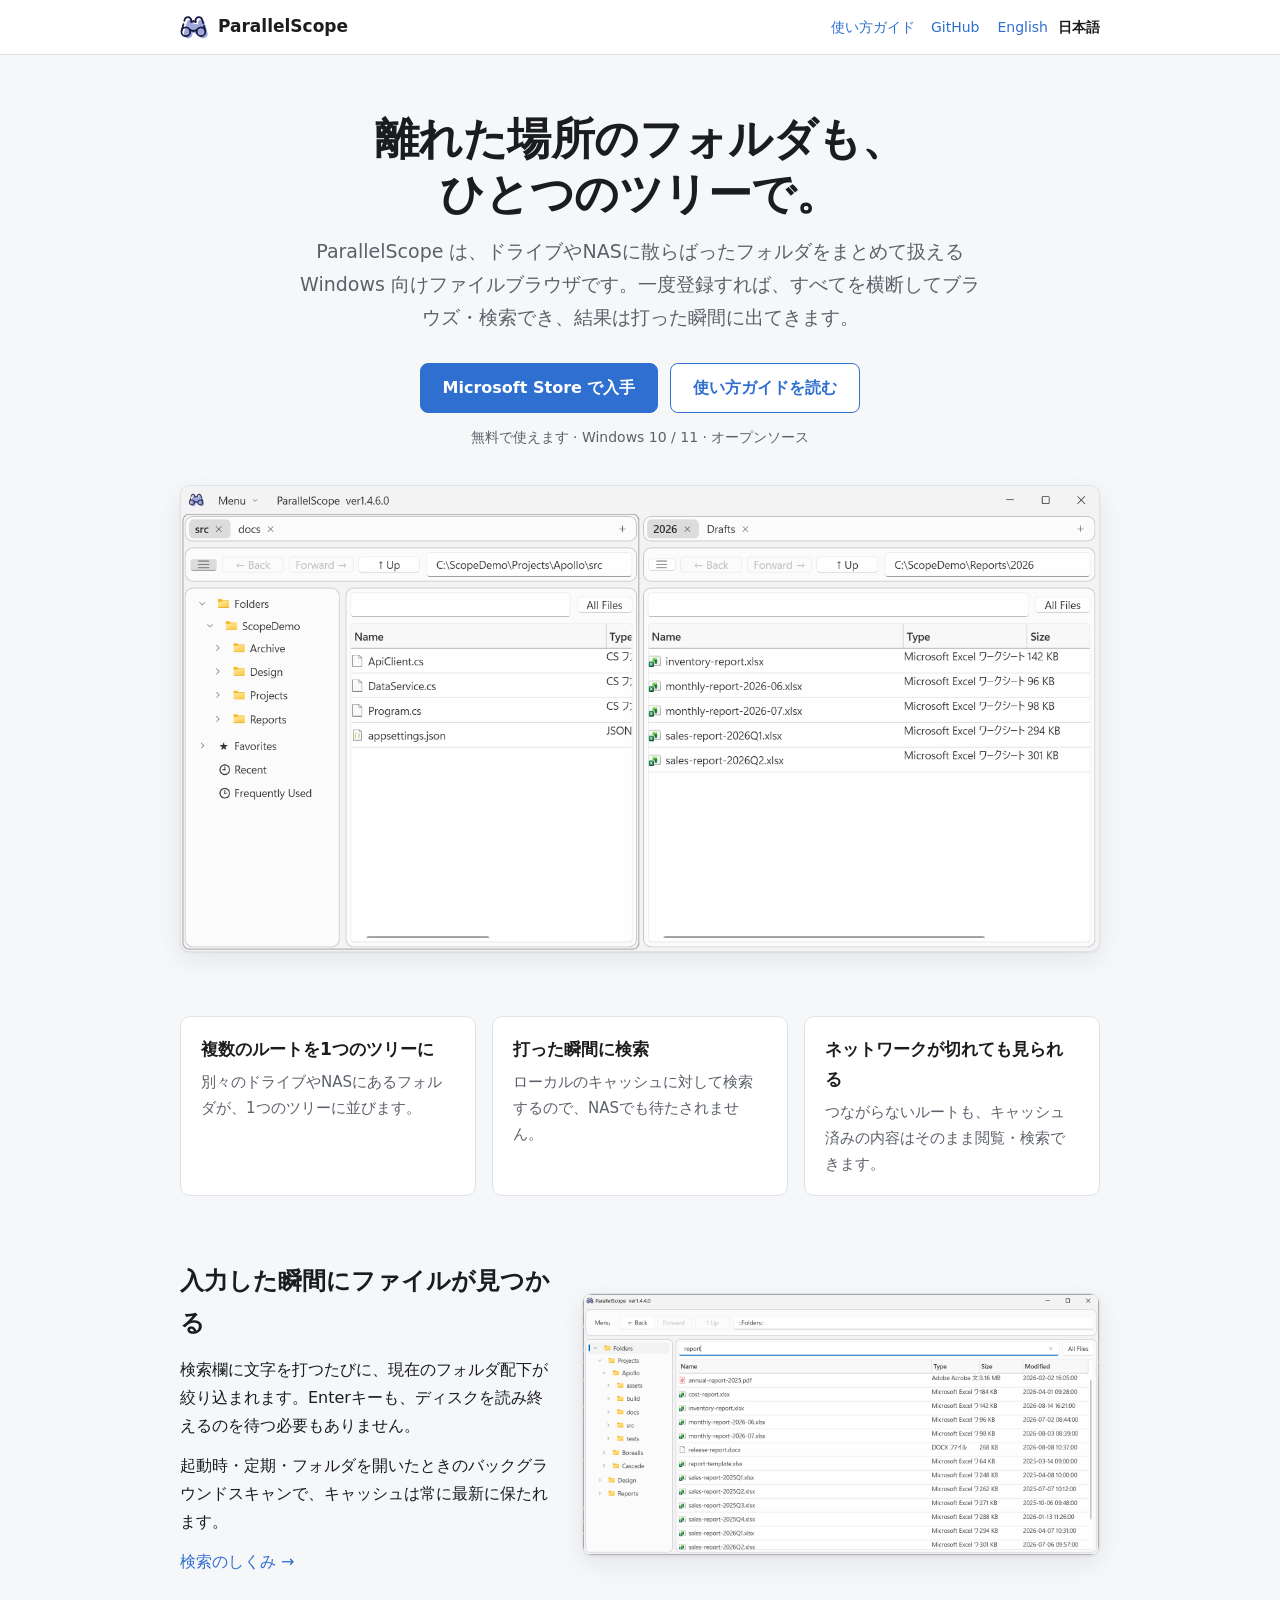
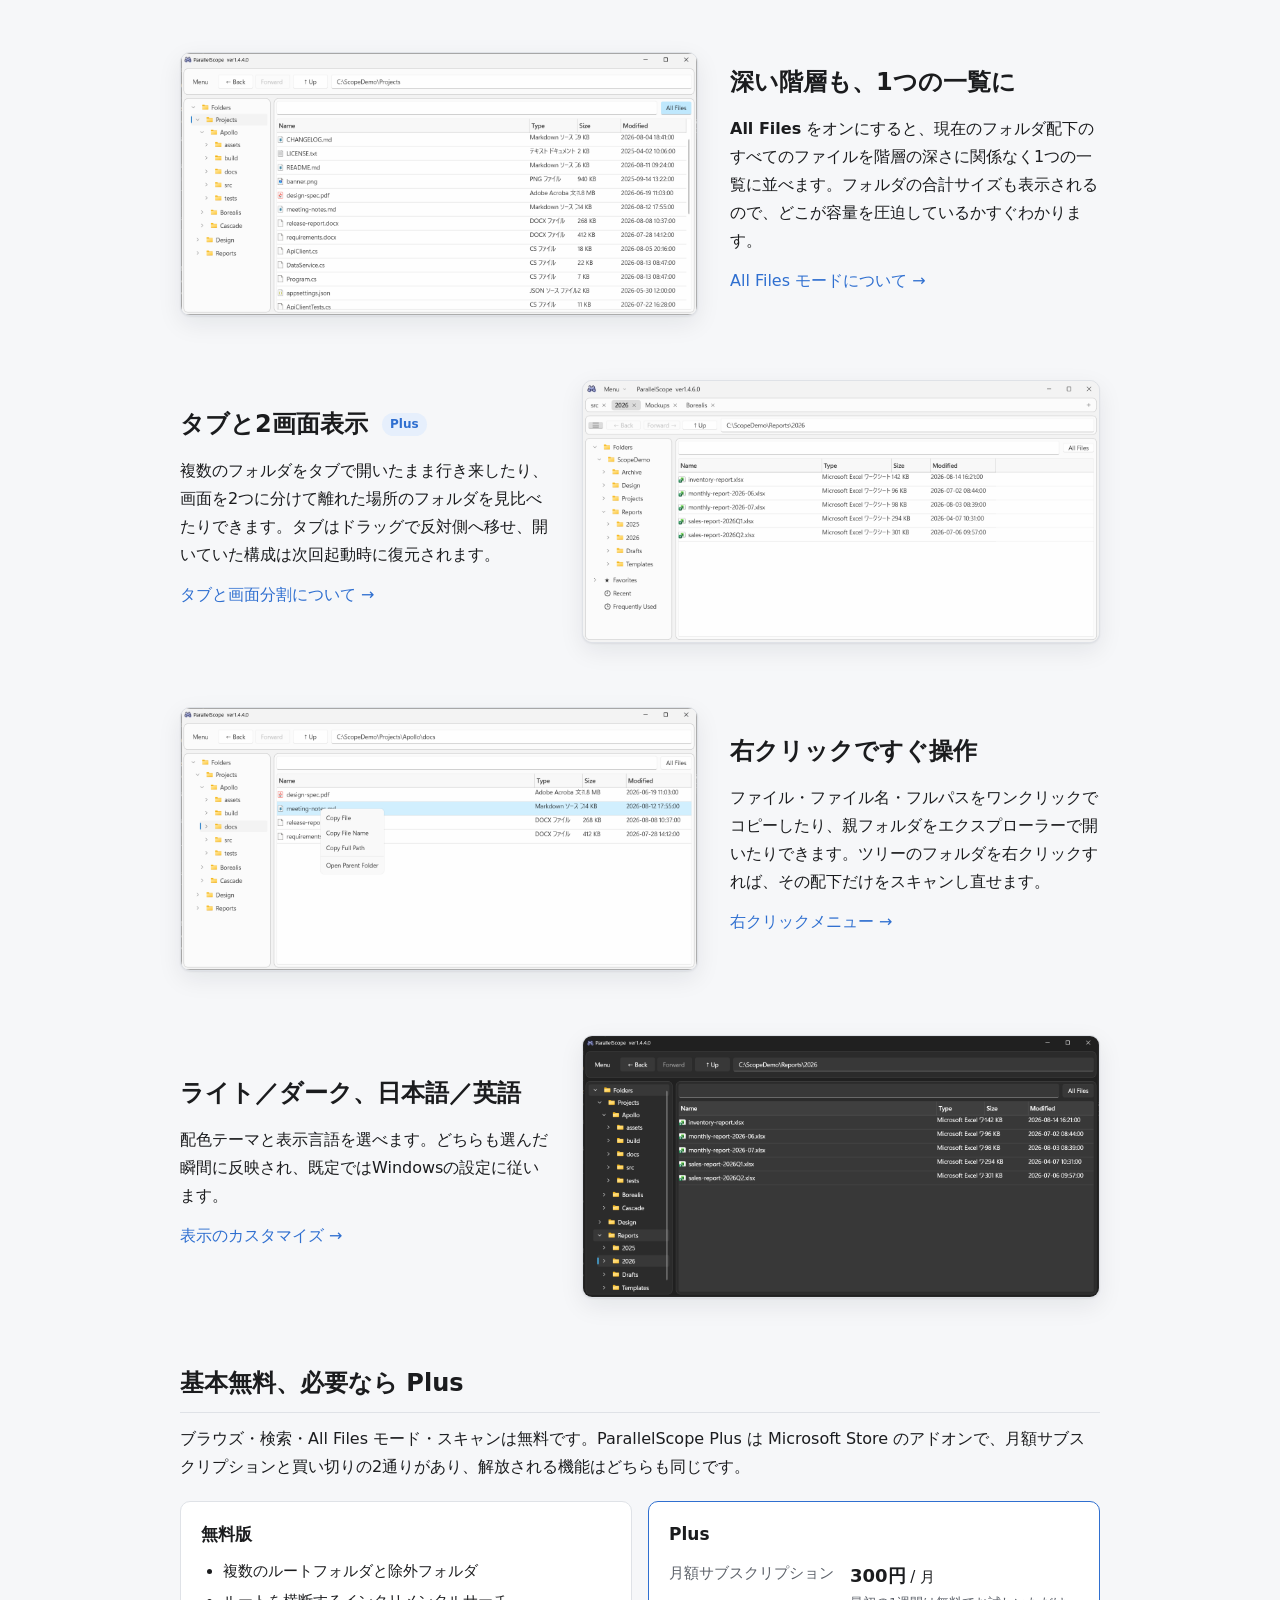
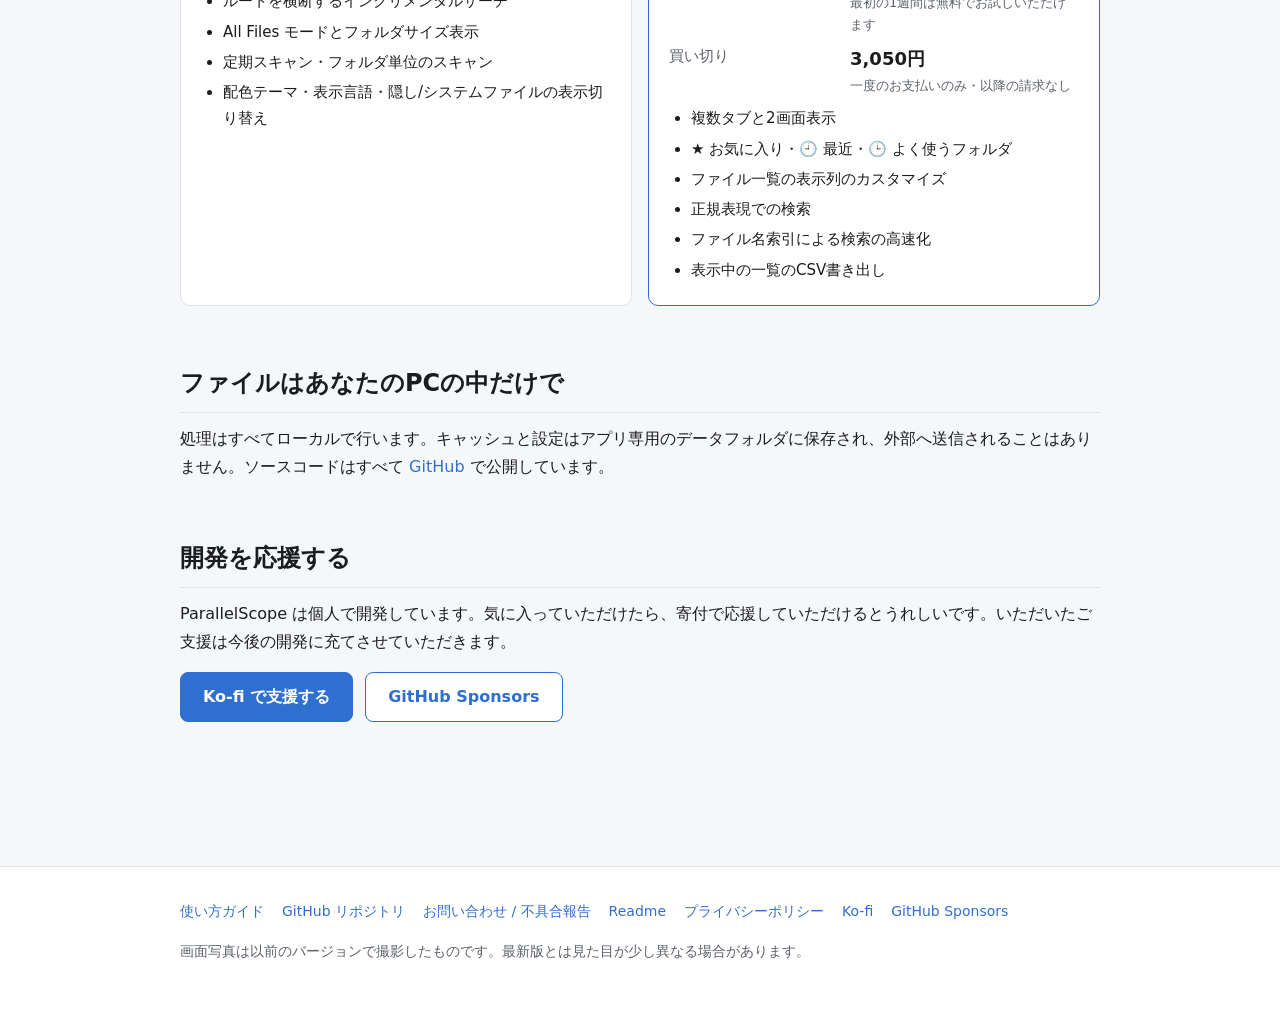
<file: docs/index.ja.html>
<!DOCTYPE html>
<html lang="ja">
<head>
<meta charset="utf-8">
<meta name="viewport" content="width=device-width, initial-scale=1">
<title>ParallelScope – 複数のフォルダ・NASを横断検索できるWindows向けファイルブラウザ</title>
<meta name="description" content="ParallelScope は、複数のドライブやNASにあるフォルダを1つのツリーにまとめ、入力した瞬間に横断検索できる Windows 向けファイルブラウザです。ローカルキャッシュで高速に表示します。">
<link rel="icon" href="images/favicon.svg" type="image/svg+xml">
<link rel="stylesheet" href="style.css">
<link rel="stylesheet" href="intro.css">
<link rel="canonical" href="https://msmsrep.github.io/ParallelScope/index.ja.html">
<link rel="alternate" hreflang="en" href="https://msmsrep.github.io/ParallelScope/">
<link rel="alternate" hreflang="ja" href="https://msmsrep.github.io/ParallelScope/index.ja.html">
<link rel="alternate" hreflang="x-default" href="https://msmsrep.github.io/ParallelScope/">
<meta property="og:type" content="website">
<meta property="og:site_name" content="ParallelScope">
<meta property="og:title" content="ParallelScope – 複数のフォルダ・NASを横断検索できるWindows向けファイルブラウザ">
<meta property="og:description" content="ParallelScope は、複数のドライブやNASにあるフォルダを1つのツリーにまとめ、入力した瞬間に横断検索できる Windows 向けファイルブラウザです。ローカルキャッシュで高速に表示します。">
<meta property="og:url" content="https://msmsrep.github.io/ParallelScope/index.ja.html">
<meta property="og:image" content="https://msmsrep.github.io/ParallelScope/images/13-split-view.png">
<meta property="og:image:width" content="1484">
<meta property="og:image:height" content="752">
<meta property="og:locale" content="ja_JP">
<meta name="twitter:card" content="summary_large_image">
<script type="application/ld+json">
{
  "@context": "https://schema.org",
  "@type": "SoftwareApplication",
  "name": "ParallelScope",
  "url": "https://msmsrep.github.io/ParallelScope/index.ja.html",
  "description": "ParallelScope は、複数のドライブやNASにあるフォルダを1つのツリーにまとめ、入力した瞬間に横断検索できる Windows 向けファイルブラウザです。ローカルキャッシュで高速に表示します。",
  "inLanguage": "ja",
  "operatingSystem": "Windows 10, Windows 11",
  "applicationCategory": "UtilitiesApplication",
  "image": "https://msmsrep.github.io/ParallelScope/images/13-split-view.png",
  "screenshot": [
    "https://msmsrep.github.io/ParallelScope/images/13-split-view.png",
    "https://msmsrep.github.io/ParallelScope/images/02-search.png",
    "https://msmsrep.github.io/ParallelScope/images/03-allfiles.png",
    "https://msmsrep.github.io/ParallelScope/images/12-tabs.png",
    "https://msmsrep.github.io/ParallelScope/images/09-dark.png"
  ],
  "downloadUrl": "https://apps.microsoft.com/detail/9P96W3RFPLP6",
  "offers": {
    "@type": "Offer",
    "price": "0",
    "priceCurrency": "USD"
  },
  "author": {
    "@type": "Person",
    "name": "msmsrep",
    "url": "https://github.com/msmsrep"
  },
  "codeRepository": "https://github.com/msmsrep/ParallelScope"
}
</script>
</head>
<body>

<header class="topbar">
  <div class="wrap">
    <a class="brand" href="index.ja.html"><img src="images/favicon.svg" alt="">ParallelScope</a>
    <nav>
      <a href="guide.ja.html">使い方ガイド</a>
      <a href="https://github.com/msmsrep/ParallelScope">GitHub</a>
    </nav>
    <div class="langbar"><a href="./">English</a><span class="current">日本語</span></div>
  </div>
</header>

<div class="wrap">

<section class="intro-hero">
  <h1>離れた場所のフォルダも、<br>ひとつのツリーで。</h1>
  <p class="lead">ParallelScope は、ドライブやNASに散らばったフォルダをまとめて扱える Windows 向けファイルブラウザです。一度登録すれば、すべてを横断してブラウズ・検索でき、結果は打った瞬間に出てきます。</p>
  <div class="cta">
    <a class="btn primary" href="https://apps.microsoft.com/detail/9P96W3RFPLP6?hl=ja-JP&amp;gl=JP">Microsoft Store で入手</a>
    <a class="btn secondary" href="guide.ja.html">使い方ガイドを読む</a>
  </div>
  <p class="cta-note">無料で使えます · Windows 10 / 11 · オープンソース</p>
  <figure>
    <img src="images/13-split-view.png" alt="2画面表示の ParallelScope。左右それぞれにタブ・フォルダツリー・ファイル一覧がある" width="1484" height="752">
  </figure>
</section>

<div class="highlights">
  <div class="card">
    <h3>複数のルートを1つのツリーに</h3>
    <p>別々のドライブやNASにあるフォルダが、1つのツリーに並びます。</p>
  </div>
  <div class="card">
    <h3>打った瞬間に検索</h3>
    <p>ローカルのキャッシュに対して検索するので、NASでも待たされません。</p>
  </div>
  <div class="card">
    <h3>ネットワークが切れても見られる</h3>
    <p>つながらないルートも、キャッシュ済みの内容はそのまま閲覧・検索できます。</p>
  </div>
</div>

<section class="feature">
  <div class="feature-text">
    <h2>入力した瞬間にファイルが見つかる</h2>
    <p>検索欄に文字を打つたびに、現在のフォルダ配下が絞り込まれます。Enterキーも、ディスクを読み終えるのを待つ必要もありません。</p>
    <p>起動時・定期・フォルダを開いたときのバックグラウンドスキャンで、キャッシュは常に最新に保たれます。</p>
    <p><a href="guide.ja.html#search">検索のしくみ →</a></p>
  </div>
  <figure>
    <img src="images/02-search.png" alt="「report」で検索し、すべてのルートから一致するファイルが並んでいる" width="1484" height="752" loading="lazy">
  </figure>
</section>

<section class="feature reverse">
  <div class="feature-text">
    <h2>深い階層も、1つの一覧に</h2>
    <p><strong>All Files</strong> をオンにすると、現在のフォルダ配下のすべてのファイルを階層の深さに関係なく1つの一覧に並べます。フォルダの合計サイズも表示されるので、どこが容量を圧迫しているかすぐわかります。</p>
    <p><a href="guide.ja.html#allfiles">All Files モードについて →</a></p>
  </div>
  <figure>
    <img src="images/03-allfiles.png" alt="All Files モードでフォルダ配下の全ファイルを一覧表示している" width="1484" height="752" loading="lazy">
  </figure>
</section>

<section class="feature">
  <div class="feature-text">
    <h2>タブと2画面表示 <span class="plus-tag">Plus</span></h2>
    <p>複数のフォルダをタブで開いたまま行き来したり、画面を2つに分けて離れた場所のフォルダを見比べたりできます。タブはドラッグで反対側へ移せ、開いていた構成は次回起動時に復元されます。</p>
    <p><a href="guide.ja.html#tabs">タブと画面分割について →</a></p>
  </div>
  <figure>
    <img src="images/12-tabs.png" alt="複数のフォルダをタブで開き、ツリーにお気に入り・最近・よく使うフォルダが並んでいる" width="1484" height="752" loading="lazy">
  </figure>
</section>

<section class="feature reverse">
  <div class="feature-text">
    <h2>右クリックですぐ操作</h2>
    <p>ファイル・ファイル名・フルパスをワンクリックでコピーしたり、親フォルダをエクスプローラーで開いたりできます。ツリーのフォルダを右クリックすれば、その配下だけをスキャンし直せます。</p>
    <p><a href="guide.ja.html#contextmenu">右クリックメニュー →</a></p>
  </div>
  <figure>
    <img src="images/04-context-menu.png" alt="ファイル一覧の右クリックメニュー" width="1484" height="752" loading="lazy">
  </figure>
</section>

<section class="feature">
  <div class="feature-text">
    <h2>ライト／ダーク、日本語／英語</h2>
    <p>配色テーマと表示言語を選べます。どちらも選んだ瞬間に反映され、既定ではWindowsの設定に従います。</p>
    <p><a href="guide.ja.html#customize">表示のカスタマイズ →</a></p>
  </div>
  <figure>
    <img src="images/09-dark.png" alt="ダークテーマの ParallelScope" width="1484" height="752" loading="lazy">
  </figure>
</section>

<section id="plus">
  <h2>基本無料、必要なら Plus</h2>
  <p>ブラウズ・検索・All Files モード・スキャンは無料です。ParallelScope Plus は Microsoft Store のアドオンで、月額サブスクリプションと買い切りの2通りがあり、解放される機能はどちらも同じです。</p>
  <div class="plans">
    <div class="card">
      <h3>無料版</h3>
      <ul>
        <li>複数のルートフォルダと除外フォルダ</li>
        <li>ルートを横断するインクリメンタルサーチ</li>
        <li>All Files モードとフォルダサイズ表示</li>
        <li>定期スキャン・フォルダ単位のスキャン</li>
        <li>配色テーマ・表示言語・隠し/システムファイルの表示切り替え</li>
      </ul>
    </div>
    <div class="card plus">
      <h3>Plus</h3>
      <dl class="prices">
        <dt>月額サブスクリプション</dt><dd><strong>300円</strong> / 月<span class="price-note">最初の1週間は無料でお試しいただけます</span></dd>
        <dt>買い切り</dt><dd><strong>3,050円</strong><span class="price-note">一度のお支払いのみ・以降の請求なし</span></dd>
      </dl>
      <ul>
        <li>複数タブと2画面表示</li>
        <li>★ お気に入り・🕘 最近・🕒 よく使うフォルダ</li>
        <li>ファイル一覧の表示列のカスタマイズ</li>
        <li>正規表現での検索</li>
        <li>ファイル名索引による検索の高速化</li>
        <li>表示中の一覧のCSV書き出し</li>
      </ul>
    </div>
  </div>
</section>

<section id="privacy">
  <h2>ファイルはあなたのPCの中だけで</h2>
  <p>処理はすべてローカルで行います。キャッシュと設定はアプリ専用のデータフォルダに保存され、外部へ送信されることはありません。ソースコードはすべて <a href="https://github.com/msmsrep/ParallelScope">GitHub</a> で公開しています。</p>
</section>

<section id="support">
  <h2>開発を応援する</h2>
  <p>ParallelScope は個人で開発しています。気に入っていただけたら、寄付で応援していただけるとうれしいです。いただいたご支援は今後の開発に充てさせていただきます。</p>
  <div class="support-links">
    <a class="btn primary" href="https://ko-fi.com/msmsrep">Ko-fi で支援する</a>
    <a class="btn secondary" href="https://github.com/sponsors/msmsrep">GitHub Sponsors</a>
  </div>
</section>

</div>

<footer>
  <div class="wrap">
    <ul>
      <li><a href="guide.ja.html">使い方ガイド</a></li>
      <li><a href="https://github.com/msmsrep/ParallelScope">GitHub リポジトリ</a></li>
      <li><a href="https://github.com/msmsrep/ParallelScope/issues">お問い合わせ / 不具合報告</a></li>
      <li><a href="https://github.com/msmsrep/ParallelScope/blob/main/Readme.ja.md">Readme</a></li>
      <li><a href="privacy.ja.html">プライバシーポリシー</a></li>
      <li><a href="https://ko-fi.com/msmsrep">Ko-fi</a></li>
      <li><a href="https://github.com/sponsors/msmsrep">GitHub Sponsors</a></li>
    </ul>
    <p>画面写真は以前のバージョンで撮影したものです。最新版とは見た目が少し異なる場合があります。</p>
  </div>
</footer>

</body>
</html>
</file>
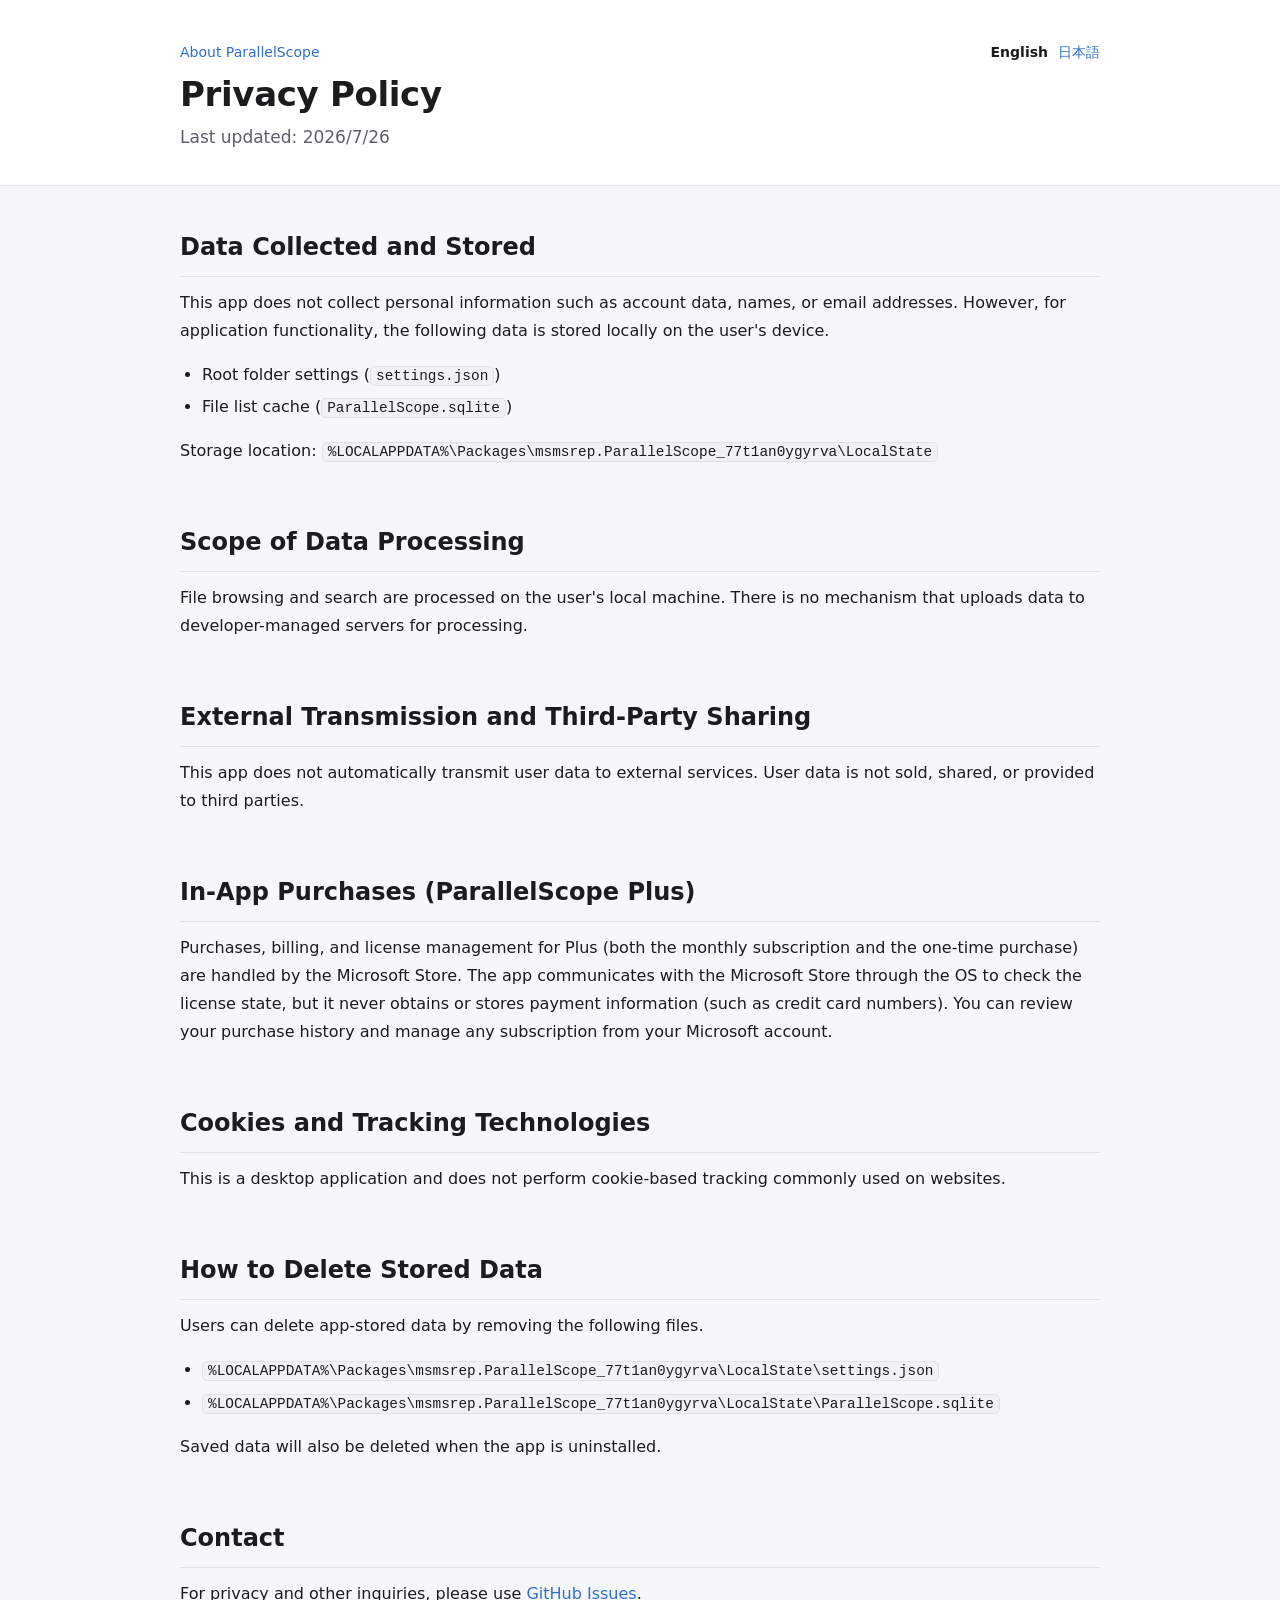
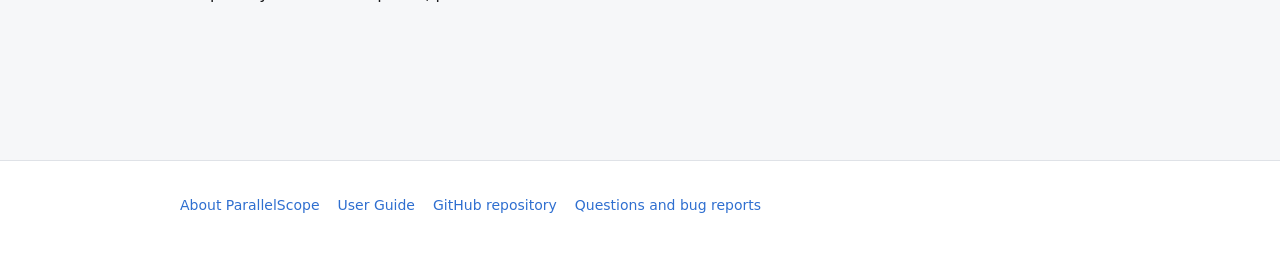
<file: docs/privacy.html>
<!DOCTYPE html>
<html lang="en">
<head>
<meta charset="utf-8">
<meta name="viewport" content="width=device-width, initial-scale=1">
<title>Privacy Policy - ParallelScope</title>
<meta name="description" content="Privacy policy for ParallelScope, a Windows file browser that spans multiple root folders.">
<link rel="icon" href="images/favicon.svg" type="image/svg+xml">
<link rel="stylesheet" href="style.css">
<link rel="canonical" href="https://msmsrep.github.io/ParallelScope/privacy.html">
<link rel="alternate" hreflang="en" href="https://msmsrep.github.io/ParallelScope/privacy.html">
<link rel="alternate" hreflang="ja" href="https://msmsrep.github.io/ParallelScope/privacy.ja.html">
<link rel="alternate" hreflang="x-default" href="https://msmsrep.github.io/ParallelScope/privacy.html">
<meta property="og:type" content="website">
<meta property="og:site_name" content="ParallelScope">
<meta property="og:title" content="Privacy Policy - ParallelScope">
<meta property="og:description" content="Privacy policy for ParallelScope, a Windows file browser that spans multiple root folders.">
<meta property="og:url" content="https://msmsrep.github.io/ParallelScope/privacy.html">
<meta property="og:image" content="https://msmsrep.github.io/ParallelScope/images/13-split-view.png">
<meta property="og:image:width" content="1484">
<meta property="og:image:height" content="752">
<meta property="og:locale" content="en_US">
<meta name="twitter:card" content="summary_large_image">
</head>
<body>

<header class="hero">
  <div class="wrap">
    <div class="langbar"><a class="intro-link" href="./">About ParallelScope</a><span class="current">English</span><a href="privacy.ja.html">日本語</a></div>
    <h1>Privacy Policy</h1>
    <p class="tagline">Last updated: 2026/7/26</p>
  </div>
</header>

<div class="wrap">

<section id="data">
  <h2>Data Collected and Stored</h2>
  <p>
    This app does not collect personal information such as account data, names, or email addresses.
    However, for application functionality, the following data is stored locally on the user's device.
  </p>
  <ul>
    <li>Root folder settings (<code>settings.json</code>)</li>
    <li>File list cache (<code>ParallelScope.sqlite</code>)</li>
  </ul>
  <p>Storage location: <code>%LOCALAPPDATA%\Packages\msmsrep.ParallelScope_77t1an0ygyrva\LocalState</code></p>
</section>

<section id="processing">
  <h2>Scope of Data Processing</h2>
  <p>
    File browsing and search are processed on the user's local machine.
    There is no mechanism that uploads data to developer-managed servers for processing.
  </p>
</section>

<section id="sharing">
  <h2>External Transmission and Third-Party Sharing</h2>
  <p>
    This app does not automatically transmit user data to external services.
    User data is not sold, shared, or provided to third parties.
  </p>
</section>

<section id="purchases">
  <h2>In-App Purchases (ParallelScope Plus)</h2>
  <p>
    Purchases, billing, and license management for Plus (both the monthly subscription and the one-time purchase) are handled by the Microsoft Store.
    The app communicates with the Microsoft Store through the OS to check the license state, but it never obtains or stores payment information (such as credit card numbers).
    You can review your purchase history and manage any subscription from your Microsoft account.
  </p>
</section>

<section id="cookies">
  <h2>Cookies and Tracking Technologies</h2>
  <p>This is a desktop application and does not perform cookie-based tracking commonly used on websites.</p>
</section>

<section id="delete">
  <h2>How to Delete Stored Data</h2>
  <p>Users can delete app-stored data by removing the following files.</p>
  <ul>
    <li><code>%LOCALAPPDATA%\Packages\msmsrep.ParallelScope_77t1an0ygyrva\LocalState\settings.json</code></li>
    <li><code>%LOCALAPPDATA%\Packages\msmsrep.ParallelScope_77t1an0ygyrva\LocalState\ParallelScope.sqlite</code></li>
  </ul>
  <p>Saved data will also be deleted when the app is uninstalled.</p>
</section>

<section id="contact">
  <h2>Contact</h2>
  <p>For privacy and other inquiries, please use <a href="https://github.com/msmsrep/ParallelScope/issues">GitHub Issues</a>.</p>
</section>

</div>

<footer>
  <div class="wrap">
    <ul>
      <li><a href="./">About ParallelScope</a></li>
      <li><a href="guide.html">User Guide</a></li>
      <li><a href="https://github.com/msmsrep/ParallelScope">GitHub repository</a></li>
      <li><a href="https://github.com/msmsrep/ParallelScope/issues">Questions and bug reports</a></li>
    </ul>
  </div>
</footer>

</body>
</html>
</file>
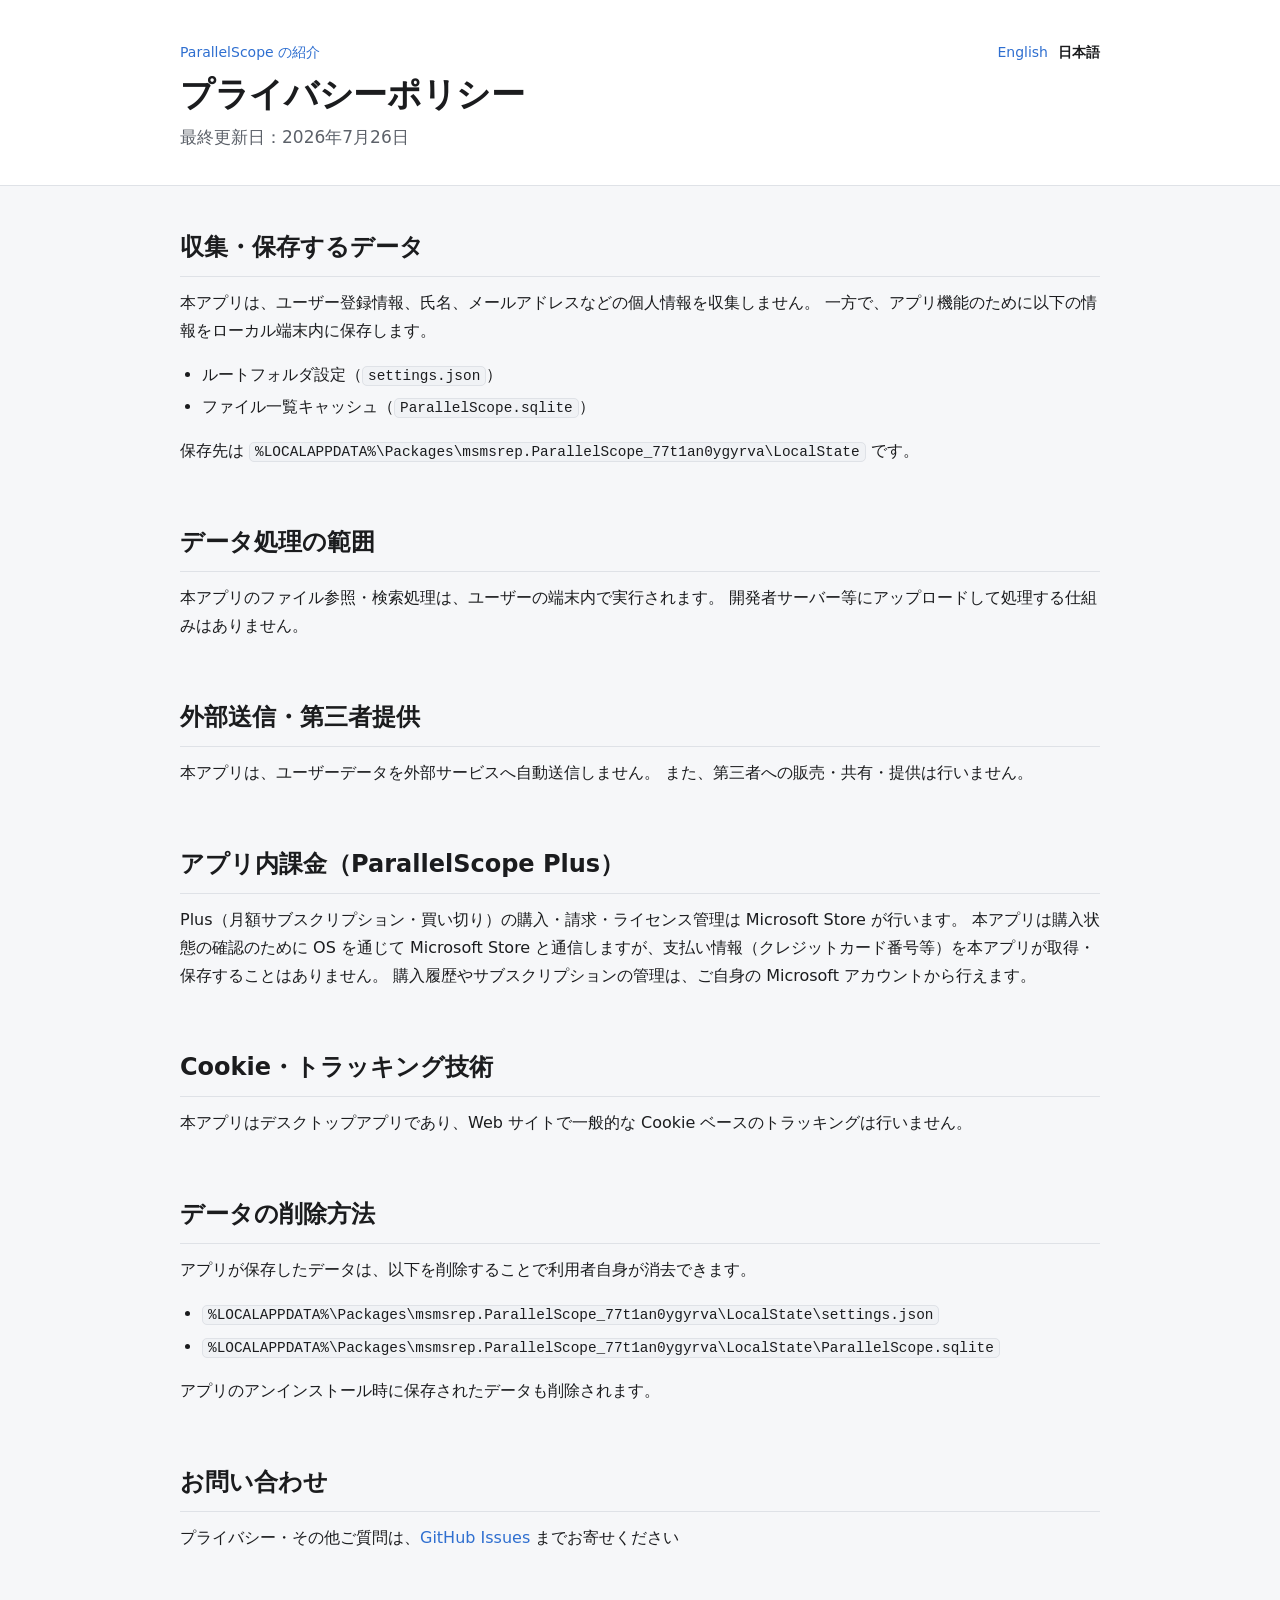
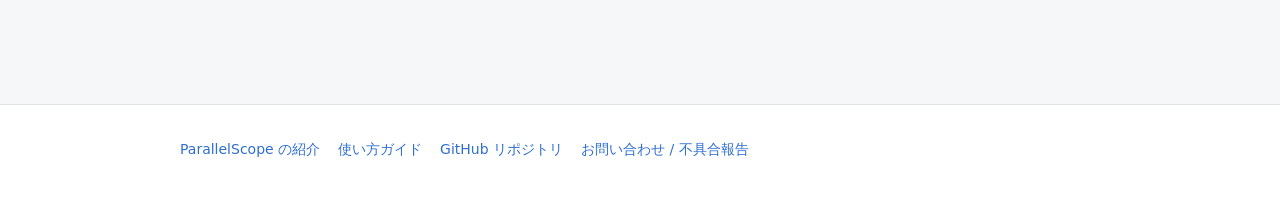
<file: docs/privacy.ja.html>
<!DOCTYPE html>
<html lang="ja">
<head>
<meta charset="utf-8">
<meta name="viewport" content="width=device-width, initial-scale=1">
<title>プライバシーポリシー - ParallelScope</title>
<meta name="description" content="ParallelScope（Windows向けの複数ルート横断ファイルブラウザ）のプライバシーポリシー。">
<link rel="icon" href="images/favicon.svg" type="image/svg+xml">
<link rel="stylesheet" href="style.css">
<link rel="canonical" href="https://msmsrep.github.io/ParallelScope/privacy.ja.html">
<link rel="alternate" hreflang="en" href="https://msmsrep.github.io/ParallelScope/privacy.html">
<link rel="alternate" hreflang="ja" href="https://msmsrep.github.io/ParallelScope/privacy.ja.html">
<link rel="alternate" hreflang="x-default" href="https://msmsrep.github.io/ParallelScope/privacy.html">
<meta property="og:type" content="website">
<meta property="og:site_name" content="ParallelScope">
<meta property="og:title" content="プライバシーポリシー - ParallelScope">
<meta property="og:description" content="ParallelScope（Windows向けの複数ルート横断ファイルブラウザ）のプライバシーポリシー。">
<meta property="og:url" content="https://msmsrep.github.io/ParallelScope/privacy.ja.html">
<meta property="og:image" content="https://msmsrep.github.io/ParallelScope/images/13-split-view.png">
<meta property="og:image:width" content="1484">
<meta property="og:image:height" content="752">
<meta property="og:locale" content="ja_JP">
<meta name="twitter:card" content="summary_large_image">
</head>
<body>

<header class="hero">
  <div class="wrap">
    <div class="langbar"><a class="intro-link" href="index.ja.html">ParallelScope の紹介</a><a href="privacy.html">English</a><span class="current">日本語</span></div>
    <h1>プライバシーポリシー</h1>
    <p class="tagline">最終更新日：2026年7月26日</p>
  </div>
</header>

<div class="wrap">

<section id="data">
  <h2>収集・保存するデータ</h2>
  <p>
    本アプリは、ユーザー登録情報、氏名、メールアドレスなどの個人情報を収集しません。
    一方で、アプリ機能のために以下の情報をローカル端末内に保存します。
  </p>
  <ul>
    <li>ルートフォルダ設定（<code>settings.json</code>）</li>
    <li>ファイル一覧キャッシュ（<code>ParallelScope.sqlite</code>）</li>
  </ul>
  <p>保存先は <code>%LOCALAPPDATA%\Packages\msmsrep.ParallelScope_77t1an0ygyrva\LocalState</code> です。</p>
</section>

<section id="processing">
  <h2>データ処理の範囲</h2>
  <p>
    本アプリのファイル参照・検索処理は、ユーザーの端末内で実行されます。
    開発者サーバー等にアップロードして処理する仕組みはありません。
  </p>
</section>

<section id="sharing">
  <h2>外部送信・第三者提供</h2>
  <p>
    本アプリは、ユーザーデータを外部サービスへ自動送信しません。
    また、第三者への販売・共有・提供は行いません。
  </p>
</section>

<section id="purchases">
  <h2>アプリ内課金（ParallelScope Plus）</h2>
  <p>
    Plus（月額サブスクリプション・買い切り）の購入・請求・ライセンス管理は Microsoft Store が行います。
    本アプリは購入状態の確認のために OS を通じて Microsoft Store と通信しますが、支払い情報（クレジットカード番号等）を本アプリが取得・保存することはありません。
    購入履歴やサブスクリプションの管理は、ご自身の Microsoft アカウントから行えます。
  </p>
</section>

<section id="cookies">
  <h2>Cookie・トラッキング技術</h2>
  <p>本アプリはデスクトップアプリであり、Web サイトで一般的な Cookie ベースのトラッキングは行いません。</p>
</section>

<section id="delete">
  <h2>データの削除方法</h2>
  <p>アプリが保存したデータは、以下を削除することで利用者自身が消去できます。</p>
  <ul>
    <li><code>%LOCALAPPDATA%\Packages\msmsrep.ParallelScope_77t1an0ygyrva\LocalState\settings.json</code></li>
    <li><code>%LOCALAPPDATA%\Packages\msmsrep.ParallelScope_77t1an0ygyrva\LocalState\ParallelScope.sqlite</code></li>
  </ul>
  <p>アプリのアンインストール時に保存されたデータも削除されます。</p>
</section>

<section id="contact">
  <h2>お問い合わせ</h2>
  <p>プライバシー・その他ご質問は、<a href="https://github.com/msmsrep/ParallelScope/issues">GitHub Issues</a> までお寄せください</p>
</section>

</div>

<footer>
  <div class="wrap">
    <ul>
      <li><a href="index.ja.html">ParallelScope の紹介</a></li>
      <li><a href="guide.ja.html">使い方ガイド</a></li>
      <li><a href="https://github.com/msmsrep/ParallelScope">GitHub リポジトリ</a></li>
      <li><a href="https://github.com/msmsrep/ParallelScope/issues">お問い合わせ / 不具合報告</a></li>
    </ul>
  </div>
</footer>

</body>
</html>
</file>
<file: docs/style.css>
:root {
  color-scheme: light dark;
  --bg: #f6f7f9;
  --surface: #ffffff;
  --surface-2: #f0f2f5;
  --text: #1b1c1e;
  --text-dim: #5c6169;
  --border: #dfe2e7;
  --accent: #2f6fd0;
  --accent-soft: #e6effc;
  --shadow: 0 1px 2px rgba(16, 22, 32, .06), 0 8px 24px rgba(16, 22, 32, .08);
  --radius: 10px;
}

@media (prefers-color-scheme: dark) {
  :root {
    --bg: #16181c;
    --surface: #1f2228;
    --surface-2: #262a31;
    --text: #e7e9ec;
    --text-dim: #a2a9b4;
    --border: #333842;
    --accent: #7aa9f0;
    --accent-soft: #23324a;
    --shadow: 0 1px 2px rgba(0, 0, 0, .4), 0 8px 24px rgba(0, 0, 0, .35);
  }
}

* { box-sizing: border-box; }

body {
  margin: 0;
  background: var(--bg);
  color: var(--text);
  font-family: "Segoe UI Variable Text", "Segoe UI", "Yu Gothic UI", "Hiragino Sans", Meiryo, system-ui, sans-serif;
  font-size: 16px;
  line-height: 1.75;
  -webkit-text-size-adjust: 100%;
}

a { color: var(--accent); text-decoration: none; }
a:hover { text-decoration: underline; }

.wrap {
  max-width: 960px;
  margin: 0 auto;
  padding: 0 20px 96px;
}

/* ---- header ---- */

header.hero {
  border-bottom: 1px solid var(--border);
  background: var(--surface);
  margin-bottom: 40px;
}

header.hero .wrap { padding-top: 40px; padding-bottom: 32px; }

.langbar {
  display: flex;
  justify-content: flex-end;
  gap: 10px;
  font-size: 14px;
  color: var(--text-dim);
  margin-bottom: 8px;
}

.langbar .current { color: var(--text); font-weight: 600; }
.langbar .intro-link { margin-right: auto; }

h1 {
  font-size: 34px;
  line-height: 1.25;
  margin: 0 0 8px;
  letter-spacing: -.01em;
}

.tagline { margin: 0; color: var(--text-dim); font-size: 17px; }

.badges { margin-top: 18px; display: flex; flex-wrap: wrap; gap: 8px; }

.badge {
  font-size: 13px;
  padding: 3px 10px;
  border: 1px solid var(--border);
  border-radius: 999px;
  background: var(--surface-2);
  color: var(--text-dim);
}

/* ---- table of contents ---- */

nav.toc {
  background: var(--surface);
  border: 1px solid var(--border);
  border-radius: var(--radius);
  padding: 18px 22px;
  margin-bottom: 44px;
}

nav.toc h2 { font-size: 14px; text-transform: uppercase; letter-spacing: .08em; color: var(--text-dim); margin: 0 0 10px; }
nav.toc ol { margin: 0; padding-left: 20px; columns: 2; column-gap: 32px; }
nav.toc li { margin: 2px 0; break-inside: avoid; }

@media (max-width: 620px) { nav.toc ol { columns: 1; } }

/* ---- sections ---- */

section { margin-bottom: 56px; scroll-margin-top: 16px; }

h2 {
  font-size: 24px;
  margin: 0 0 6px;
  padding-bottom: 8px;
  border-bottom: 1px solid var(--border);
}

h3 { font-size: 18px; margin: 28px 0 4px; }

p { margin: 12px 0; }

ul, ol { padding-left: 22px; }
li { margin: 4px 0; }

code {
  font-family: "Cascadia Mono", Consolas, "SF Mono", monospace;
  font-size: .9em;
  background: var(--surface-2);
  border: 1px solid var(--border);
  border-radius: 5px;
  padding: 1px 5px;
}

/* ---- figures ---- */

figure { margin: 22px 0; }

figure img {
  display: block;
  width: 100%;
  height: auto;
  border: 1px solid var(--border);
  border-radius: var(--radius);
  box-shadow: var(--shadow);
  background: var(--surface);
}

figcaption {
  margin-top: 10px;
  font-size: 14px;
  color: var(--text-dim);
}

.shot-pair { display: grid; grid-template-columns: 1fr 1fr; gap: 20px; }
@media (max-width: 700px) { .shot-pair { grid-template-columns: 1fr; } }

/* ---- callouts over the overview screenshot ---- */

.callout-shot { position: relative; }

.callout-shot .pin {
  position: absolute;
  transform: translate(-50%, -50%);
  width: 26px;
  height: 26px;
  border-radius: 50%;
  background: var(--accent);
  color: #fff;
  font-size: 14px;
  font-weight: 700;
  line-height: 26px;
  text-align: center;
  box-shadow: 0 0 0 3px rgba(255, 255, 255, .9), 0 2px 6px rgba(0, 0, 0, .3);
}

@media (max-width: 560px) {
  .callout-shot .pin { width: 20px; height: 20px; line-height: 20px; font-size: 12px; }
}

ol.legend { counter-reset: none; list-style: none; padding-left: 0; }

ol.legend li {
  display: grid;
  grid-template-columns: 26px 1fr;
  gap: 10px;
  align-items: start;
  margin: 8px 0;
}

ol.legend li::before {
  content: counter(legend-item);
  counter-increment: legend-item;
  width: 22px;
  height: 22px;
  margin-top: 3px;
  border-radius: 50%;
  background: var(--accent-soft);
  color: var(--accent);
  font-size: 13px;
  font-weight: 700;
  line-height: 22px;
  text-align: center;
}

ol.legend { counter-reset: legend-item; }

/* ---- notes ---- */

.note {
  border: 1px solid var(--border);
  border-left: 3px solid var(--accent);
  background: var(--surface);
  border-radius: 0 var(--radius) var(--radius) 0;
  padding: 12px 18px;
  margin: 20px 0;
}

.note p:first-child { margin-top: 0; }
.note p:last-child { margin-bottom: 0; }

/* ---- steps ---- */

ol.steps { padding-left: 20px; }
ol.steps > li { margin: 14px 0; }
ol.steps > li > strong { display: block; }

/* ---- tables ---- */

.table-wrap { overflow-x: auto; }

table {
  border-collapse: collapse;
  width: 100%;
  font-size: 15px;
  background: var(--surface);
  border: 1px solid var(--border);
  border-radius: var(--radius);
  overflow: hidden;
}

th, td { text-align: left; padding: 9px 14px; border-bottom: 1px solid var(--border); vertical-align: top; }
th { background: var(--surface-2); font-weight: 600; white-space: nowrap; }
tr:last-child td { border-bottom: 0; }

/* ---- footer ---- */

footer {
  border-top: 1px solid var(--border);
  background: var(--surface);
  color: var(--text-dim);
  font-size: 14px;
}

footer .wrap { padding-top: 28px; padding-bottom: 40px; }
footer ul { list-style: none; padding: 0; display: flex; flex-wrap: wrap; gap: 18px; margin: 0 0 12px; }

/* ---- buttons / support (shared with the intro page) ---- */

.btn {
  display: inline-block;
  padding: 10px 22px;
  border-radius: 8px;
  font-weight: 600;
  border: 1px solid var(--accent);
}

.btn:hover { text-decoration: none; }
.btn.primary { background: var(--accent); color: #fff; }
.btn.secondary { background: var(--surface); color: var(--accent); }

@media (prefers-color-scheme: dark) {
  .btn.primary { color: #0d1522; }
}

#support { margin-bottom: 48px; }

.support-links {
  display: flex;
  flex-wrap: wrap;
  gap: 12px;
  margin-top: 16px;
}
</file>
<file: docs/intro.css>
/* 紹介ページ専用。色・文字・図版の基本は style.css（ガイドと共通）を使う。 */

.topbar {
  border-bottom: 1px solid var(--border);
  background: var(--surface);
}

.topbar .wrap {
  display: flex;
  align-items: center;
  gap: 18px;
  padding-top: 12px;
  padding-bottom: 12px;
  flex-wrap: wrap;
}

.brand {
  display: flex;
  align-items: center;
  gap: 10px;
  font-weight: 700;
  font-size: 17px;
  color: var(--text);
  margin-right: auto;
}

.brand:hover { text-decoration: none; }
.brand img { width: 28px; height: 28px; }

.topbar nav { display: flex; gap: 16px; font-size: 14px; flex-wrap: wrap; }
.topbar .langbar { margin: 0; }

/* ---- hero ---- */

.intro-hero { padding: 56px 0 8px; text-align: center; }

.intro-hero h1 { font-size: 44px; margin-bottom: 14px; }

.intro-hero .lead {
  font-size: 19px;
  color: var(--text-dim);
  max-width: 680px;
  margin: 0 auto;
}

.cta {
  display: flex;
  justify-content: center;
  flex-wrap: wrap;
  gap: 12px;
  margin: 28px 0 12px;
}

.cta-note { font-size: 14px; color: var(--text-dim); margin: 0 0 36px; }

.intro-hero figure { margin: 0; }

@media (max-width: 560px) {
  .intro-hero h1 { font-size: 32px; }
  .intro-hero .lead { font-size: 17px; }
}

/* ---- highlights ---- */

.highlights {
  display: grid;
  grid-template-columns: repeat(3, 1fr);
  gap: 16px;
  margin: 48px 0 64px;
}

@media (max-width: 760px) { .highlights { grid-template-columns: 1fr; } }

.card {
  background: var(--surface);
  border: 1px solid var(--border);
  border-radius: var(--radius);
  padding: 18px 20px;
}

.card h3 { margin: 0 0 4px; font-size: 17px; }
.card p { margin: 0; color: var(--text-dim); font-size: 15px; }

/* ---- feature rows ---- */

.feature {
  display: grid;
  grid-template-columns: 5fr 7fr;
  gap: 32px;
  align-items: center;
  margin-bottom: 64px;
}

.feature.reverse { grid-template-columns: 7fr 5fr; }
.feature.reverse .feature-text { order: 2; }

@media (max-width: 760px) {
  .feature, .feature.reverse { grid-template-columns: 1fr; gap: 8px; }
  .feature.reverse .feature-text { order: 0; }
}

.feature h2 { border-bottom: 0; padding-bottom: 0; }
.feature figure { margin: 0; }

.plus-tag {
  display: inline-block;
  font-size: 12px;
  font-weight: 700;
  padding: 1px 8px;
  border-radius: 999px;
  background: var(--accent-soft);
  color: var(--accent);
  vertical-align: middle;
  margin-left: 6px;
}

/* ---- free / plus ---- */

.plans {
  display: grid;
  grid-template-columns: 1fr 1fr;
  gap: 16px;
  margin-top: 20px;
}

@media (max-width: 700px) { .plans { grid-template-columns: 1fr; } }

.plans .card ul { margin: 8px 0 0; color: var(--text); font-size: 15px; }
.plans .card.plus { border-color: var(--accent); }

.prices {
  display: grid;
  grid-template-columns: auto 1fr;
  gap: 6px 16px;
  margin: 10px 0 4px;
  font-size: 15px;
}

.prices dt { color: var(--text-dim); }
.prices dd { margin: 0; }
.prices strong { font-size: 18px; }
.price-note { display: block; font-size: 13px; color: var(--text-dim); }
.plans .card .price-footnote { font-size: 13px; color: var(--text-dim); margin: 6px 0 0; }

@media (max-width: 420px) {
  .prices { grid-template-columns: 1fr; gap: 0; }
  .prices dd { margin-bottom: 8px; }
}
</file>
